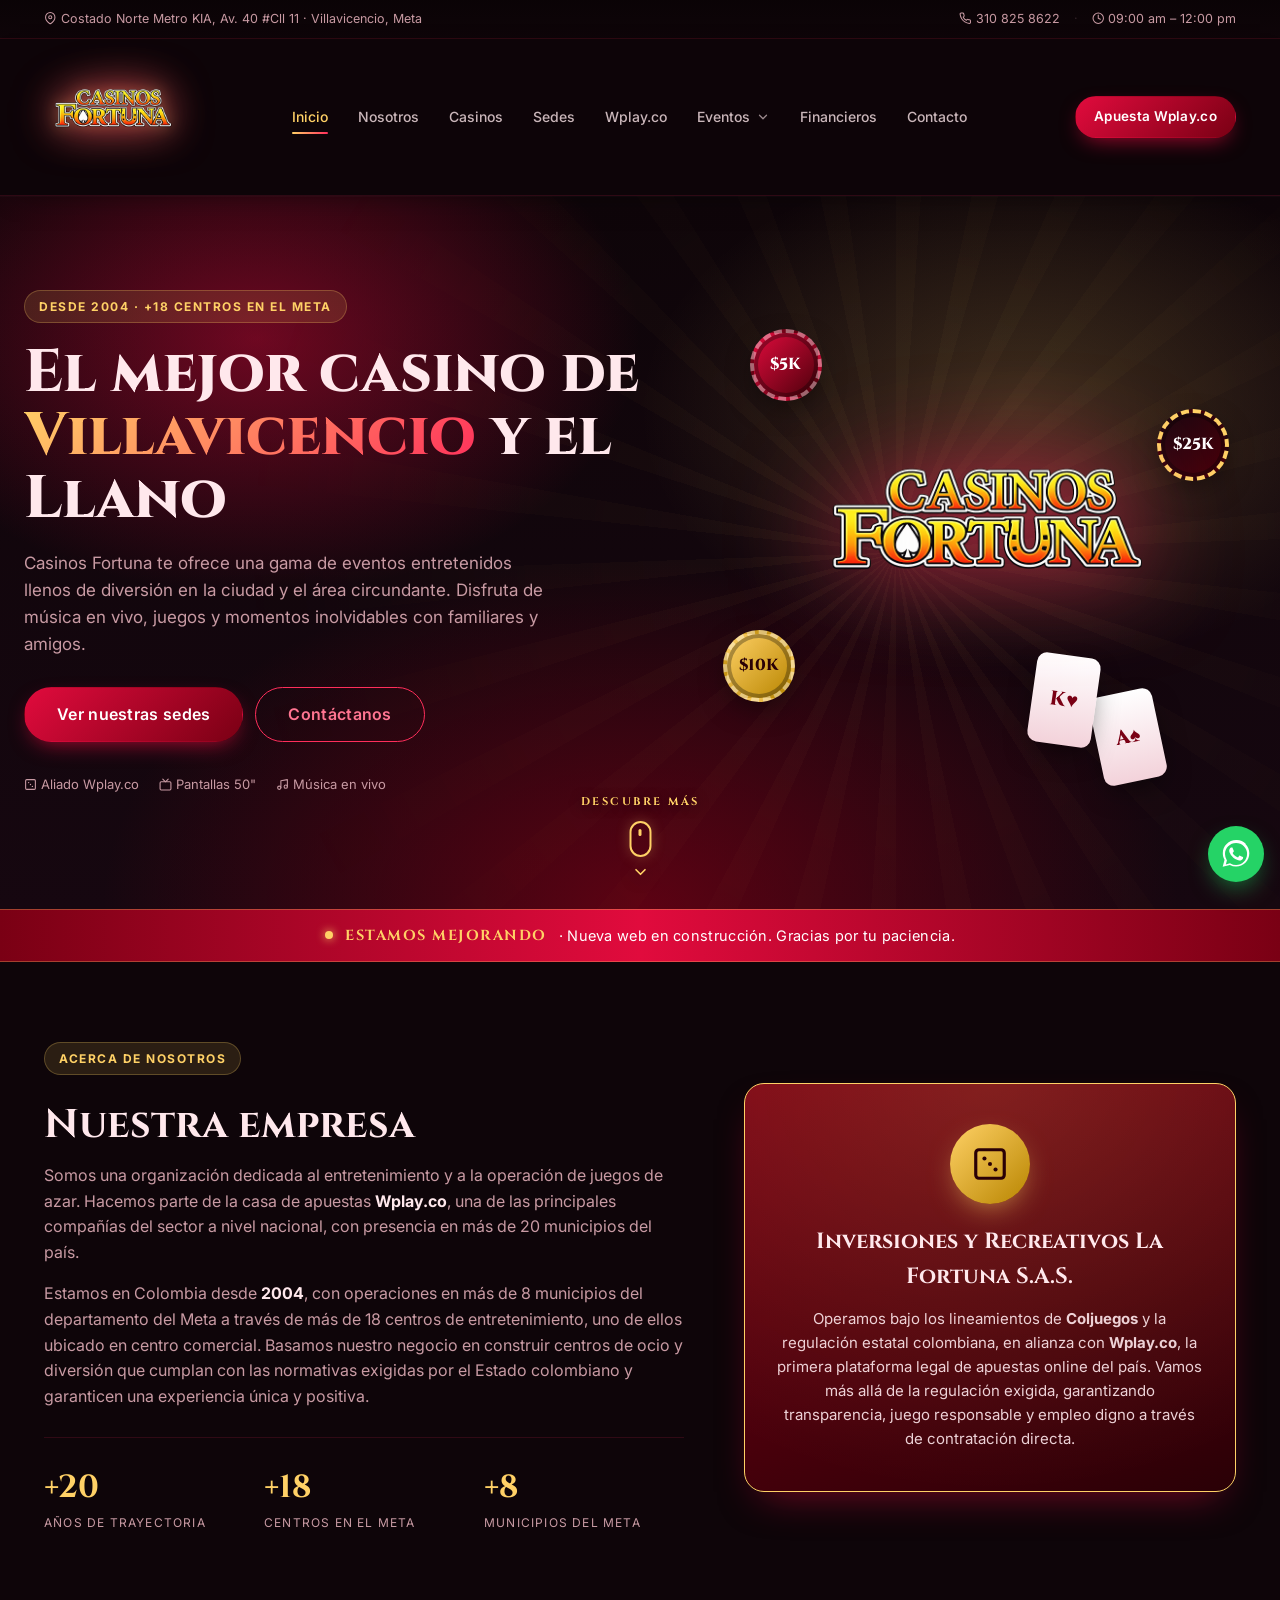
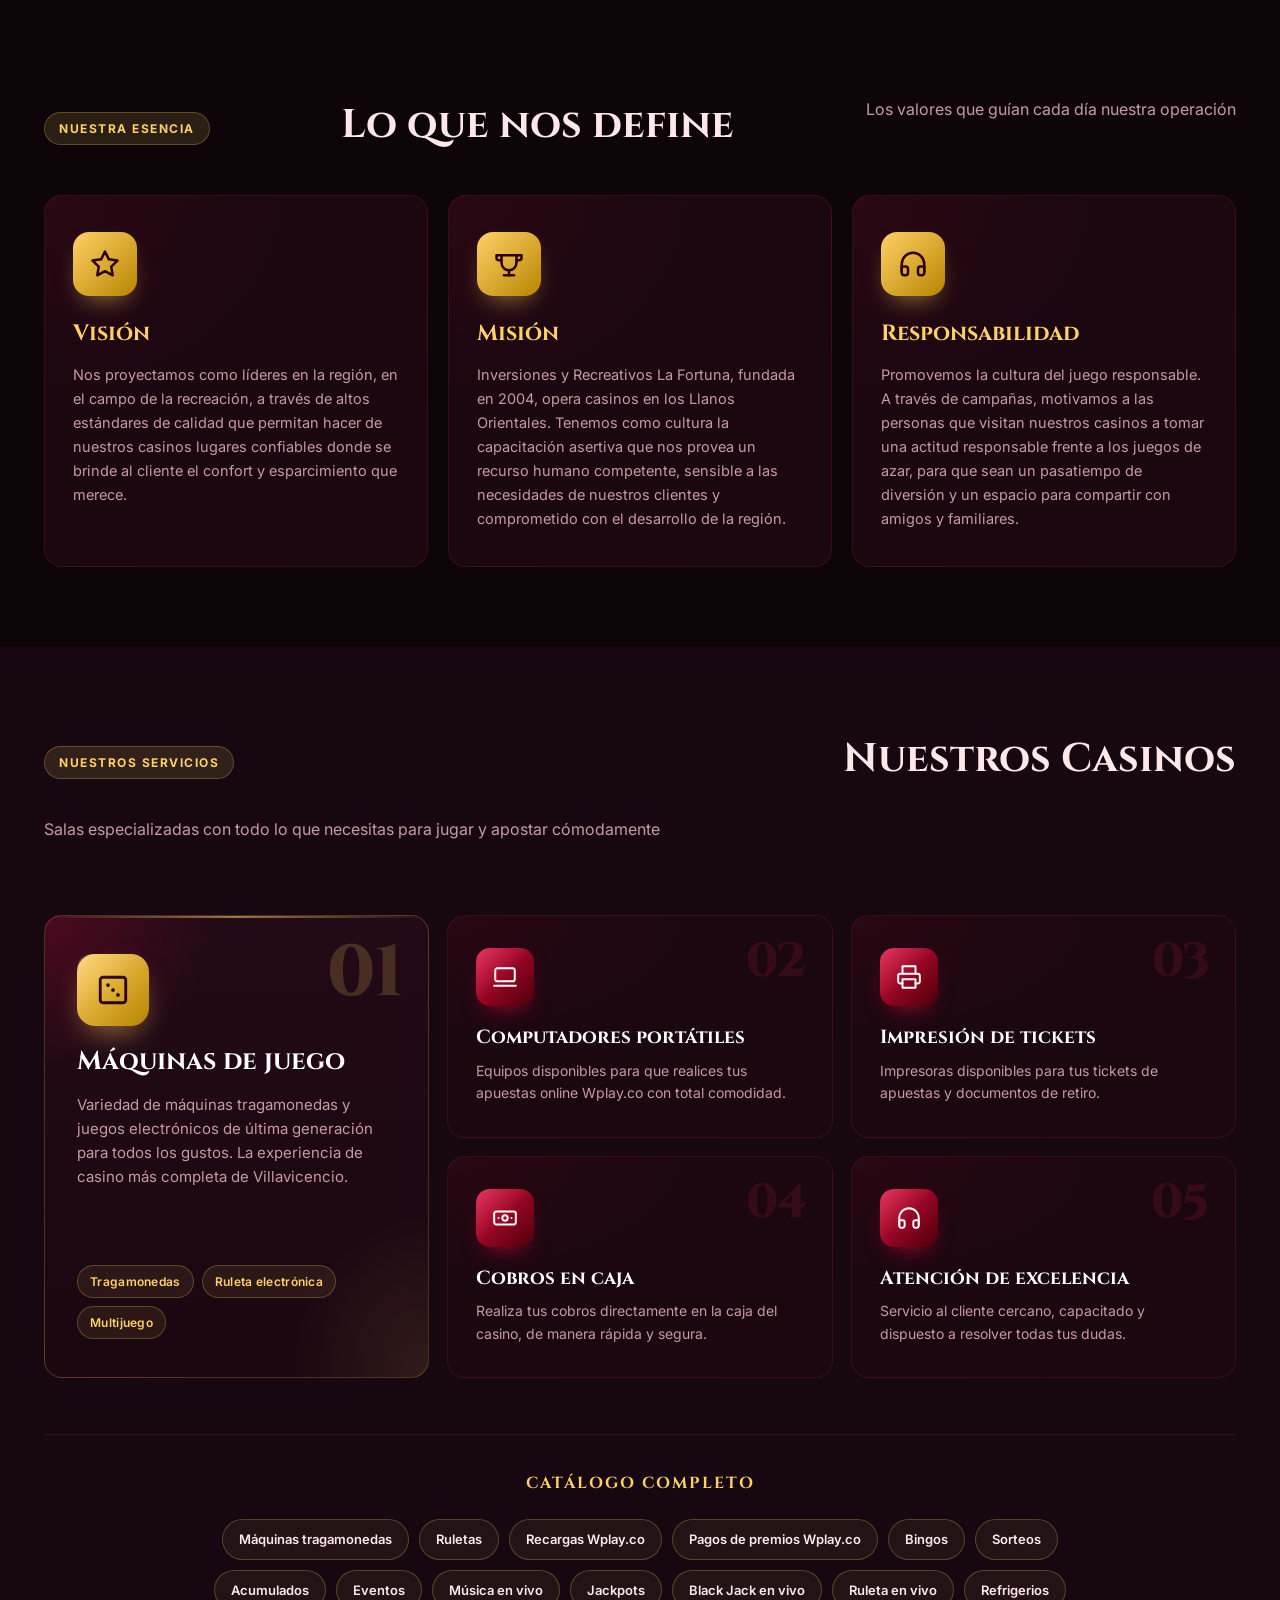
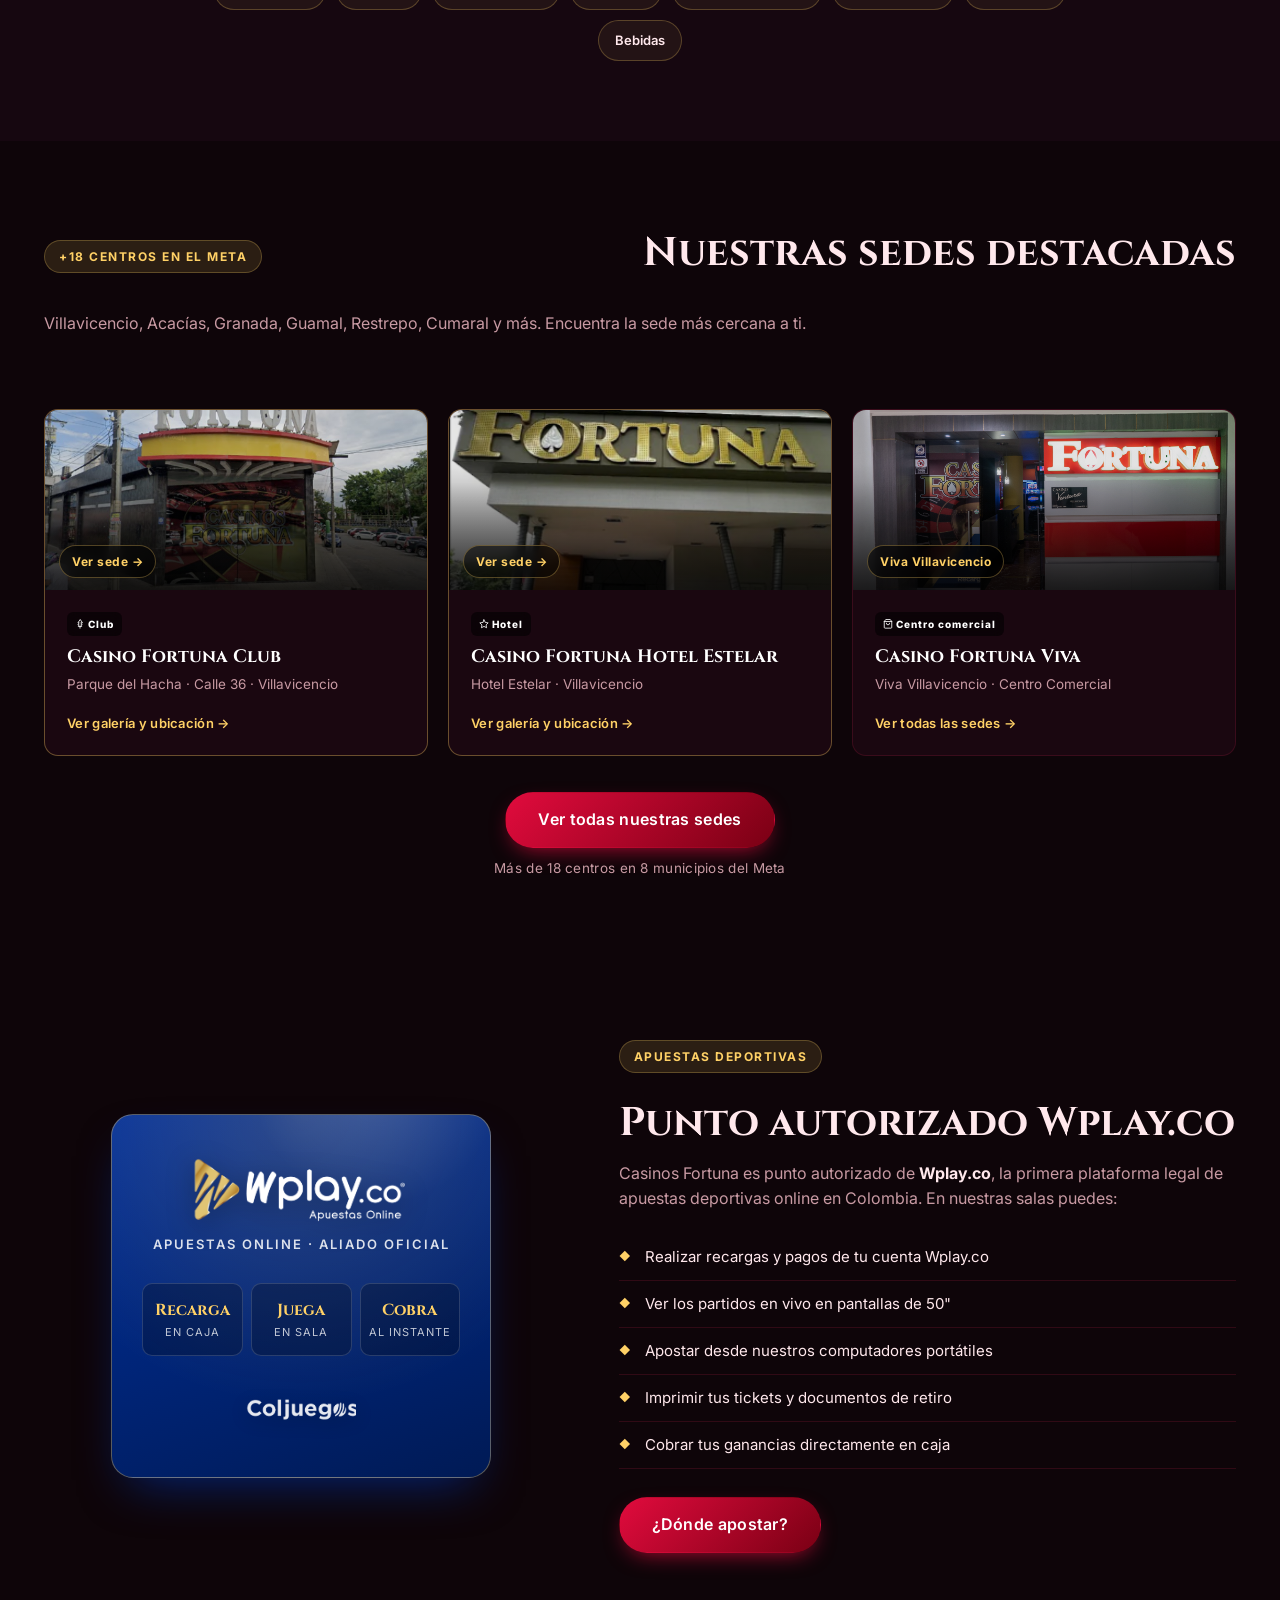
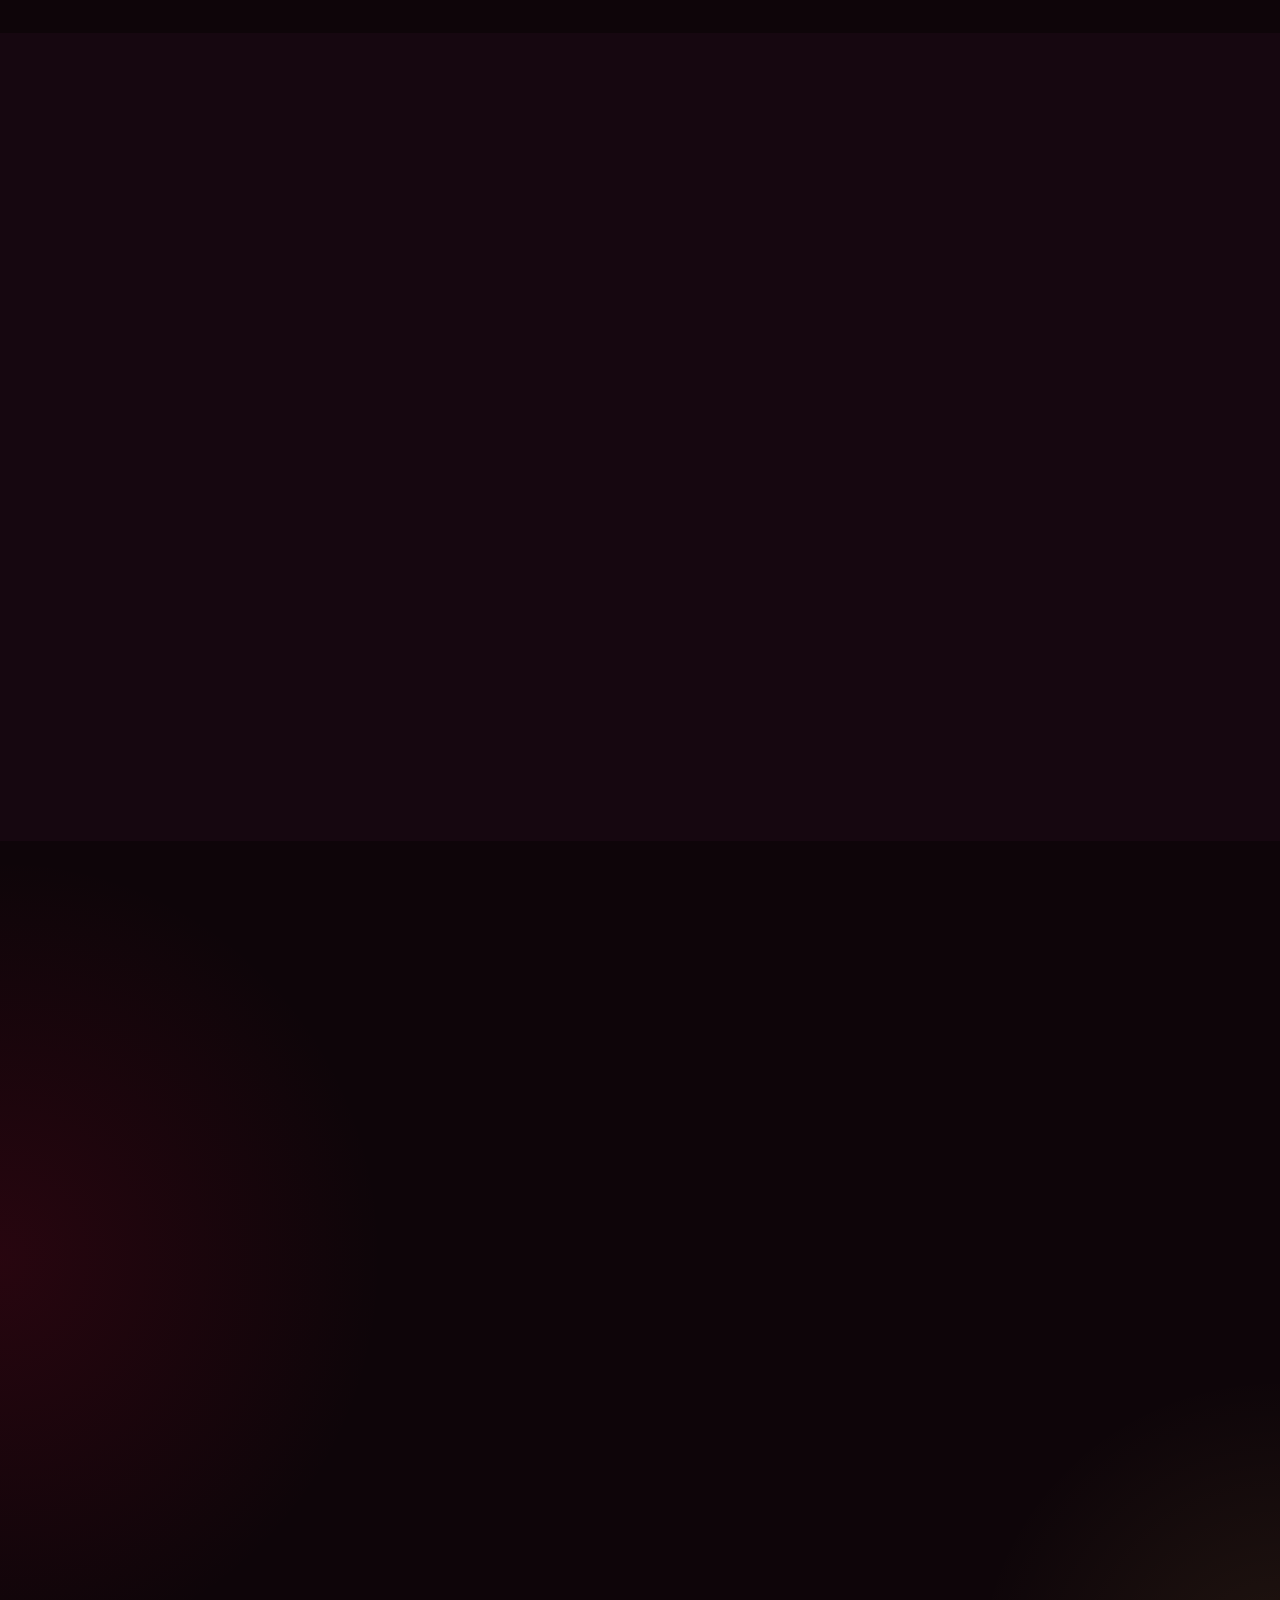
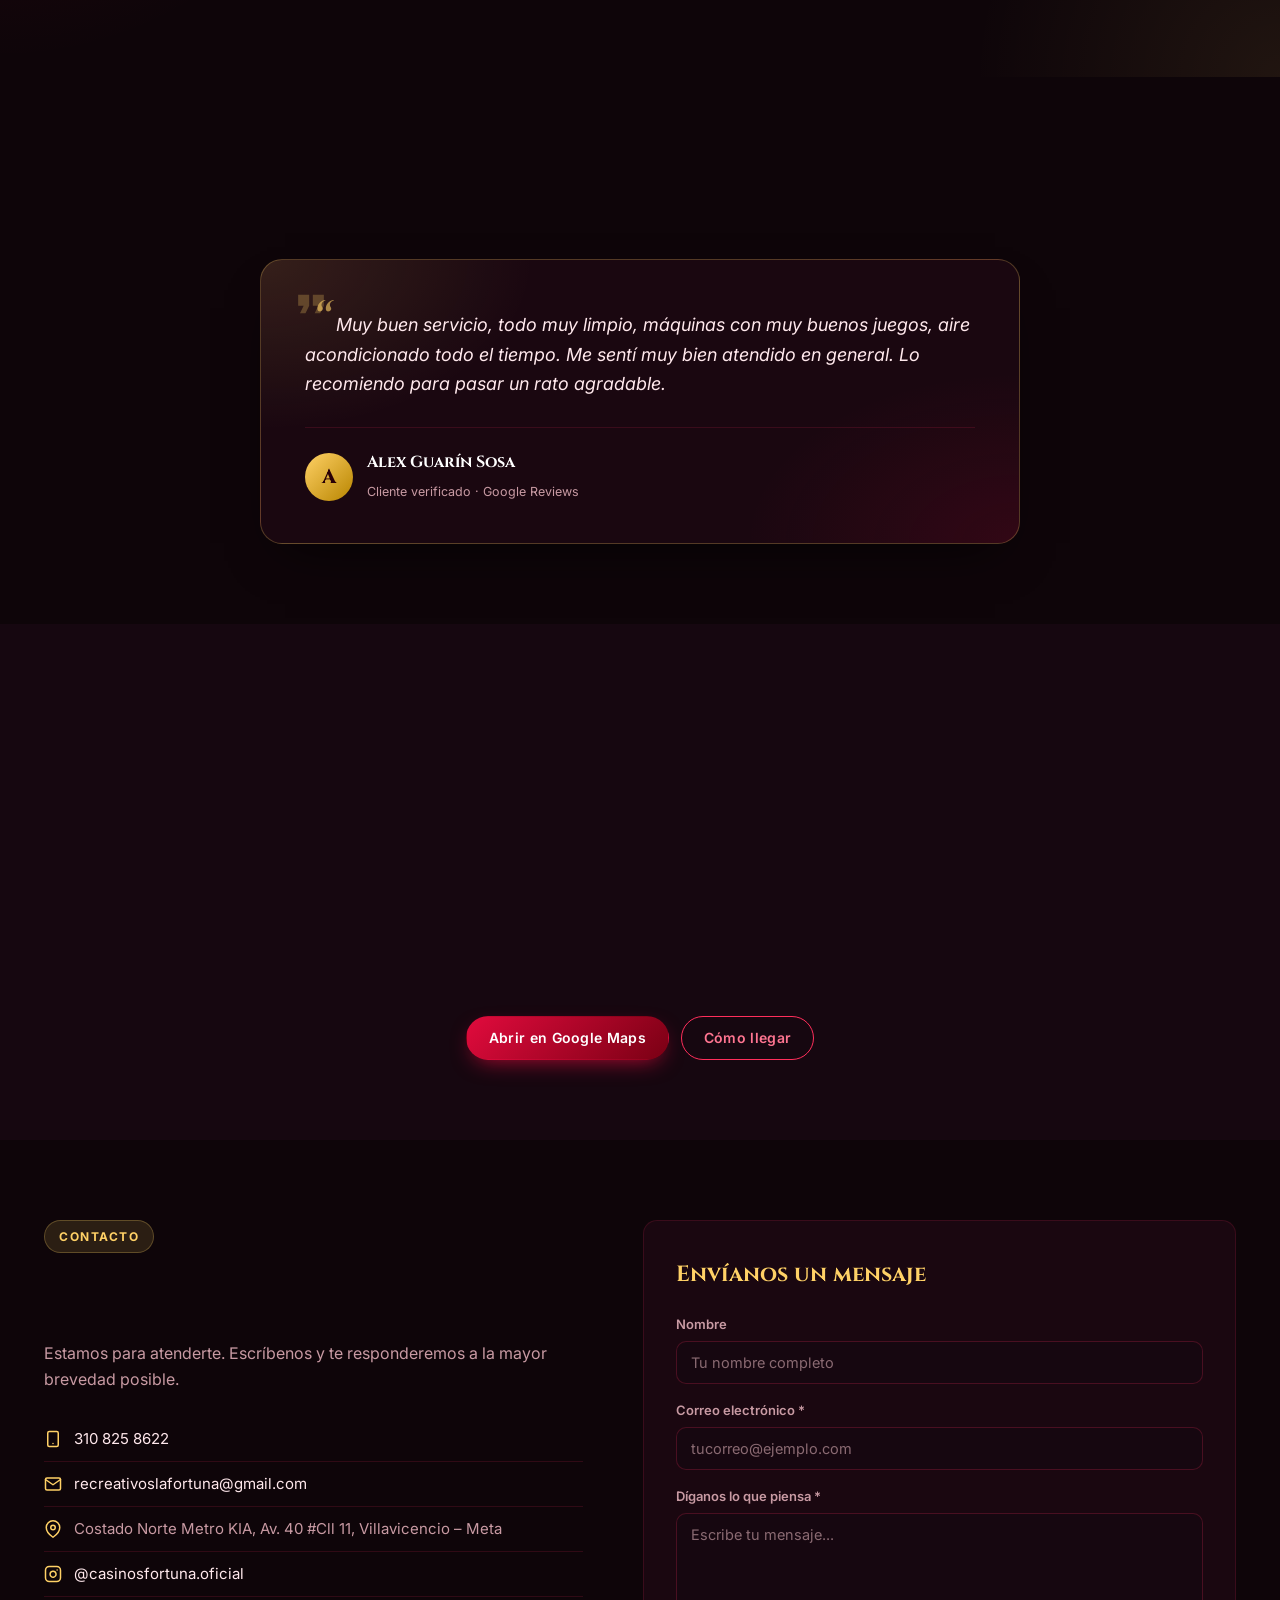
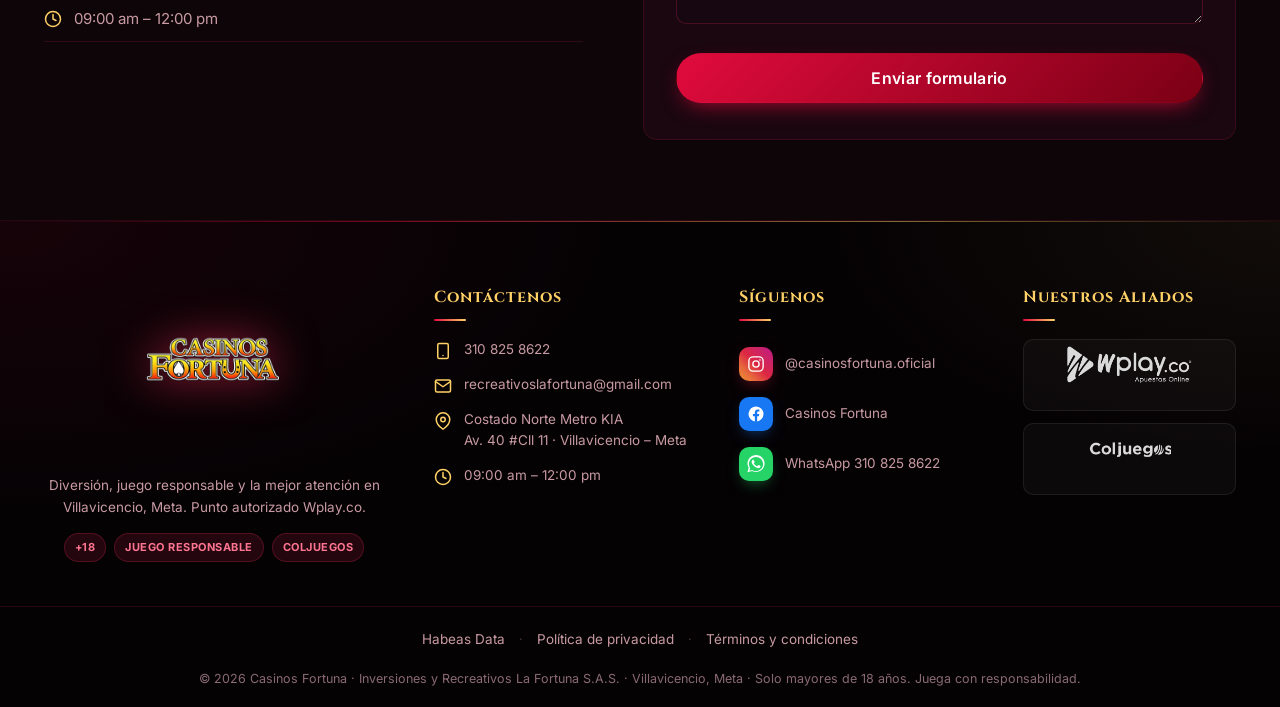
<file: index.html>
<!DOCTYPE html>
<html lang="es">
<head>
<meta charset="UTF-8" />
<meta name="viewport" content="width=device-width, initial-scale=1.0" />
<title>Casinos Fortuna — Villavicencio, Meta · Apuestas Wplay.co, eventos y diversión</title>
<meta name="description" content="Casinos Fortuna en Villavicencio (Meta). Salas especializadas para apuestas Wplay.co, música en vivo, eventos y la mejor atención. Costado Norte Metro KIA, Av. 40 #Cll 11." />
<link rel="icon" type="image/png" href="statics/logocasino.png" />
<link rel="preconnect" href="https://fonts.googleapis.com">
<link rel="preconnect" href="https://fonts.gstatic.com" crossorigin>
<link href="https://fonts.googleapis.com/css2?family=Cinzel:wght@600;800&family=Inter:wght@400;500;600;700;800&display=swap" rel="stylesheet">
<link rel="stylesheet" href="styles.css" />
</head>
<body>

<!-- SVG icon sprite -->
<svg width="0" height="0" style="position:absolute" aria-hidden="true">
  <defs>
    <symbol id="i-map-pin" viewBox="0 0 24 24"><path d="M21 10c0 7-9 13-9 13s-9-6-9-13a9 9 0 0 1 18 0z"/><circle cx="12" cy="10" r="3"/></symbol>
    <symbol id="i-phone" viewBox="0 0 24 24"><path d="M22 16.92v3a2 2 0 0 1-2.18 2 19.79 19.79 0 0 1-8.63-3.07 19.5 19.5 0 0 1-6-6 19.79 19.79 0 0 1-3.07-8.67A2 2 0 0 1 4.11 2h3a2 2 0 0 1 2 1.72c.13.96.37 1.9.7 2.81a2 2 0 0 1-.45 2.11L8.09 9.91a16 16 0 0 0 6 6l1.27-1.27a2 2 0 0 1 2.11-.45c.91.33 1.85.57 2.81.7A2 2 0 0 1 22 16.92z"/></symbol>
    <symbol id="i-smartphone" viewBox="0 0 24 24"><rect x="5" y="2" width="14" height="20" rx="2"/><line x1="12" y1="18" x2="12.01" y2="18"/></symbol>
    <symbol id="i-clock" viewBox="0 0 24 24"><circle cx="12" cy="12" r="10"/><polyline points="12 6 12 12 16 14"/></symbol>
    <symbol id="i-mail" viewBox="0 0 24 24"><rect x="2" y="4" width="20" height="16" rx="2"/><polyline points="22 6 12 13 2 6"/></symbol>
    <symbol id="i-instagram" viewBox="0 0 24 24"><rect x="2" y="2" width="20" height="20" rx="5"/><path d="M16 11.4a4 4 0 1 1-7.9 1.1A4 4 0 0 1 16 11.4z"/><line x1="17.5" y1="6.5" x2="17.51" y2="6.5"/></symbol>
    <symbol id="i-tv" viewBox="0 0 24 24"><rect x="2" y="7" width="20" height="15" rx="2"/><polyline points="17 2 12 7 7 2"/></symbol>
    <symbol id="i-music" viewBox="0 0 24 24"><path d="M9 18V5l12-2v13"/><circle cx="6" cy="18" r="3"/><circle cx="18" cy="16" r="3"/></symbol>
    <symbol id="i-mic" viewBox="0 0 24 24"><rect x="9" y="2" width="6" height="11" rx="3"/><path d="M19 10v2a7 7 0 0 1-14 0v-2"/><line x1="12" y1="19" x2="12" y2="23"/><line x1="8" y1="23" x2="16" y2="23"/></symbol>
    <symbol id="i-laptop" viewBox="0 0 24 24"><rect x="3" y="4" width="18" height="12" rx="2"/><path d="M2 20h20"/></symbol>
    <symbol id="i-printer" viewBox="0 0 24 24"><polyline points="6 9 6 2 18 2 18 9"/><path d="M6 18H4a2 2 0 0 1-2-2v-5a2 2 0 0 1 2-2h16a2 2 0 0 1 2 2v5a2 2 0 0 1-2 2h-2"/><rect x="6" y="14" width="12" height="8"/></symbol>
    <symbol id="i-cash" viewBox="0 0 24 24"><rect x="2" y="6" width="20" height="12" rx="2"/><circle cx="12" cy="12" r="2.5"/><line x1="6" y1="12" x2="6.01" y2="12"/><line x1="18" y1="12" x2="18.01" y2="12"/></symbol>
    <symbol id="i-headphones" viewBox="0 0 24 24"><path d="M3 18v-6a9 9 0 0 1 18 0v6"/><path d="M21 19a2 2 0 0 1-2 2h-1a2 2 0 0 1-2-2v-3a2 2 0 0 1 2-2h3zM3 19a2 2 0 0 0 2 2h1a2 2 0 0 0 2-2v-3a2 2 0 0 0-2-2H3z"/></symbol>
    <symbol id="i-dice" viewBox="0 0 24 24"><rect x="3" y="3" width="18" height="18" rx="2"/><circle cx="8.5" cy="8.5" r="1.3" fill="currentColor" stroke="none"/><circle cx="15.5" cy="15.5" r="1.3" fill="currentColor" stroke="none"/><circle cx="12" cy="12" r="1.3" fill="currentColor" stroke="none"/></symbol>
    <symbol id="i-trophy" viewBox="0 0 24 24"><path d="M6 9H4a2 2 0 0 1-2-2V5h4"/><path d="M18 9h2a2 2 0 0 0 2-2V5h-4"/><path d="M6 5h12v6a6 6 0 0 1-12 0V5z"/><line x1="12" y1="17" x2="12" y2="21"/><line x1="8" y1="21" x2="16" y2="21"/></symbol>
    <symbol id="i-gift" viewBox="0 0 24 24"><polyline points="20 12 20 22 4 22 4 12"/><rect x="2" y="7" width="20" height="5"/><line x1="12" y1="22" x2="12" y2="7"/><path d="M12 7H7.5a2.5 2.5 0 0 1 0-5C11 2 12 7 12 7z"/><path d="M12 7h4.5a2.5 2.5 0 0 0 0-5C13 2 12 7 12 7z"/></symbol>
    <symbol id="i-building" viewBox="0 0 24 24"><rect x="4" y="2" width="16" height="20" rx="1"/><path d="M10 18h4v4h-4z"/><line x1="8" y1="6" x2="8.01" y2="6"/><line x1="16" y1="6" x2="16.01" y2="6"/><line x1="12" y1="6" x2="12.01" y2="6"/><line x1="8" y1="10" x2="8.01" y2="10"/><line x1="16" y1="10" x2="16.01" y2="10"/><line x1="12" y1="10" x2="12.01" y2="10"/><line x1="8" y1="14" x2="8.01" y2="14"/><line x1="16" y1="14" x2="16.01" y2="14"/><line x1="12" y1="14" x2="12.01" y2="14"/></symbol>
    <symbol id="i-tree" viewBox="0 0 24 24"><path d="M12 2L7 9h3l-3 5h3l-2 4h8l-2-4h3l-3-5h3z"/><line x1="12" y1="18" x2="12" y2="22"/></symbol>
    <symbol id="i-bag" viewBox="0 0 24 24"><path d="M6 2L3 6v14a2 2 0 0 0 2 2h14a2 2 0 0 0 2-2V6l-3-4z"/><line x1="3" y1="6" x2="21" y2="6"/><path d="M16 10a4 4 0 0 1-8 0"/></symbol>
    <symbol id="i-sun" viewBox="0 0 24 24"><circle cx="12" cy="12" r="4"/><line x1="12" y1="2" x2="12" y2="4"/><line x1="12" y1="20" x2="12" y2="22"/><line x1="4.93" y1="4.93" x2="6.34" y2="6.34"/><line x1="17.66" y1="17.66" x2="19.07" y2="19.07"/><line x1="2" y1="12" x2="4" y2="12"/><line x1="20" y1="12" x2="22" y2="12"/><line x1="4.93" y1="19.07" x2="6.34" y2="17.66"/><line x1="17.66" y1="6.34" x2="19.07" y2="4.93"/></symbol>
    <symbol id="i-star" viewBox="0 0 24 24"><polygon points="12 2 15.09 8.26 22 9.27 17 14.14 18.18 21.02 12 17.77 5.82 21.02 7 14.14 2 9.27 8.91 8.26"/></symbol>
    <symbol id="i-search" viewBox="0 0 24 24"><circle cx="11" cy="11" r="8"/><line x1="21" y1="21" x2="16.65" y2="16.65"/></symbol>
    <symbol id="i-file-text" viewBox="0 0 24 24"><path d="M14 2H6a2 2 0 0 0-2 2v16a2 2 0 0 0 2 2h12a2 2 0 0 0 2-2V8z"/><polyline points="14 2 14 8 20 8"/><line x1="16" y1="13" x2="8" y2="13"/><line x1="16" y1="17" x2="8" y2="17"/></symbol>
  </defs>
</svg>

<!-- Top utility bar -->
<div class="topbar">
  <div class="topbar-inner">
    <div class="topbar-left">
      <span><svg class="ico"><use href="#i-map-pin"/></svg> Costado Norte Metro KIA, Av. 40 #Cll 11 · Villavicencio, Meta</span>
    </div>
    <div class="topbar-right">
      <a href="tel:3108258622"><svg class="ico"><use href="#i-phone"/></svg> 310 825 8622</a>
      <span class="divider">·</span>
      <span><svg class="ico"><use href="#i-clock"/></svg> 09:00 am – 12:00 pm</span>
    </div>
  </div>
</div>

<!-- Navbar -->
<header class="navbar">
  <div class="nav-inner">
    <a href="#" class="brand">
      <img src="statics/logocasino.png" alt="Casinos Fortuna" />
    </a>
    <nav class="nav-links">
      <a href="#inicio" class="active">Inicio</a>
      <a href="#nosotros">Nosotros</a>
      <a href="#casinos">Casinos</a>
      <a href="sedes.html">Sedes</a>
      <a href="#wplay">Wplay.co</a>
      <div class="nav-dropdown">
        <a href="#eventos" class="nav-dropdown-toggle">Eventos
          <svg class="nav-caret" viewBox="0 0 24 24" fill="none" stroke="currentColor" stroke-width="2" stroke-linecap="round" stroke-linejoin="round" aria-hidden="true"><polyline points="6 9 12 15 18 9"/></svg>
        </a>
        <div class="nav-dropdown-menu" role="menu">
          <a href="#eventos" role="menuitem">Bingos</a>
          <a href="#eventos" role="menuitem">Acumulados</a>
          <a href="#eventos" role="menuitem">Premios</a>
          <a href="#eventos" role="menuitem">Música en vivo</a>
        </div>
      </div>
      <a href="financieros.html">Financieros</a>
      <a href="#contacto">Contacto</a>
    </nav>
    <div class="nav-actions">
      <a href="#wplay" class="btn btn-primary">Apuesta Wplay.co</a>
    </div>
    <button class="hamburger" aria-label="Menú"><span></span><span></span><span></span></button>
  </div>
</header>

<!-- Hero -->
<section id="inicio" class="hero">
  <div class="hero-bg"></div>
  <div class="hero-rays"></div>
  <div class="hero-content">
    <div class="hero-text">
      <span class="hero-eyebrow">Desde 2004 · +18 centros en el Meta</span>
      <h1>El mejor casino de <span class="accent">Villavicencio</span> y el Llano</h1>
      <p>Casinos Fortuna te ofrece una gama de eventos entretenidos llenos de diversión en la ciudad y el área circundante. Disfruta de música en vivo, juegos y momentos inolvidables con familiares y amigos.</p>
      <div class="hero-cta">
        <a href="sedes.html" class="btn btn-primary btn-lg">Ver nuestras sedes</a>
        <a href="#contacto" class="btn btn-outline btn-lg">Contáctanos</a>
      </div>
      <div class="hero-trust">
        <span><svg class="ico"><use href="#i-dice"/></svg> Aliado Wplay.co</span>
        <span><svg class="ico"><use href="#i-tv"/></svg> Pantallas 50"</span>
        <span><svg class="ico"><use href="#i-music"/></svg> Música en vivo</span>
      </div>
    </div>
    <div class="hero-visual">
      <img src="statics/logocasino.png" alt="Logo Casinos Fortuna" class="hero-logo" />
      <div class="chip chip-a">$5K</div>
      <div class="chip chip-b">$10K</div>
      <div class="chip chip-c">$25K</div>
      <div class="card-deco card-a">A♠</div>
      <div class="card-deco card-b">K♥</div>
    </div>
  </div>
  <a href="#nosotros" class="scroll-hint" aria-label="Desplazarse hacia abajo">
    <span class="scroll-hint-text">Descubre más</span>
    <span class="scroll-hint-mouse">
      <span class="scroll-hint-dot"></span>
    </span>
    <svg class="scroll-hint-arrow" viewBox="0 0 24 24" fill="none" stroke="currentColor" stroke-width="2.2" stroke-linecap="round" stroke-linejoin="round" aria-hidden="true">
      <polyline points="6 9 12 15 18 9"/>
    </svg>
  </a>
</section>

<!-- Banner notice -->
<section class="notice">
  <div class="container notice-inner">
    <span class="dot pulse"></span>
    <strong>Estamos mejorando</strong>
    <span>· Nueva web en construcción. Gracias por tu paciencia.</span>
  </div>
</section>

<!-- About -->
<section id="nosotros" class="section">
  <div class="container about-grid">
    <div>
      <span class="hero-eyebrow">Acerca de nosotros</span>
      <h2 class="section-title left">Nuestra empresa</h2>
      <p class="lead">Somos una organización dedicada al entretenimiento y a la operación de juegos de azar. Hacemos parte de la casa de apuestas <strong>Wplay.co</strong>, una de las principales compañías del sector a nivel nacional, con presencia en más de 20 municipios del país.</p>
      <p class="lead">Estamos en Colombia desde <strong>2004</strong>, con operaciones en más de 8 municipios del departamento del Meta a través de más de 18 centros de entretenimiento, uno de ellos ubicado en centro comercial. Basamos nuestro negocio en construir centros de ocio y diversión que cumplan con las normativas exigidas por el Estado colombiano y garanticen una experiencia única y positiva.</p>
      <div class="about-stats">
        <div><strong data-count="20" data-prefix="+">+20</strong><span>Años de trayectoria</span></div>
        <div><strong data-count="18" data-prefix="+">+18</strong><span>Centros en el Meta</span></div>
        <div><strong data-count="8" data-prefix="+">+8</strong><span>Municipios del Meta</span></div>
      </div>
    </div>
    <div class="about-card">
      <div class="about-coin"><svg class="ico"><use href="#i-dice"/></svg></div>
      <h3>Inversiones y Recreativos La Fortuna S.A.S.</h3>
      <p>Operamos bajo los lineamientos de <strong>Coljuegos</strong> y la regulación estatal colombiana, en alianza con <strong>Wplay.co</strong>, la primera plataforma legal de apuestas online del país. Vamos más allá de la regulación exigida, garantizando transparencia, juego responsable y empleo digno a través de contratación directa.</p>
    </div>
  </div>
</section>

<!-- Nuestra esencia: Vision, Mision, Responsabilidad -->
<section class="section">
  <div class="container">
    <div class="section-head center-head">
      <span class="hero-eyebrow">Nuestra esencia</span>
      <h2 class="section-title">Lo que nos define</h2>
      <p class="section-sub">Los valores que guían cada día nuestra operación</p>
    </div>

    <div class="essence-grid">
      <article class="essence-card">
        <div class="essence-icon"><svg class="ico"><use href="#i-star"/></svg></div>
        <h3>Visión</h3>
        <p>Nos proyectamos como líderes en la región, en el campo de la recreación, a través de altos estándares de calidad que permitan hacer de nuestros casinos lugares confiables donde se brinde al cliente el confort y esparcimiento que merece.</p>
      </article>
      <article class="essence-card">
        <div class="essence-icon"><svg class="ico"><use href="#i-trophy"/></svg></div>
        <h3>Misión</h3>
        <p>Inversiones y Recreativos La Fortuna, fundada en 2004, opera casinos en los Llanos Orientales. Tenemos como cultura la capacitación asertiva que nos provea un recurso humano competente, sensible a las necesidades de nuestros clientes y comprometido con el desarrollo de la región.</p>
      </article>
      <article class="essence-card">
        <div class="essence-icon"><svg class="ico"><use href="#i-headphones"/></svg></div>
        <h3>Responsabilidad</h3>
        <p>Promovemos la cultura del juego responsable. A través de campañas, motivamos a las personas que visitan nuestros casinos a tomar una actitud responsable frente a los juegos de azar, para que sean un pasatiempo de diversión y un espacio para compartir con amigos y familiares.</p>
      </article>
    </div>
  </div>
</section>

<!-- Nuestros Casinos -->
<section id="casinos" class="section section-dark">
  <div class="container">
    <div class="section-head center-head">
      <span class="hero-eyebrow">Nuestros servicios</span>
      <h2 class="section-title">Nuestros Casinos</h2>
      <p class="section-sub">Salas especializadas con todo lo que necesitas para jugar y apostar cómodamente</p>
    </div>

    <div class="feature-bento">
      <article class="feature-card feature-featured">
        <span class="feature-num">01</span>
        <div class="feature-icon feature-icon-lg"><svg class="ico"><use href="#i-dice"/></svg></div>
        <h3>Máquinas de juego</h3>
        <p>Variedad de máquinas tragamonedas y juegos electrónicos de última generación para todos los gustos. La experiencia de casino más completa de Villavicencio.</p>
        <div class="feature-tags">
          <span>Tragamonedas</span>
          <span>Ruleta electrónica</span>
          <span>Multijuego</span>
        </div>
      </article>

      <article class="feature-card">
        <span class="feature-num">02</span>
        <div class="feature-icon"><svg class="ico"><use href="#i-laptop"/></svg></div>
        <h3>Computadores portátiles</h3>
        <p>Equipos disponibles para que realices tus apuestas online Wplay.co con total comodidad.</p>
      </article>

      <article class="feature-card">
        <span class="feature-num">03</span>
        <div class="feature-icon"><svg class="ico"><use href="#i-printer"/></svg></div>
        <h3>Impresión de tickets</h3>
        <p>Impresoras disponibles para tus tickets de apuestas y documentos de retiro.</p>
      </article>

      <article class="feature-card">
        <span class="feature-num">04</span>
        <div class="feature-icon"><svg class="ico"><use href="#i-cash"/></svg></div>
        <h3>Cobros en caja</h3>
        <p>Realiza tus cobros directamente en la caja del casino, de manera rápida y segura.</p>
      </article>

      <article class="feature-card">
        <span class="feature-num">05</span>
        <div class="feature-icon"><svg class="ico"><use href="#i-headphones"/></svg></div>
        <h3>Atención de excelencia</h3>
        <p>Servicio al cliente cercano, capacitado y dispuesto a resolver todas tus dudas.</p>
      </article>
    </div>

    <div class="catalog">
      <h4 class="catalog-title">Catálogo completo</h4>
      <div class="catalog-tags">
        <span>Máquinas tragamonedas</span>
        <span>Ruletas</span>
        <span>Recargas Wplay.co</span>
        <span>Pagos de premios Wplay.co</span>
        <span>Bingos</span>
        <span>Sorteos</span>
        <span>Acumulados</span>
        <span>Eventos</span>
        <span>Música en vivo</span>
        <span>Jackpots</span>
        <span>Black Jack en vivo</span>
        <span>Ruleta en vivo</span>
        <span>Refrigerios</span>
        <span>Bebidas</span>
      </div>
    </div>
  </div>
</section>

<!-- Nuestras Sedes (destacadas) -->
<section id="sedes" class="section">
  <div class="container">
    <div class="section-head center-head">
      <span class="hero-eyebrow">+18 centros en el Meta</span>
      <h2 class="section-title">Nuestras sedes destacadas</h2>
      <p class="section-sub">Villavicencio, Acacías, Granada, Guamal, Restrepo, Cumaral y más. Encuentra la sede más cercana a ti.</p>
    </div>

    <div class="sede-grid">
      <article class="sede-card sede-featured">
        <a href="parque-acha.html" class="sede-art sede-art-img" style="background-image:url('statics/parque-acha/uno.png');">
          <span class="sede-overlay-tag">Ver sede →</span>
        </a>
        <div class="sede-body">
          <span class="tile-tag"><svg class="ico"><use href="#i-tree"/></svg> Club</span>
          <h3>Casino Fortuna Club</h3>
          <p>Parque del Hacha · Calle 36 · Villavicencio</p>
          <a href="parque-acha.html" class="sede-link">Ver galería y ubicación →</a>
        </div>
      </article>
      <article class="sede-card sede-featured">
        <a href="hotel-estelar.html" class="sede-art sede-art-img" style="background-image:url('statics/hotel-estelar/uno.png');">
          <span class="sede-overlay-tag">Ver sede →</span>
        </a>
        <div class="sede-body">
          <span class="tile-tag"><svg class="ico"><use href="#i-star"/></svg> Hotel</span>
          <h3>Casino Fortuna Hotel Estelar</h3>
          <p>Hotel Estelar · Villavicencio</p>
          <a href="hotel-estelar.html" class="sede-link">Ver galería y ubicación →</a>
        </div>
      </article>
      <article class="sede-card">
        <div class="sede-art sede-art-img" style="background-image:url('statics/viva/uno.jpg');">
          <span class="sede-overlay-tag">Viva Villavicencio</span>
        </div>
        <div class="sede-body">
          <span class="tile-tag"><svg class="ico"><use href="#i-bag"/></svg> Centro comercial</span>
          <h3>Casino Fortuna Viva</h3>
          <p>Viva Villavicencio · Centro Comercial</p>
          <a href="sedes.html" class="sede-link">Ver todas las sedes →</a>
        </div>
      </article>
    </div>

    <div class="sedes-cta">
      <a href="sedes.html" class="btn btn-primary btn-lg">Ver todas nuestras sedes</a>
      <span class="sedes-cta-note">Más de 18 centros en 8 municipios del Meta</span>
    </div>
  </div>
</section>

<!-- Wplay.co -->
<section id="wplay" class="section">
  <div class="container wplay-grid">
    <div class="wplay-visual">
      <div class="wplay-card">
        <img src="statics/Wplay-Logo-blanco.png" alt="Wplay.co" class="wplay-logo-img" />
        <p class="wplay-tag">Apuestas online · Aliado oficial</p>
        <div class="wplay-points">
          <div><strong>Recarga</strong><span>en caja</span></div>
          <div><strong>Juega</strong><span>en sala</span></div>
          <div><strong>Cobra</strong><span>al instante</span></div>
        </div>
        <img src="statics/coljuegos-logo_0.png" alt="Autorizado por Coljuegos" class="wplay-coljuegos" />
      </div>
    </div>
    <div>
      <span class="hero-eyebrow">Apuestas deportivas</span>
      <h2 class="section-title left">Punto autorizado Wplay.co</h2>
      <p class="lead">Casinos Fortuna es punto autorizado de <strong>Wplay.co</strong>, la primera plataforma legal de apuestas deportivas online en Colombia. En nuestras salas puedes:</p>
      <ul class="vip-list">
        <li>Realizar recargas y pagos de tu cuenta Wplay.co</li>
        <li>Ver los partidos en vivo en pantallas de 50"</li>
        <li>Apostar desde nuestros computadores portátiles</li>
        <li>Imprimir tus tickets y documentos de retiro</li>
        <li>Cobrar tus ganancias directamente en caja</li>
      </ul>
      <a href="#contacto" class="btn btn-primary btn-lg">¿Dónde apostar?</a>
    </div>
  </div>
</section>

<!-- Lo último -->
<section id="eventos" class="section section-dark">
  <div class="container">
    <div class="news-head">
      <div>
        <span class="hero-eyebrow">Lo último</span>
        <h2 class="section-title left">Noticias y novedades</h2>
        <p class="section-sub left">Mantente al día con lo último de Casinos Fortuna</p>
      </div>
      <a href="https://www.instagram.com/casinosfortuna.oficial" target="_blank" rel="noopener" class="btn btn-outline">
        <svg class="ico"><use href="#i-instagram"/></svg> Ver más en Instagram
      </a>
    </div>

    <div class="news-grid">
      <article class="news-card">
        <a href="statics/lo-ultimo/uno.jpeg" target="_blank" class="news-art">
          <img src="statics/lo-ultimo/uno.jpeg" alt="Casinos Fortuna — Noticia 1" loading="lazy" />
          <span class="news-badge">Nuevo</span>
        </a>
        <div class="news-body">
          <span class="news-meta"><svg class="ico"><use href="#i-clock"/></svg> Reciente</span>
          <h3>Novedades en Casinos Fortuna</h3>
          <p>Sigue de cerca todo lo que está pasando en nuestras sedes de Villavicencio.</p>
        </div>
      </article>
      <article class="news-card">
        <a href="statics/lo-ultimo/dos.jpeg" target="_blank" class="news-art">
          <img src="statics/lo-ultimo/dos.jpeg" alt="Casinos Fortuna — Noticia 2" loading="lazy" />
          <span class="news-badge">Destacado</span>
        </a>
        <div class="news-body">
          <span class="news-meta"><svg class="ico"><use href="#i-clock"/></svg> Reciente</span>
          <h3>Eventos y promociones</h3>
          <p>Nuevas actividades especiales para nuestros clientes en el Hotel Estelar y el Parque del Hacha.</p>
        </div>
      </article>
      <article class="news-card">
        <a href="statics/lo-ultimo/tres.jpeg" target="_blank" class="news-art">
          <img src="statics/lo-ultimo/tres.jpeg" alt="Casinos Fortuna — Noticia 3" loading="lazy" />
          <span class="news-badge">Wplay.co</span>
        </a>
        <div class="news-body">
          <span class="news-meta"><svg class="ico"><use href="#i-clock"/></svg> Reciente</span>
          <h3>Apuestas y entretenimiento</h3>
          <p>Lo mejor de Wplay.co directamente en nuestras salas autorizadas.</p>
        </div>
      </article>
    </div>
  </div>
</section>

<!-- Vive la experiencia (video) -->
<section class="section video-section">
  <div class="container video-grid">
    <div class="video-wrap">
      <video
        src="statics/bienvenida-hotel-estelar.mp4"
        autoplay muted loop playsinline
        poster="statics/logocasino.png"
        preload="metadata">
        Tu navegador no soporta video HTML5.
      </video>
      <button class="video-sound" id="videoSound" aria-label="Activar sonido">
        <svg viewBox="0 0 24 24" fill="currentColor" xmlns="http://www.w3.org/2000/svg">
          <path d="M3 9v6h4l5 5V4L7 9H3zm13.5 3a4.5 4.5 0 0 0-2.5-4.03v8.06A4.5 4.5 0 0 0 16.5 12z"/>
          <line class="muted-slash" x1="3" y1="3" x2="21" y2="21" stroke="currentColor" stroke-width="2" stroke-linecap="round"/>
        </svg>
      </button>
    </div>
    <div>
      <span class="hero-eyebrow">Vive la experiencia</span>
      <h2 class="section-title left">¡Bienvenidos al mejor casino de Villavicencio!</h2>
      <p class="lead">En <strong>Casino Fortuna Hotel Estelar</strong> vivirás una experiencia única: máquinas de juego de última generación, ambiente elegante, atención personalizada y la mejor compañía. Todo en el corazón del Llano.</p>
      <ul class="vip-list">
        <li>Salas amplias, climatizadas y seguras</li>
        <li>Eventos y música en vivo todos los fines de semana</li>
        <li>Punto autorizado Wplay.co</li>
        <li>Atención al cliente de excelencia</li>
      </ul>
      <div class="hero-cta">
        <a href="#sedes" class="btn btn-primary btn-lg">Visítanos</a>
        <a href="https://www.instagram.com/casinosfortuna.oficial" target="_blank" rel="noopener" class="btn btn-outline btn-lg">Síguenos en Instagram</a>
      </div>
    </div>
  </div>
</section>

<!-- Testimonios -->
<section class="section">
  <div class="container">
    <div class="section-head center-head">
      <span class="hero-eyebrow">Testimonios</span>
      <h2 class="section-title">Lo que dicen nuestros clientes</h2>
    </div>

    <div class="testimonial-card">
      <svg class="quote-mark" viewBox="0 0 24 24" fill="currentColor" aria-hidden="true">
        <path d="M6 17h3l2-4V7H5v6h3l-2 4zm8 0h3l2-4V7h-6v6h3l-2 4z"/>
      </svg>
      <blockquote>
        Muy buen servicio, todo muy limpio, máquinas con muy buenos juegos, aire acondicionado todo el tiempo. Me sentí muy bien atendido en general. Lo recomiendo para pasar un rato agradable.
      </blockquote>
      <div class="testimonial-author">
        <div class="testimonial-avatar">A</div>
        <div>
          <strong>Alex Guarín Sosa</strong>
          <span>Cliente verificado · Google Reviews</span>
        </div>
      </div>
    </div>
  </div>
</section>

<!-- Ubicación -->
<section class="section section-dark">
  <div class="container">
    <h2 class="section-title">♦ Ubicación ♦</h2>
    <p class="section-sub">Visítanos en Casino Fortuna Hotel Estelar, Villavicencio</p>

    <div class="map-wrap map-clean">
      <iframe
        src="https://www.google.com/maps/embed?pb=!1m18!1m12!1m3!1d15917.799133622466!2d-73.65749591284182!3d4.131558500000002!2m3!1f0!2f0!3f0!3m2!1i1024!2i768!4f13.1!3m3!1m2!1s0x8e3e2fcc4a41e0f7%3A0xa4dc76ae0901f702!2sCasino%20Fortuna%20HOTEL%20ESTELAR!5e0!3m2!1ses-419!2sco!4v1779247205208!5m2!1ses-419!2sco"
        width="100%" height="420" style="border:0;"
        allowfullscreen="" loading="lazy" referrerpolicy="no-referrer-when-downgrade"
        title="Ubicación Casino Fortuna Hotel Estelar">
      </iframe>
    </div>

    <div class="map-actions">
      <a href="https://www.google.com/maps/place/Casino+Fortuna+HOTEL+ESTELAR" target="_blank" rel="noopener" class="btn btn-primary">Abrir en Google Maps</a>
      <a href="https://www.google.com/maps/dir/?api=1&destination=Casino+Fortuna+HOTEL+ESTELAR+Villavicencio" target="_blank" rel="noopener" class="btn btn-outline">Cómo llegar</a>
    </div>
  </div>
</section>

<!-- Contacto -->
<section id="contacto" class="section">
  <div class="container contact-grid">
    <div>
      <span class="hero-eyebrow">Contacto</span>
      <h2 class="section-title left">Contáctenos</h2>
      <p class="lead">Estamos para atenderte. Escríbenos y te responderemos a la mayor brevedad posible.</p>
      <ul class="contact-list">
        <li><svg class="ico"><use href="#i-smartphone"/></svg><span><a href="tel:3108258622">310 825 8622</a></span></li>
        <li><svg class="ico"><use href="#i-mail"/></svg><span><a href="mailto:recreativoslafortuna@gmail.com">recreativoslafortuna@gmail.com</a></span></li>
        <li><svg class="ico"><use href="#i-map-pin"/></svg><span>Costado Norte Metro KIA, Av. 40 #Cll 11, Villavicencio – Meta</span></li>
        <li><svg class="ico"><use href="#i-instagram"/></svg><span><a href="https://www.instagram.com/casinosfortuna.oficial" target="_blank" rel="noopener">@casinosfortuna.oficial</a></span></li>
        <li><svg class="ico"><use href="#i-clock"/></svg><span>09:00 am – 12:00 pm</span></li>
      </ul>
    </div>
    <form class="contact-form" onsubmit="event.preventDefault(); alert('Gracias por escribirnos. Te contactaremos pronto.'); this.reset();">
      <h3>Envíanos un mensaje</h3>
      <label>
        <span>Nombre</span>
        <input type="text" name="nombre" required placeholder="Tu nombre completo" />
      </label>
      <label>
        <span>Correo electrónico *</span>
        <input type="email" name="email" required placeholder="tucorreo@ejemplo.com" />
      </label>
      <label>
        <span>Díganos lo que piensa *</span>
        <textarea name="mensaje" rows="5" required placeholder="Escribe tu mensaje..."></textarea>
      </label>
      <button type="submit" class="btn btn-primary btn-lg">Enviar formulario</button>
    </form>
  </div>
</section>

<!-- Footer -->
<footer class="footer">
  <div class="container footer-grid">
    <div class="footer-brand">
      <a href="#" class="brand brand-footer">
        <img src="statics/logocasino.png" alt="Casinos Fortuna" />
      </a>
      <p class="muted">Diversión, juego responsable y la mejor atención en Villavicencio, Meta. Punto autorizado Wplay.co.</p>
      <div class="badges">
        <span class="badge">+18</span>
        <span class="badge">Juego responsable</span>
        <span class="badge">Coljuegos</span>
      </div>
    </div>
    <div>
      <h4>Contáctenos</h4>
      <ul class="footer-contact">
        <li>
          <svg class="ico"><use href="#i-smartphone"/></svg>
          <a href="tel:3108258622">310 825 8622</a>
        </li>
        <li>
          <svg class="ico"><use href="#i-mail"/></svg>
          <a href="mailto:recreativoslafortuna@gmail.com">recreativoslafortuna@gmail.com</a>
        </li>
        <li>
          <svg class="ico"><use href="#i-map-pin"/></svg>
          <span>Costado Norte Metro KIA<br>Av. 40 #Cll 11 · Villavicencio – Meta</span>
        </li>
        <li>
          <svg class="ico"><use href="#i-clock"/></svg>
          <span>09:00 am – 12:00 pm</span>
        </li>
      </ul>
    </div>
    <div>
      <h4>Síguenos</h4>
      <a href="https://www.instagram.com/casinosfortuna.oficial" target="_blank" rel="noopener" class="social-link social-ig">
        <span class="social-icon" aria-hidden="true">
          <svg viewBox="0 0 24 24" fill="none" xmlns="http://www.w3.org/2000/svg">
            <rect x="2.5" y="2.5" width="19" height="19" rx="5.5" stroke="currentColor" stroke-width="1.8"/>
            <circle cx="12" cy="12" r="4.2" stroke="currentColor" stroke-width="1.8"/>
            <circle cx="17.3" cy="6.7" r="1.1" fill="currentColor"/>
          </svg>
        </span>
        @casinosfortuna.oficial
      </a>
      <a href="https://www.facebook.com/casinosfortuna" target="_blank" rel="noopener" class="social-link social-fb">
        <span class="social-icon" aria-hidden="true">
          <svg viewBox="0 0 24 24" fill="currentColor" xmlns="http://www.w3.org/2000/svg">
            <path d="M22 12a10 10 0 1 0-11.56 9.88v-6.99H7.9V12h2.54V9.8c0-2.5 1.5-3.89 3.78-3.89 1.1 0 2.24.2 2.24.2v2.46h-1.26c-1.24 0-1.63.77-1.63 1.56V12h2.78l-.44 2.89h-2.34v6.99A10 10 0 0 0 22 12z"/>
          </svg>
        </span>
        Casinos Fortuna
      </a>
      <a href="https://wa.me/573108258622" target="_blank" rel="noopener" class="social-link social-wa">
        <span class="social-icon" aria-hidden="true">
          <svg viewBox="0 0 24 24" fill="currentColor" xmlns="http://www.w3.org/2000/svg">
            <path d="M17.5 14.4c-.3-.15-1.74-.86-2-.96-.27-.1-.47-.15-.66.15-.2.3-.76.96-.93 1.16-.17.2-.34.22-.64.07-.3-.15-1.25-.46-2.38-1.46-.88-.78-1.47-1.75-1.64-2.05-.17-.3-.02-.46.13-.6.13-.13.3-.34.45-.51.15-.17.2-.3.3-.5.1-.2.05-.37-.02-.52-.07-.15-.66-1.6-.91-2.18-.24-.57-.48-.5-.66-.5-.17-.01-.36-.01-.56-.01s-.51.07-.78.37c-.27.3-1.02 1-1.02 2.44 0 1.44 1.05 2.83 1.2 3.03.15.2 2.06 3.14 5 4.4.7.3 1.24.48 1.67.62.7.22 1.34.19 1.84.12.56-.08 1.74-.71 1.98-1.4.24-.69.24-1.27.17-1.4-.07-.13-.27-.2-.57-.35zM12.05 21.5h-.04a9.4 9.4 0 0 1-4.8-1.32l-.34-.2-3.57.94.95-3.48-.22-.36a9.45 9.45 0 0 1-1.45-5.04c0-5.2 4.24-9.43 9.47-9.43 2.53 0 4.9.99 6.68 2.78a9.36 9.36 0 0 1 2.76 6.66c0 5.2-4.24 9.44-9.44 9.44zM20.5 3.45A11.36 11.36 0 0 0 12.05 0C5.78 0 .68 5.1.68 11.36c0 2 .52 3.95 1.5 5.67L.58 23l6.13-1.61a11.4 11.4 0 0 0 5.34 1.36h.01c6.27 0 11.37-5.1 11.37-11.37 0-3.04-1.18-5.9-3.33-8.05z"/>
          </svg>
        </span>
        WhatsApp 310 825 8622
      </a>
    </div>
    <div>
      <h4>Nuestros Aliados</h4>
      <div class="ally-logos">
        <a href="https://www.wplay.co" target="_blank" rel="noopener" class="ally" title="Wplay.co">
          <img src="statics/Wplay-Logo-blanco.png" alt="Wplay.co" />
        </a>
        <a href="https://www.coljuegos.gov.co" target="_blank" rel="noopener" class="ally" title="Coljuegos">
          <img src="statics/coljuegos-logo_0.png" alt="Coljuegos" />
        </a>
      </div>
    </div>
  </div>
  <div class="legal-links">
    <a href="politicas.html">Habeas Data</a>
    <span class="divider">·</span>
    <a href="politicas.html">Política de privacidad</a>
    <span class="divider">·</span>
    <a href="politicas.html">Términos y condiciones</a>
  </div>
  <div class="footer-bottom">
    © 2026 Casinos Fortuna · Inversiones y Recreativos La Fortuna S.A.S. · Villavicencio, Meta · Solo mayores de 18 años. Juega con responsabilidad.
  </div>
</footer>

<!-- Floating WhatsApp (mobile-first quick contact) -->
<a href="https://wa.me/573108258622?text=Hola%2C%20quiero%20m%C3%A1s%20informaci%C3%B3n%20sobre%20Casinos%20Fortuna"
   target="_blank" rel="noopener"
   class="fab-whatsapp" aria-label="Contactar por WhatsApp">
  <svg viewBox="0 0 24 24" fill="currentColor" aria-hidden="true">
    <path d="M17.5 14.4c-.3-.15-1.74-.86-2-.96-.27-.1-.47-.15-.66.15-.2.3-.76.96-.93 1.16-.17.2-.34.22-.64.07-.3-.15-1.25-.46-2.38-1.46-.88-.78-1.47-1.75-1.64-2.05-.17-.3-.02-.46.13-.6.13-.13.3-.34.45-.51.15-.17.2-.3.3-.5.1-.2.05-.37-.02-.52-.07-.15-.66-1.6-.91-2.18-.24-.57-.48-.5-.66-.5-.17-.01-.36-.01-.56-.01s-.51.07-.78.37c-.27.3-1.02 1-1.02 2.44 0 1.44 1.05 2.83 1.2 3.03.15.2 2.06 3.14 5 4.4.7.3 1.24.48 1.67.62.7.22 1.34.19 1.84.12.56-.08 1.74-.71 1.98-1.4.24-.69.24-1.27.17-1.4-.07-.13-.27-.2-.57-.35zM12.05 21.5h-.04a9.4 9.4 0 0 1-4.8-1.32l-.34-.2-3.57.94.95-3.48-.22-.36a9.45 9.45 0 0 1-1.45-5.04c0-5.2 4.24-9.43 9.47-9.43 2.53 0 4.9.99 6.68 2.78a9.36 9.36 0 0 1 2.76 6.66c0 5.2-4.24 9.44-9.44 9.44zM20.5 3.45A11.36 11.36 0 0 0 12.05 0C5.78 0 .68 5.1.68 11.36c0 2 .52 3.95 1.5 5.67L.58 23l6.13-1.61a11.4 11.4 0 0 0 5.34 1.36h.01c6.27 0 11.37-5.1 11.37-11.37 0-3.04-1.18-5.9-3.33-8.05z"/>
  </svg>
</a>

<script src="script.js" defer></script>
</body>
</html>
</file>
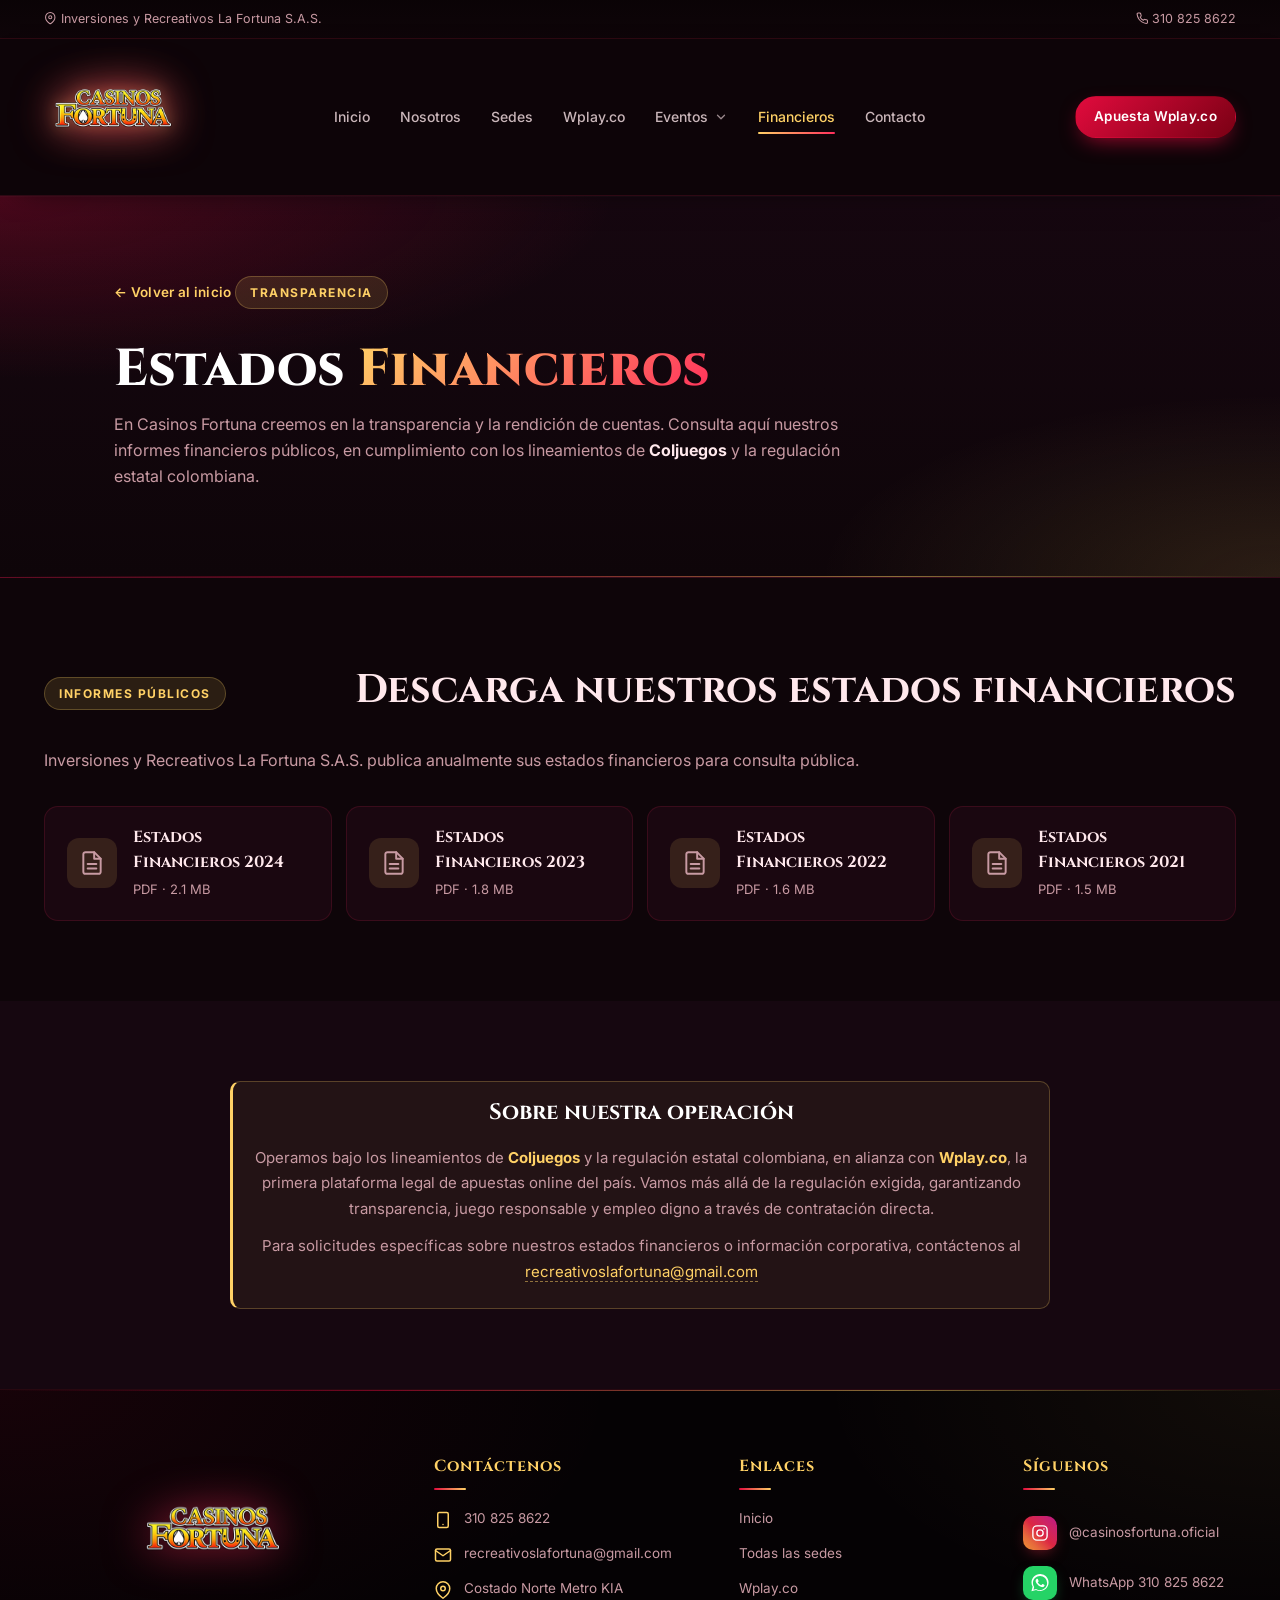
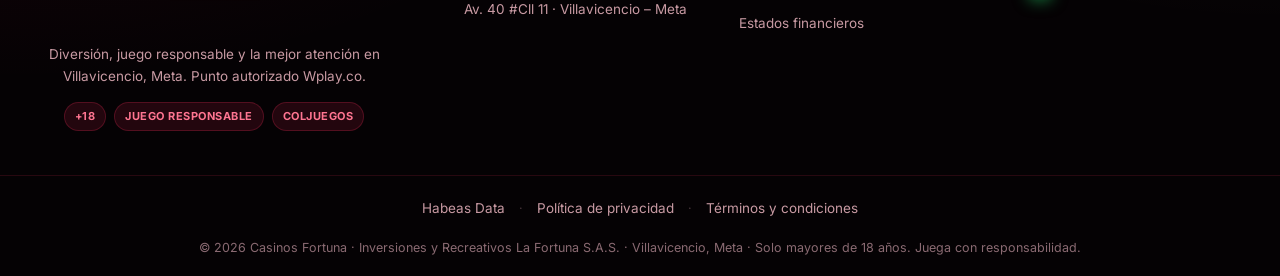
<file: financieros.html>
<!DOCTYPE html>
<html lang="es">
<head>
<meta charset="UTF-8" />
<meta name="viewport" content="width=device-width, initial-scale=1.0" />
<title>Estados Financieros — Casinos Fortuna · Inversiones y Recreativos La Fortuna S.A.S.</title>
<meta name="description" content="Consulta los estados financieros públicos de Inversiones y Recreativos La Fortuna S.A.S. (Casinos Fortuna). Transparencia y rendición de cuentas." />
<link rel="icon" type="image/png" href="statics/logocasino.png" />
<link rel="preconnect" href="https://fonts.googleapis.com">
<link rel="preconnect" href="https://fonts.gstatic.com" crossorigin>
<link href="https://fonts.googleapis.com/css2?family=Cinzel:wght@600;800&family=Inter:wght@400;500;600;700;800&display=swap" rel="stylesheet">
<link rel="stylesheet" href="styles.css" />
</head>
<body>

<!-- SVG icon sprite -->
<svg width="0" height="0" style="position:absolute" aria-hidden="true">
  <defs>
    <symbol id="i-map-pin" viewBox="0 0 24 24"><path d="M21 10c0 7-9 13-9 13s-9-6-9-13a9 9 0 0 1 18 0z"/><circle cx="12" cy="10" r="3"/></symbol>
    <symbol id="i-phone" viewBox="0 0 24 24"><path d="M22 16.92v3a2 2 0 0 1-2.18 2 19.79 19.79 0 0 1-8.63-3.07 19.5 19.5 0 0 1-6-6 19.79 19.79 0 0 1-3.07-8.67A2 2 0 0 1 4.11 2h3a2 2 0 0 1 2 1.72c.13.96.37 1.9.7 2.81a2 2 0 0 1-.45 2.11L8.09 9.91a16 16 0 0 0 6 6l1.27-1.27a2 2 0 0 1 2.11-.45c.91.33 1.85.57 2.81.7A2 2 0 0 1 22 16.92z"/></symbol>
    <symbol id="i-smartphone" viewBox="0 0 24 24"><rect x="5" y="2" width="14" height="20" rx="2"/><line x1="12" y1="18" x2="12.01" y2="18"/></symbol>
    <symbol id="i-mail" viewBox="0 0 24 24"><rect x="2" y="4" width="20" height="16" rx="2"/><polyline points="22 6 12 13 2 6"/></symbol>
    <symbol id="i-instagram" viewBox="0 0 24 24"><rect x="2" y="2" width="20" height="20" rx="5"/><path d="M16 11.4a4 4 0 1 1-7.9 1.1A4 4 0 0 1 16 11.4z"/><line x1="17.5" y1="6.5" x2="17.51" y2="6.5"/></symbol>
    <symbol id="i-file-text" viewBox="0 0 24 24"><path d="M14 2H6a2 2 0 0 0-2 2v16a2 2 0 0 0 2 2h12a2 2 0 0 0 2-2V8z"/><polyline points="14 2 14 8 20 8"/><line x1="16" y1="13" x2="8" y2="13"/><line x1="16" y1="17" x2="8" y2="17"/></symbol>
  </defs>
</svg>

<!-- Topbar -->
<div class="topbar">
  <div class="topbar-inner">
    <div class="topbar-left">
      <span><svg class="ico"><use href="#i-map-pin"/></svg> Inversiones y Recreativos La Fortuna S.A.S.</span>
    </div>
    <div class="topbar-right">
      <a href="tel:3108258622"><svg class="ico"><use href="#i-phone"/></svg> 310 825 8622</a>
    </div>
  </div>
</div>

<!-- Navbar -->
<header class="navbar">
  <div class="nav-inner">
    <a href="index.html" class="brand">
      <img src="statics/logocasino.png" alt="Casinos Fortuna" />
    </a>
    <nav class="nav-links">
      <a href="index.html#inicio">Inicio</a>
      <a href="index.html#nosotros">Nosotros</a>
      <a href="sedes.html">Sedes</a>
      <a href="index.html#wplay">Wplay.co</a>
      <div class="nav-dropdown">
        <a href="index.html#eventos" class="nav-dropdown-toggle">Eventos
          <svg class="nav-caret" viewBox="0 0 24 24" fill="none" stroke="currentColor" stroke-width="2" stroke-linecap="round" stroke-linejoin="round" aria-hidden="true"><polyline points="6 9 12 15 18 9"/></svg>
        </a>
        <div class="nav-dropdown-menu" role="menu">
          <a href="index.html#eventos" role="menuitem">Bingos</a>
          <a href="index.html#eventos" role="menuitem">Acumulados</a>
          <a href="index.html#eventos" role="menuitem">Premios</a>
          <a href="index.html#eventos" role="menuitem">Música en vivo</a>
        </div>
      </div>
      <a href="financieros.html" class="active">Financieros</a>
      <a href="index.html#contacto">Contacto</a>
    </nav>
    <div class="nav-actions">
      <a href="index.html#wplay" class="btn btn-primary">Apuesta Wplay.co</a>
    </div>
    <button class="hamburger" aria-label="Menú"><span></span><span></span><span></span></button>
  </div>
</header>

<!-- Hero -->
<section class="page-hero">
  <div class="container">
    <a href="index.html" class="back-link">← Volver al inicio</a>
    <span class="hero-eyebrow">Transparencia</span>
    <h1>Estados <span class="accent">Financieros</span></h1>
    <p class="lead">En Casinos Fortuna creemos en la transparencia y la rendición de cuentas. Consulta aquí nuestros informes financieros públicos, en cumplimiento con los lineamientos de <strong>Coljuegos</strong> y la regulación estatal colombiana.</p>
  </div>
</section>

<!-- Estados Financieros -->
<section class="section">
  <div class="container">
    <div class="section-head">
      <span class="hero-eyebrow">Informes públicos</span>
      <h2 class="section-title left">Descarga nuestros estados financieros</h2>
      <p class="section-sub left">Inversiones y Recreativos La Fortuna S.A.S. publica anualmente sus estados financieros para consulta pública.</p>
    </div>

    <div class="fin-files fin-files-wide">
      <a href="#" class="fin-file">
        <span class="fin-icon"><svg class="ico"><use href="#i-file-text"/></svg></span>
        <div><strong>Estados Financieros 2024</strong><span>PDF · 2.1 MB</span></div>
      </a>
      <a href="#" class="fin-file">
        <span class="fin-icon"><svg class="ico"><use href="#i-file-text"/></svg></span>
        <div><strong>Estados Financieros 2023</strong><span>PDF · 1.8 MB</span></div>
      </a>
      <a href="#" class="fin-file">
        <span class="fin-icon"><svg class="ico"><use href="#i-file-text"/></svg></span>
        <div><strong>Estados Financieros 2022</strong><span>PDF · 1.6 MB</span></div>
      </a>
      <a href="#" class="fin-file">
        <span class="fin-icon"><svg class="ico"><use href="#i-file-text"/></svg></span>
        <div><strong>Estados Financieros 2021</strong><span>PDF · 1.5 MB</span></div>
      </a>
    </div>
  </div>
</section>

<!-- Nota legal -->
<section class="section section-dark">
  <div class="container">
    <div class="legal-note">
      <h3>Sobre nuestra operación</h3>
      <p>Operamos bajo los lineamientos de <strong>Coljuegos</strong> y la regulación estatal colombiana, en alianza con <strong>Wplay.co</strong>, la primera plataforma legal de apuestas online del país. Vamos más allá de la regulación exigida, garantizando transparencia, juego responsable y empleo digno a través de contratación directa.</p>
      <p class="muted">Para solicitudes específicas sobre nuestros estados financieros o información corporativa, contáctenos al <a href="mailto:recreativoslafortuna@gmail.com">recreativoslafortuna@gmail.com</a></p>
    </div>
  </div>
</section>

<!-- Footer -->
<footer class="footer">
  <div class="container footer-grid">
    <div class="footer-brand">
      <a href="index.html" class="brand brand-footer">
        <img src="statics/logocasino.png" alt="Casinos Fortuna" />
      </a>
      <p class="muted">Diversión, juego responsable y la mejor atención en Villavicencio, Meta. Punto autorizado Wplay.co.</p>
      <div class="badges">
        <span class="badge">+18</span>
        <span class="badge">Juego responsable</span>
        <span class="badge">Coljuegos</span>
      </div>
    </div>
    <div>
      <h4>Contáctenos</h4>
      <ul class="footer-contact">
        <li>
          <svg class="ico"><use href="#i-smartphone"/></svg>
          <a href="tel:3108258622">310 825 8622</a>
        </li>
        <li>
          <svg class="ico"><use href="#i-mail"/></svg>
          <a href="mailto:recreativoslafortuna@gmail.com">recreativoslafortuna@gmail.com</a>
        </li>
        <li>
          <svg class="ico"><use href="#i-map-pin"/></svg>
          <span>Costado Norte Metro KIA<br>Av. 40 #Cll 11 · Villavicencio – Meta</span>
        </li>
      </ul>
    </div>
    <div>
      <h4>Enlaces</h4>
      <ul class="footer-contact">
        <li><a href="index.html">Inicio</a></li>
        <li><a href="sedes.html">Todas las sedes</a></li>
        <li><a href="index.html#wplay">Wplay.co</a></li>
        <li><a href="financieros.html">Estados financieros</a></li>
      </ul>
    </div>
    <div>
      <h4>Síguenos</h4>
      <a href="https://www.instagram.com/casinosfortuna.oficial" target="_blank" rel="noopener" class="social-link social-ig">
        <span class="social-icon" aria-hidden="true">
          <svg viewBox="0 0 24 24" fill="none" xmlns="http://www.w3.org/2000/svg">
            <rect x="2.5" y="2.5" width="19" height="19" rx="5.5" stroke="currentColor" stroke-width="1.8"/>
            <circle cx="12" cy="12" r="4.2" stroke="currentColor" stroke-width="1.8"/>
            <circle cx="17.3" cy="6.7" r="1.1" fill="currentColor"/>
          </svg>
        </span>
        @casinosfortuna.oficial
      </a>
      <a href="https://wa.me/573108258622" target="_blank" rel="noopener" class="social-link social-wa">
        <span class="social-icon" aria-hidden="true">
          <svg viewBox="0 0 24 24" fill="currentColor" xmlns="http://www.w3.org/2000/svg">
            <path d="M17.5 14.4c-.3-.15-1.74-.86-2-.96-.27-.1-.47-.15-.66.15-.2.3-.76.96-.93 1.16-.17.2-.34.22-.64.07-.3-.15-1.25-.46-2.38-1.46-.88-.78-1.47-1.75-1.64-2.05-.17-.3-.02-.46.13-.6.13-.13.3-.34.45-.51.15-.17.2-.3.3-.5.1-.2.05-.37-.02-.52-.07-.15-.66-1.6-.91-2.18-.24-.57-.48-.5-.66-.5-.17-.01-.36-.01-.56-.01s-.51.07-.78.37c-.27.3-1.02 1-1.02 2.44 0 1.44 1.05 2.83 1.2 3.03.15.2 2.06 3.14 5 4.4.7.3 1.24.48 1.67.62.7.22 1.34.19 1.84.12.56-.08 1.74-.71 1.98-1.4.24-.69.24-1.27.17-1.4-.07-.13-.27-.2-.57-.35zM12.05 21.5h-.04a9.4 9.4 0 0 1-4.8-1.32l-.34-.2-3.57.94.95-3.48-.22-.36a9.45 9.45 0 0 1-1.45-5.04c0-5.2 4.24-9.43 9.47-9.43 2.53 0 4.9.99 6.68 2.78a9.36 9.36 0 0 1 2.76 6.66c0 5.2-4.24 9.44-9.44 9.44zM20.5 3.45A11.36 11.36 0 0 0 12.05 0C5.78 0 .68 5.1.68 11.36c0 2 .52 3.95 1.5 5.67L.58 23l6.13-1.61a11.4 11.4 0 0 0 5.34 1.36h.01c6.27 0 11.37-5.1 11.37-11.37 0-3.04-1.18-5.9-3.33-8.05z"/>
          </svg>
        </span>
        WhatsApp 310 825 8622
      </a>
    </div>
  </div>
  <div class="legal-links">
    <a href="politicas.html">Habeas Data</a>
    <span class="divider">·</span>
    <a href="politicas.html">Política de privacidad</a>
    <span class="divider">·</span>
    <a href="politicas.html">Términos y condiciones</a>
  </div>
  <div class="footer-bottom">
    © 2026 Casinos Fortuna · Inversiones y Recreativos La Fortuna S.A.S. · Villavicencio, Meta · Solo mayores de 18 años. Juega con responsabilidad.
  </div>
</footer>

<script src="script.js" defer></script>
</body>
</html>
</file>
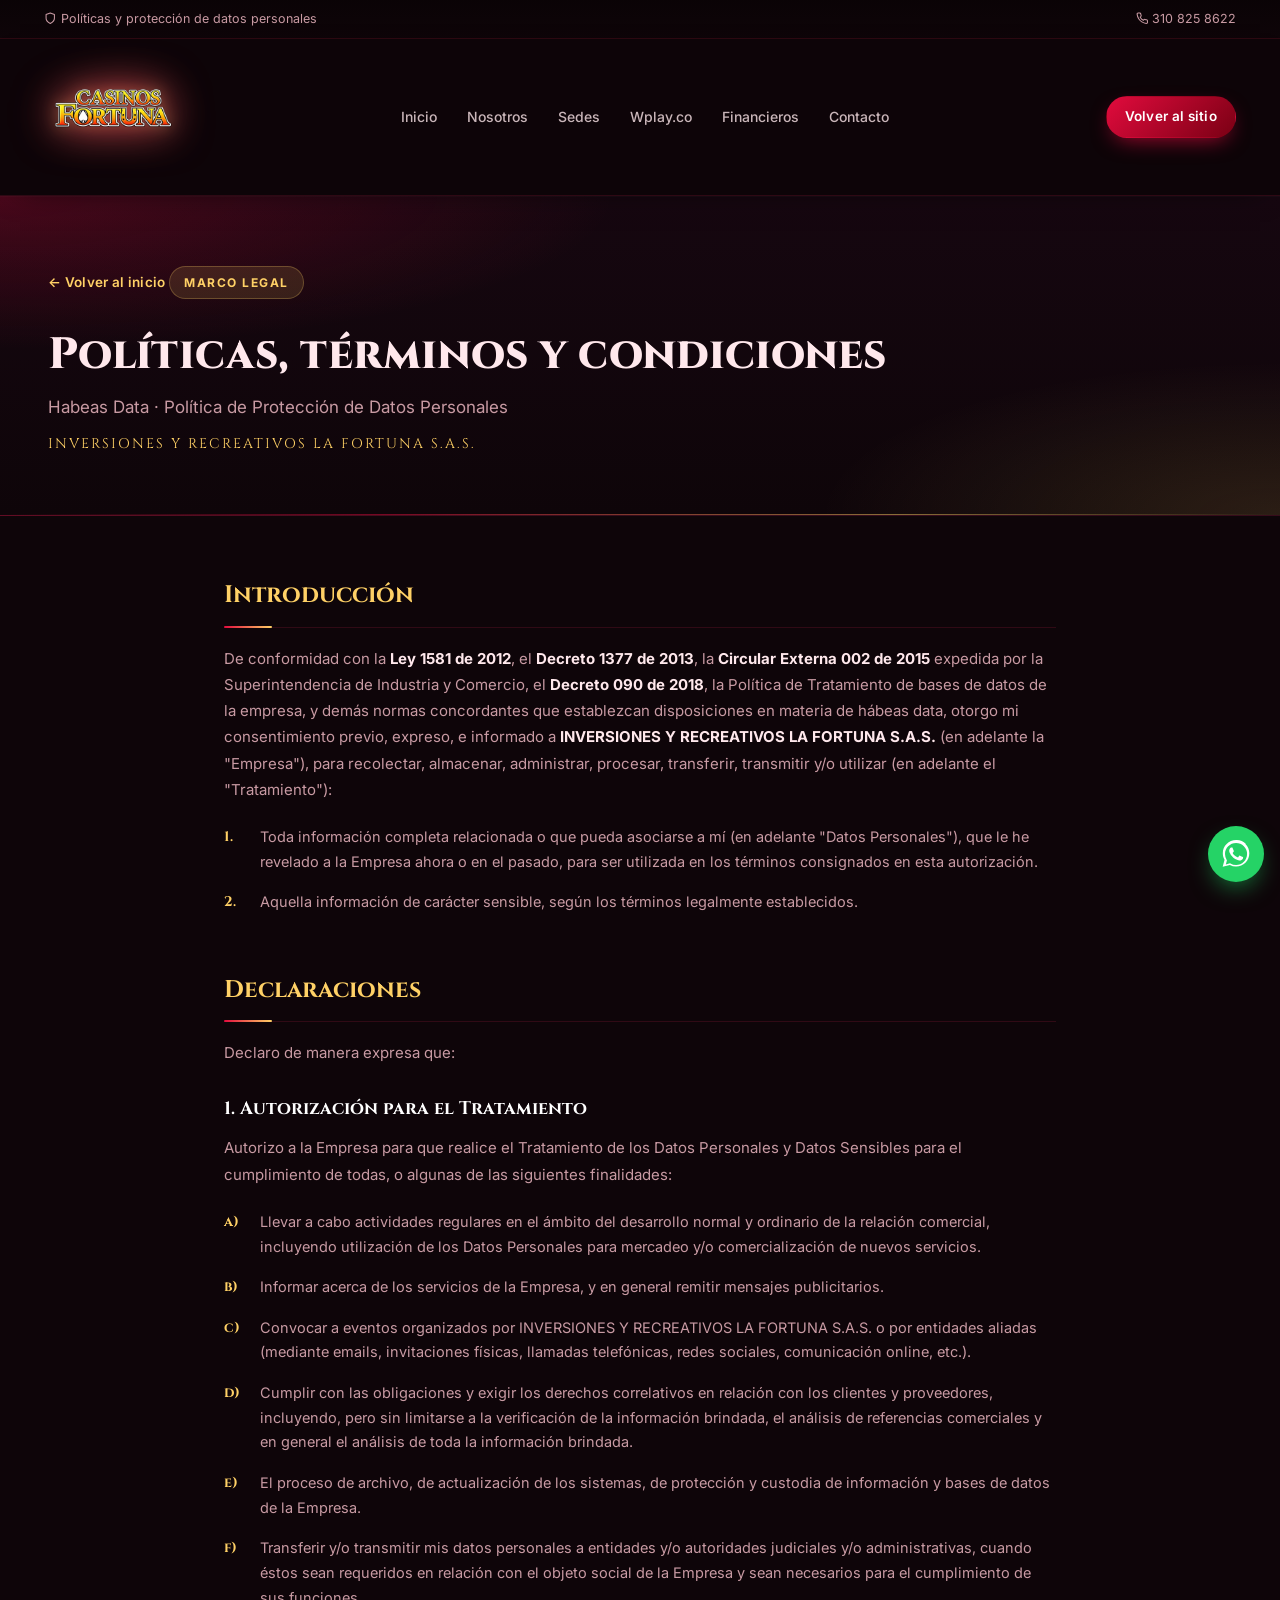
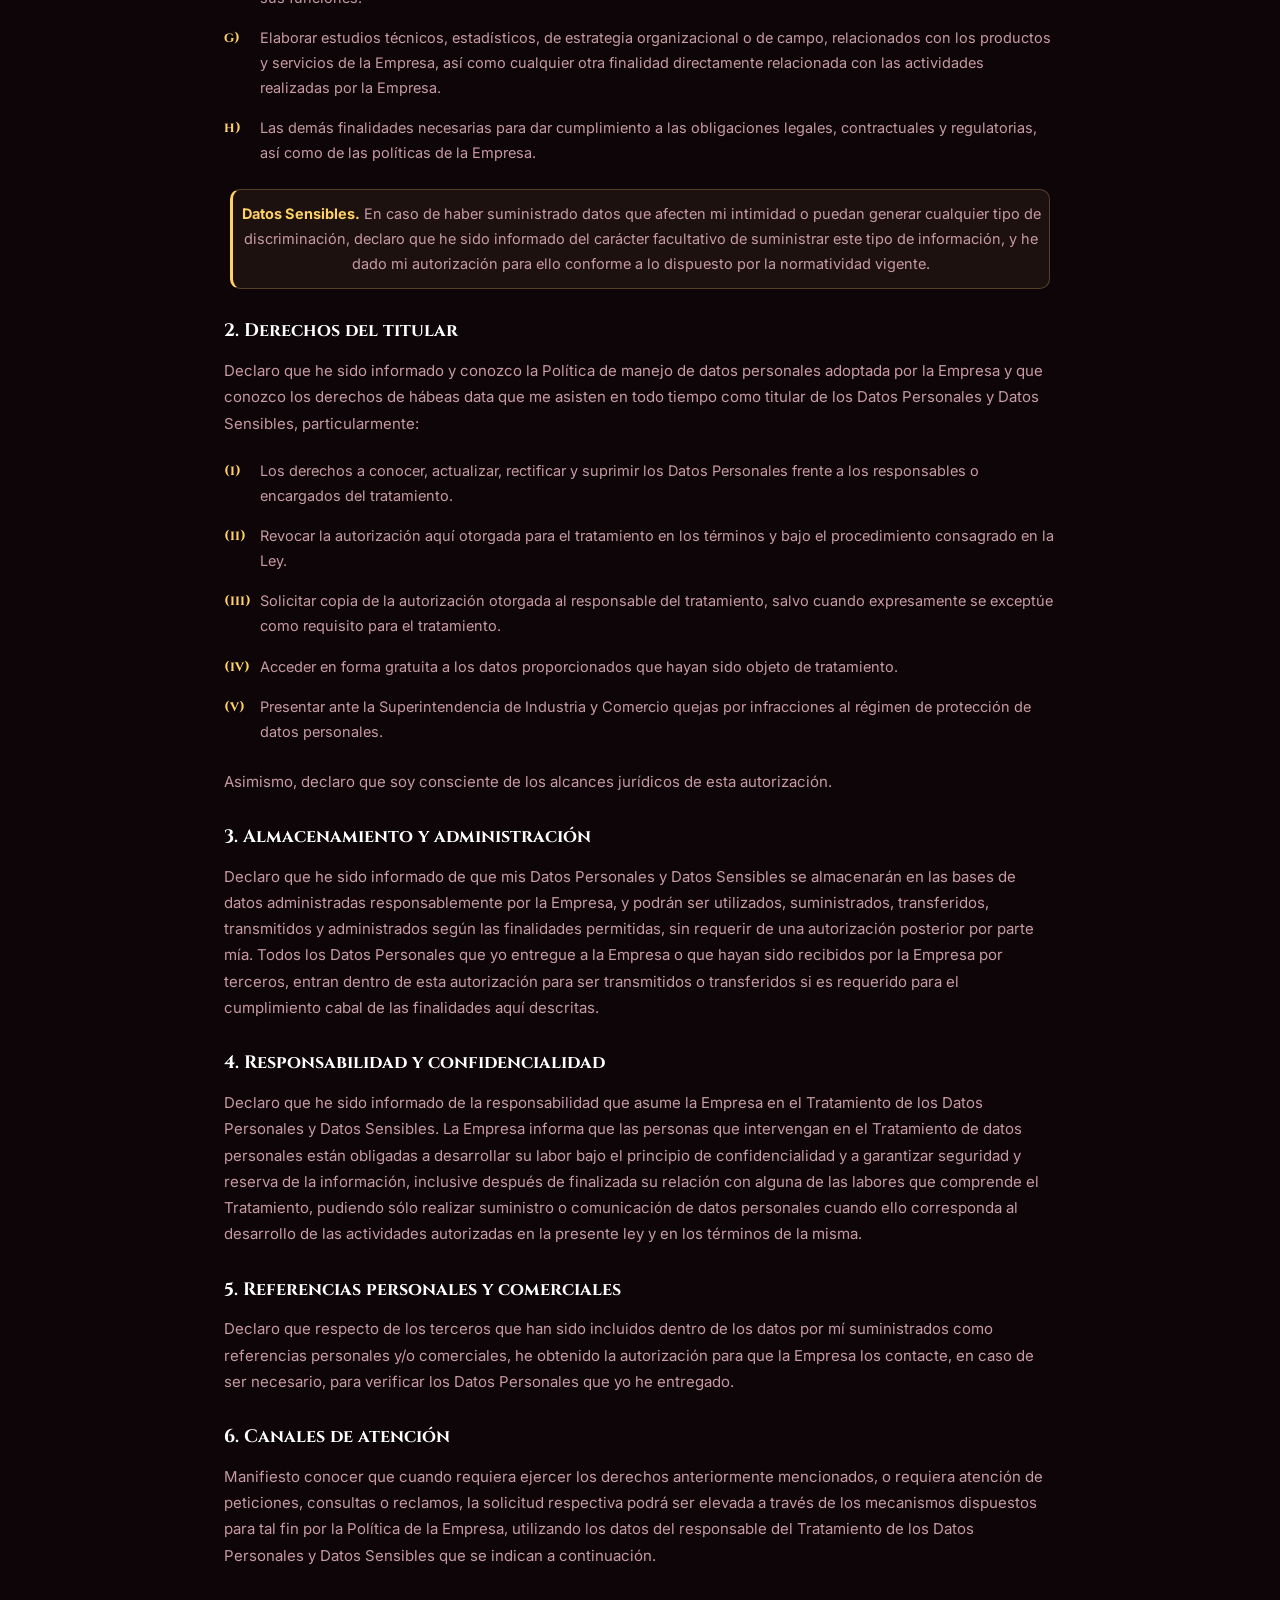
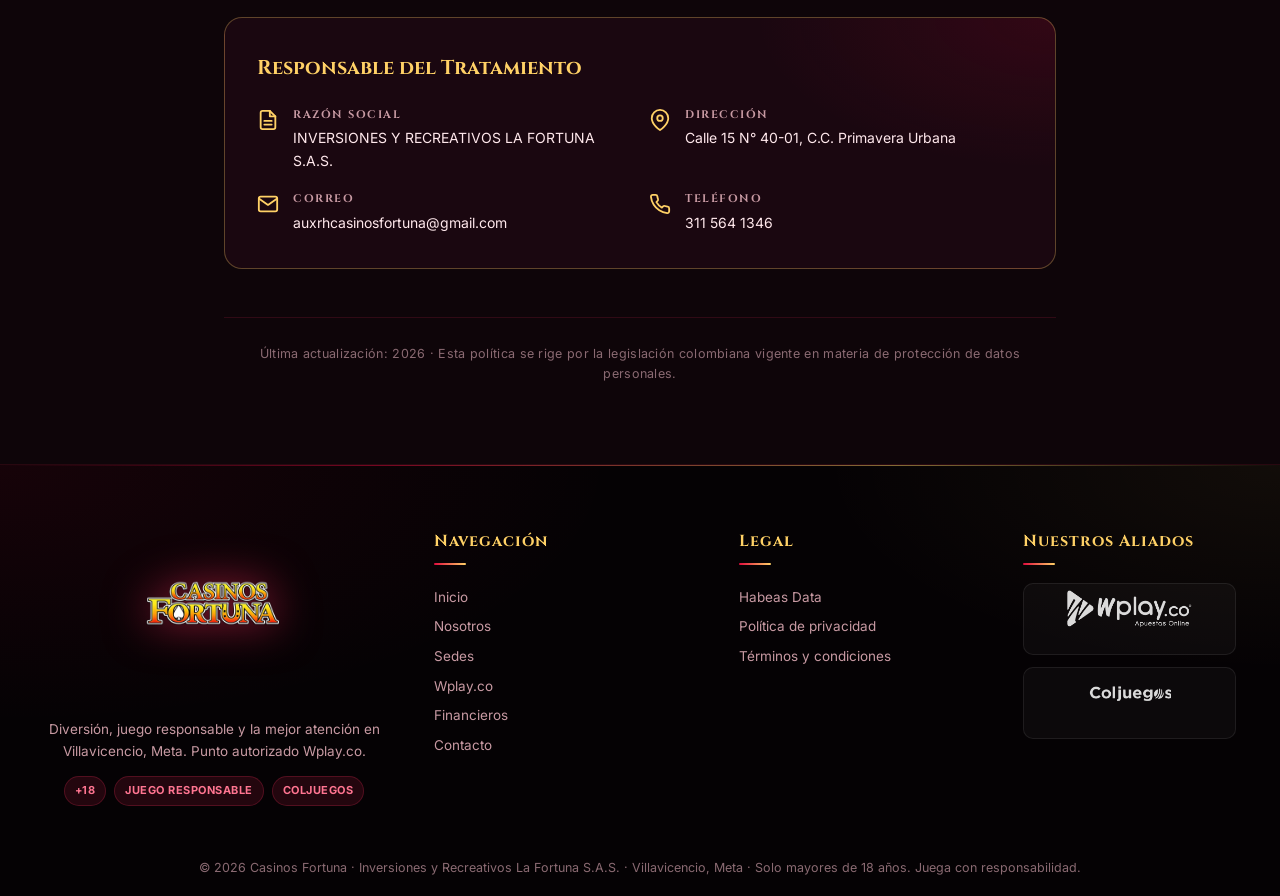
<file: politicas.html>
<!DOCTYPE html>
<html lang="es">
<head>
<meta charset="UTF-8" />
<meta name="viewport" content="width=device-width, initial-scale=1.0" />
<title>Políticas, Términos y Condiciones — Habeas Data | Casinos Fortuna</title>
<meta name="description" content="Política de Protección de Datos Personales — Inversiones y Recreativos La Fortuna S.A.S. Tratamiento de datos personales conforme a la Ley 1581 de 2012." />
<link rel="icon" type="image/png" href="statics/logocasino.png" />
<link rel="preconnect" href="https://fonts.googleapis.com">
<link rel="preconnect" href="https://fonts.gstatic.com" crossorigin>
<link href="https://fonts.googleapis.com/css2?family=Cinzel:wght@600;800&family=Inter:wght@400;500;600;700;800&display=swap" rel="stylesheet">
<link rel="stylesheet" href="styles.css" />
</head>
<body>

<!-- SVG icon sprite -->
<svg width="0" height="0" style="position:absolute" aria-hidden="true">
  <defs>
    <symbol id="i-map-pin" viewBox="0 0 24 24"><path d="M21 10c0 7-9 13-9 13s-9-6-9-13a9 9 0 0 1 18 0z"/><circle cx="12" cy="10" r="3"/></symbol>
    <symbol id="i-phone" viewBox="0 0 24 24"><path d="M22 16.92v3a2 2 0 0 1-2.18 2 19.79 19.79 0 0 1-8.63-3.07 19.5 19.5 0 0 1-6-6 19.79 19.79 0 0 1-3.07-8.67A2 2 0 0 1 4.11 2h3a2 2 0 0 1 2 1.72c.13.96.37 1.9.7 2.81a2 2 0 0 1-.45 2.11L8.09 9.91a16 16 0 0 0 6 6l1.27-1.27a2 2 0 0 1 2.11-.45c.91.33 1.85.57 2.81.7A2 2 0 0 1 22 16.92z"/></symbol>
    <symbol id="i-mail" viewBox="0 0 24 24"><rect x="2" y="4" width="20" height="16" rx="2"/><polyline points="22 6 12 13 2 6"/></symbol>
    <symbol id="i-shield" viewBox="0 0 24 24"><path d="M12 22s8-4 8-10V5l-8-3-8 3v7c0 6 8 10 8 10z"/></symbol>
    <symbol id="i-file-text" viewBox="0 0 24 24"><path d="M14 2H6a2 2 0 0 0-2 2v16a2 2 0 0 0 2 2h12a2 2 0 0 0 2-2V8z"/><polyline points="14 2 14 8 20 8"/><line x1="16" y1="13" x2="8" y2="13"/><line x1="16" y1="17" x2="8" y2="17"/></symbol>
  </defs>
</svg>

<!-- Topbar -->
<div class="topbar">
  <div class="topbar-inner">
    <div class="topbar-left">
      <span><svg class="ico"><use href="#i-shield"/></svg> Políticas y protección de datos personales</span>
    </div>
    <div class="topbar-right">
      <a href="tel:3108258622"><svg class="ico"><use href="#i-phone"/></svg> 310 825 8622</a>
    </div>
  </div>
</div>

<!-- Navbar -->
<header class="navbar">
  <div class="nav-inner">
    <a href="index.html" class="brand">
      <img src="statics/logocasino.png" alt="Casinos Fortuna" />
    </a>
    <nav class="nav-links">
      <a href="index.html#inicio">Inicio</a>
      <a href="index.html#nosotros">Nosotros</a>
      <a href="sedes.html">Sedes</a>
      <a href="index.html#wplay">Wplay.co</a>
      <a href="financieros.html">Financieros</a>
      <a href="index.html#contacto">Contacto</a>
    </nav>
    <div class="nav-actions">
      <a href="index.html" class="btn btn-primary">Volver al sitio</a>
    </div>
    <button class="hamburger" aria-label="Menú"><span></span><span></span><span></span></button>
  </div>
</header>

<!-- Hero compacto -->
<section class="legal-hero">
  <div class="container">
    <a href="index.html" class="back-link">← Volver al inicio</a>
    <span class="hero-eyebrow">Marco legal</span>
    <h1>Políticas, términos y condiciones</h1>
    <p class="legal-subtitle">Habeas Data · Política de Protección de Datos Personales</p>
    <p class="legal-company">Inversiones y Recreativos La Fortuna S.A.S.</p>
  </div>
</section>

<!-- Contenido legal -->
<article class="legal-body">
  <div class="container legal-container">

    <section class="legal-section">
      <h2>Introducción</h2>
      <p>
        De conformidad con la <strong>Ley 1581 de 2012</strong>, el <strong>Decreto 1377 de 2013</strong>,
        la <strong>Circular Externa 002 de 2015</strong> expedida por la Superintendencia de Industria y
        Comercio, el <strong>Decreto 090 de 2018</strong>, la Política de Tratamiento de bases de datos
        de la empresa, y demás normas concordantes que establezcan disposiciones en materia de
        hábeas data, otorgo mi consentimiento previo, expreso, e informado a
        <strong>INVERSIONES Y RECREATIVOS LA FORTUNA S.A.S.</strong> (en adelante la "Empresa"),
        para recolectar, almacenar, administrar, procesar, transferir, transmitir y/o utilizar
        (en adelante el "Tratamiento"):
      </p>
      <ol class="legal-list">
        <li>Toda información completa relacionada o que pueda asociarse a mí (en adelante "Datos Personales"), que le he revelado a la Empresa ahora o en el pasado, para ser utilizada en los términos consignados en esta autorización.</li>
        <li>Aquella información de carácter sensible, según los términos legalmente establecidos.</li>
      </ol>
    </section>

    <section class="legal-section">
      <h2>Declaraciones</h2>
      <p>Declaro de manera expresa que:</p>

      <h3>1. Autorización para el Tratamiento</h3>
      <p>Autorizo a la Empresa para que realice el Tratamiento de los Datos Personales y Datos Sensibles para el cumplimiento de todas, o algunas de las siguientes finalidades:</p>
      <ol class="legal-list legal-list-letters">
        <li>Llevar a cabo actividades regulares en el ámbito del desarrollo normal y ordinario de la relación comercial, incluyendo utilización de los Datos Personales para mercadeo y/o comercialización de nuevos servicios.</li>
        <li>Informar acerca de los servicios de la Empresa, y en general remitir mensajes publicitarios.</li>
        <li>Convocar a eventos organizados por INVERSIONES Y RECREATIVOS LA FORTUNA S.A.S. o por entidades aliadas (mediante emails, invitaciones físicas, llamadas telefónicas, redes sociales, comunicación online, etc.).</li>
        <li>Cumplir con las obligaciones y exigir los derechos correlativos en relación con los clientes y proveedores, incluyendo, pero sin limitarse a la verificación de la información brindada, el análisis de referencias comerciales y en general el análisis de toda la información brindada.</li>
        <li>El proceso de archivo, de actualización de los sistemas, de protección y custodia de información y bases de datos de la Empresa.</li>
        <li>Transferir y/o transmitir mis datos personales a entidades y/o autoridades judiciales y/o administrativas, cuando éstos sean requeridos en relación con el objeto social de la Empresa y sean necesarios para el cumplimiento de sus funciones.</li>
        <li>Elaborar estudios técnicos, estadísticos, de estrategia organizacional o de campo, relacionados con los productos y servicios de la Empresa, así como cualquier otra finalidad directamente relacionada con las actividades realizadas por la Empresa.</li>
        <li>Las demás finalidades necesarias para dar cumplimiento a las obligaciones legales, contractuales y regulatorias, así como de las políticas de la Empresa.</li>
      </ol>

      <div class="legal-note">
        <strong>Datos Sensibles.</strong> En caso de haber suministrado datos que afecten mi intimidad
        o puedan generar cualquier tipo de discriminación, declaro que he sido informado del
        carácter facultativo de suministrar este tipo de información, y he dado mi autorización
        para ello conforme a lo dispuesto por la normatividad vigente.
      </div>

      <h3>2. Derechos del titular</h3>
      <p>
        Declaro que he sido informado y conozco la Política de manejo de datos personales adoptada
        por la Empresa y que conozco los derechos de hábeas data que me asisten en todo tiempo
        como titular de los Datos Personales y Datos Sensibles, particularmente:
      </p>
      <ol class="legal-list legal-list-roman">
        <li>Los derechos a conocer, actualizar, rectificar y suprimir los Datos Personales frente a los responsables o encargados del tratamiento.</li>
        <li>Revocar la autorización aquí otorgada para el tratamiento en los términos y bajo el procedimiento consagrado en la Ley.</li>
        <li>Solicitar copia de la autorización otorgada al responsable del tratamiento, salvo cuando expresamente se exceptúe como requisito para el tratamiento.</li>
        <li>Acceder en forma gratuita a los datos proporcionados que hayan sido objeto de tratamiento.</li>
        <li>Presentar ante la Superintendencia de Industria y Comercio quejas por infracciones al régimen de protección de datos personales.</li>
      </ol>
      <p>Asimismo, declaro que soy consciente de los alcances jurídicos de esta autorización.</p>

      <h3>3. Almacenamiento y administración</h3>
      <p>
        Declaro que he sido informado de que mis Datos Personales y Datos Sensibles se almacenarán
        en las bases de datos administradas responsablemente por la Empresa, y podrán ser
        utilizados, suministrados, transferidos, transmitidos y administrados según las finalidades
        permitidas, sin requerir de una autorización posterior por parte mía. Todos los Datos
        Personales que yo entregue a la Empresa o que hayan sido recibidos por la Empresa por
        terceros, entran dentro de esta autorización para ser transmitidos o transferidos si es
        requerido para el cumplimiento cabal de las finalidades aquí descritas.
      </p>

      <h3>4. Responsabilidad y confidencialidad</h3>
      <p>
        Declaro que he sido informado de la responsabilidad que asume la Empresa en el Tratamiento
        de los Datos Personales y Datos Sensibles. La Empresa informa que las personas que
        intervengan en el Tratamiento de datos personales están obligadas a desarrollar su labor
        bajo el principio de confidencialidad y a garantizar seguridad y reserva de la información,
        inclusive después de finalizada su relación con alguna de las labores que comprende el
        Tratamiento, pudiendo sólo realizar suministro o comunicación de datos personales cuando
        ello corresponda al desarrollo de las actividades autorizadas en la presente ley y en los
        términos de la misma.
      </p>

      <h3>5. Referencias personales y comerciales</h3>
      <p>
        Declaro que respecto de los terceros que han sido incluidos dentro de los datos por mí
        suministrados como referencias personales y/o comerciales, he obtenido la autorización
        para que la Empresa los contacte, en caso de ser necesario, para verificar los Datos
        Personales que yo he entregado.
      </p>

      <h3>6. Canales de atención</h3>
      <p>
        Manifiesto conocer que cuando requiera ejercer los derechos anteriormente mencionados, o
        requiera atención de peticiones, consultas o reclamos, la solicitud respectiva podrá ser
        elevada a través de los mecanismos dispuestos para tal fin por la Política de la Empresa,
        utilizando los datos del responsable del Tratamiento de los Datos Personales y Datos
        Sensibles que se indican a continuación.
      </p>
    </section>

    <!-- Responsable card -->
    <section class="legal-section">
      <div class="legal-card">
        <h3>Responsable del Tratamiento</h3>
        <ul class="legal-contact">
          <li>
            <svg class="ico"><use href="#i-file-text"/></svg>
            <div><strong>Razón social</strong>INVERSIONES Y RECREATIVOS LA FORTUNA S.A.S.</div>
          </li>
          <li>
            <svg class="ico"><use href="#i-map-pin"/></svg>
            <div><strong>Dirección</strong>Calle 15 N° 40-01, C.C. Primavera Urbana</div>
          </li>
          <li>
            <svg class="ico"><use href="#i-mail"/></svg>
            <div><strong>Correo</strong><a href="mailto:auxrhcasinosfortuna@gmail.com">auxrhcasinosfortuna@gmail.com</a></div>
          </li>
          <li>
            <svg class="ico"><use href="#i-phone"/></svg>
            <div><strong>Teléfono</strong><a href="tel:3115641346">311 564 1346</a></div>
          </li>
        </ul>
      </div>
    </section>

    <p class="legal-footnote">
      Última actualización: 2026 · Esta política se rige por la legislación colombiana vigente en
      materia de protección de datos personales.
    </p>
  </div>
</article>

<!-- Footer -->
<footer class="footer">
  <div class="container footer-grid">
    <div class="footer-brand">
      <a href="index.html" class="brand brand-footer">
        <img src="statics/logocasino.png" alt="Casinos Fortuna" />
      </a>
      <p class="muted">Diversión, juego responsable y la mejor atención en Villavicencio, Meta. Punto autorizado Wplay.co.</p>
      <div class="badges">
        <span class="badge">+18</span>
        <span class="badge">Juego responsable</span>
        <span class="badge">Coljuegos</span>
      </div>
    </div>
    <div>
      <h4>Navegación</h4>
      <a href="index.html#inicio">Inicio</a>
      <a href="index.html#nosotros">Nosotros</a>
      <a href="sedes.html">Sedes</a>
      <a href="index.html#wplay">Wplay.co</a>
      <a href="financieros.html">Financieros</a>
      <a href="index.html#contacto">Contacto</a>
    </div>
    <div>
      <h4>Legal</h4>
      <a href="politicas.html">Habeas Data</a>
      <a href="politicas.html">Política de privacidad</a>
      <a href="politicas.html">Términos y condiciones</a>
    </div>
    <div>
      <h4>Nuestros Aliados</h4>
      <div class="ally-logos">
        <a href="https://www.wplay.co" target="_blank" rel="noopener" class="ally"><img src="statics/Wplay-Logo-blanco.png" alt="Wplay.co" /></a>
        <a href="https://www.coljuegos.gov.co" target="_blank" rel="noopener" class="ally"><img src="statics/coljuegos-logo_0.png" alt="Coljuegos" /></a>
      </div>
    </div>
  </div>
  <div class="footer-bottom">
    © 2026 Casinos Fortuna · Inversiones y Recreativos La Fortuna S.A.S. · Villavicencio, Meta · Solo mayores de 18 años. Juega con responsabilidad.
  </div>
</footer>

<a href="https://wa.me/573108258622?text=Hola%2C%20tengo%20una%20consulta%20sobre%20politicas%20de%20datos"
   target="_blank" rel="noopener"
   class="fab-whatsapp" aria-label="Contactar por WhatsApp">
  <svg viewBox="0 0 24 24" fill="currentColor" aria-hidden="true">
    <path d="M17.5 14.4c-.3-.15-1.74-.86-2-.96-.27-.1-.47-.15-.66.15-.2.3-.76.96-.93 1.16-.17.2-.34.22-.64.07-.3-.15-1.25-.46-2.38-1.46-.88-.78-1.47-1.75-1.64-2.05-.17-.3-.02-.46.13-.6.13-.13.3-.34.45-.51.15-.17.2-.3.3-.5.1-.2.05-.37-.02-.52-.07-.15-.66-1.6-.91-2.18-.24-.57-.48-.5-.66-.5-.17-.01-.36-.01-.56-.01s-.51.07-.78.37c-.27.3-1.02 1-1.02 2.44 0 1.44 1.05 2.83 1.2 3.03.15.2 2.06 3.14 5 4.4.7.3 1.24.48 1.67.62.7.22 1.34.19 1.84.12.56-.08 1.74-.71 1.98-1.4.24-.69.24-1.27.17-1.4-.07-.13-.27-.2-.57-.35zM12.05 21.5h-.04a9.4 9.4 0 0 1-4.8-1.32l-.34-.2-3.57.94.95-3.48-.22-.36a9.45 9.45 0 0 1-1.45-5.04c0-5.2 4.24-9.43 9.47-9.43 2.53 0 4.9.99 6.68 2.78a9.36 9.36 0 0 1 2.76 6.66c0 5.2-4.24 9.44-9.44 9.44zM20.5 3.45A11.36 11.36 0 0 0 12.05 0C5.78 0 .68 5.1.68 11.36c0 2 .52 3.95 1.5 5.67L.58 23l6.13-1.61a11.4 11.4 0 0 0 5.34 1.36h.01c6.27 0 11.37-5.1 11.37-11.37 0-3.04-1.18-5.9-3.33-8.05z"/>
  </svg>
</a>

<script src="script.js" defer></script>
</body>
</html>
</file>
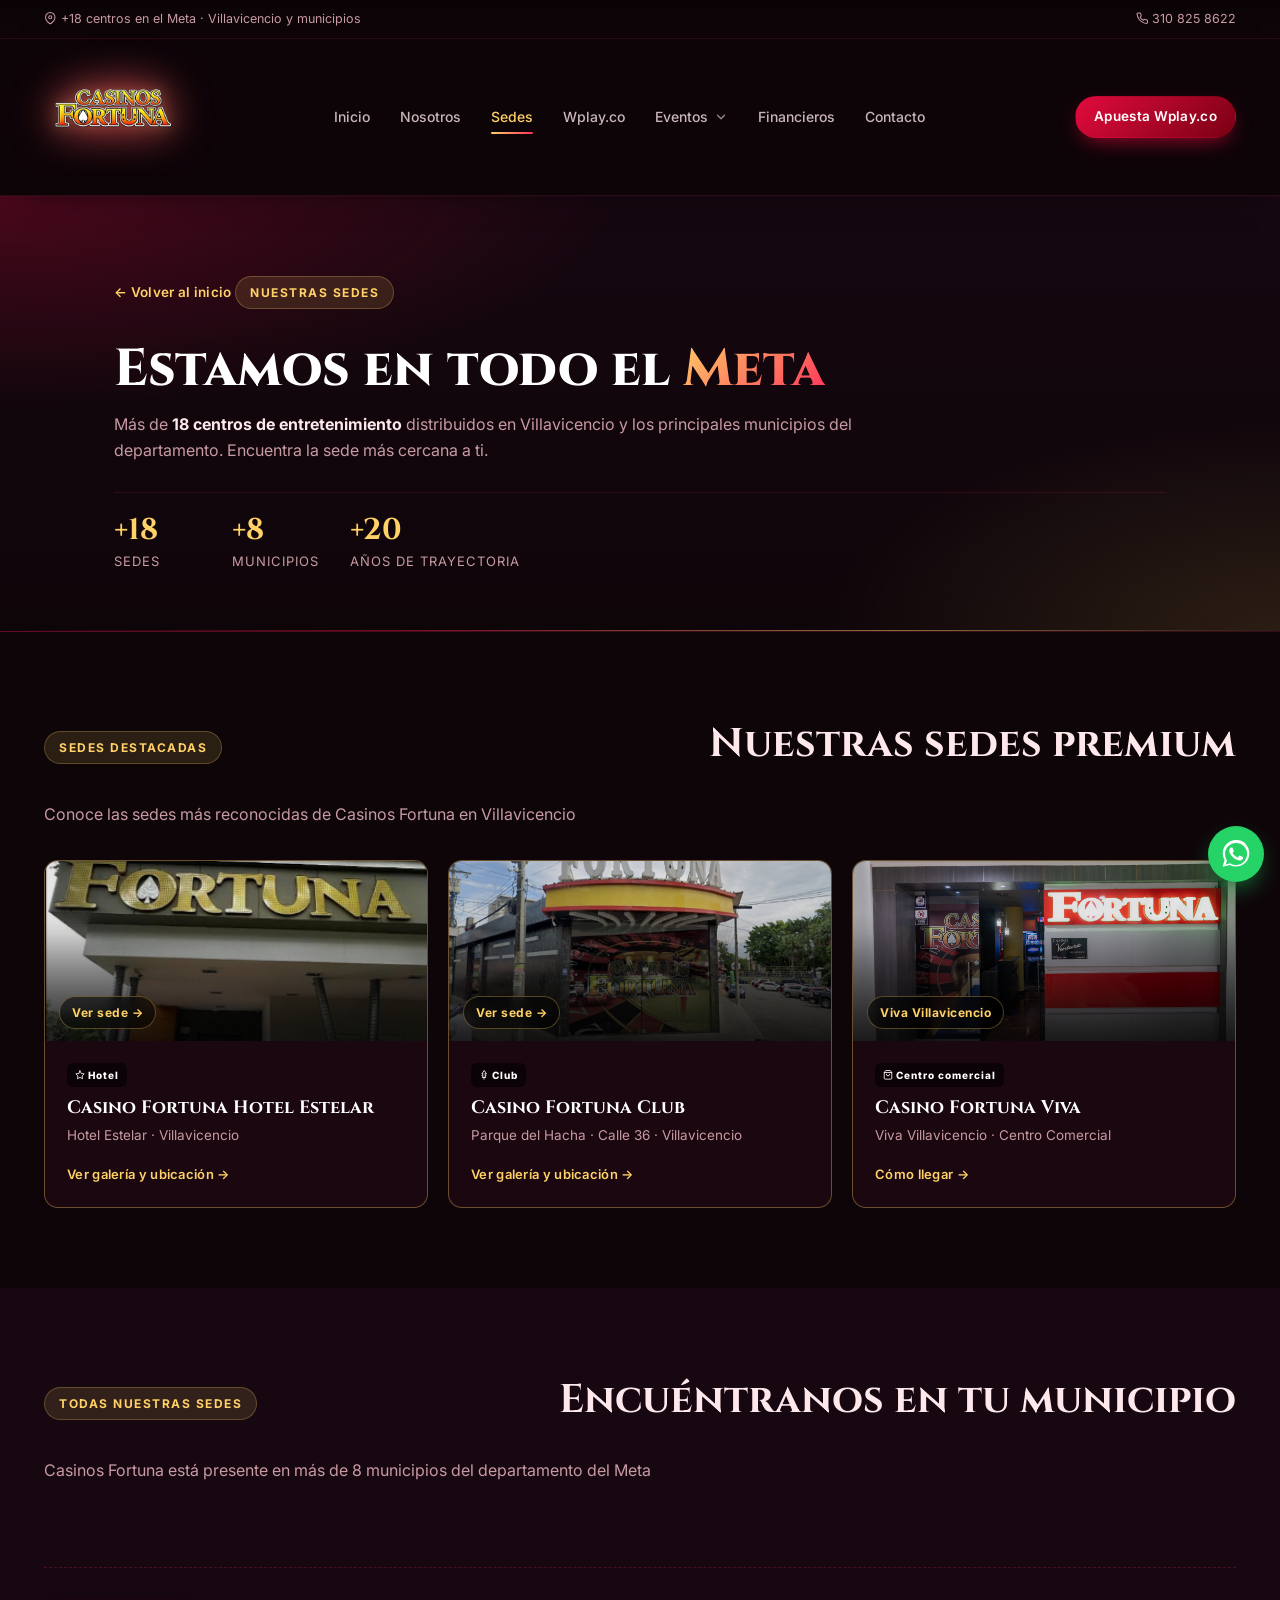
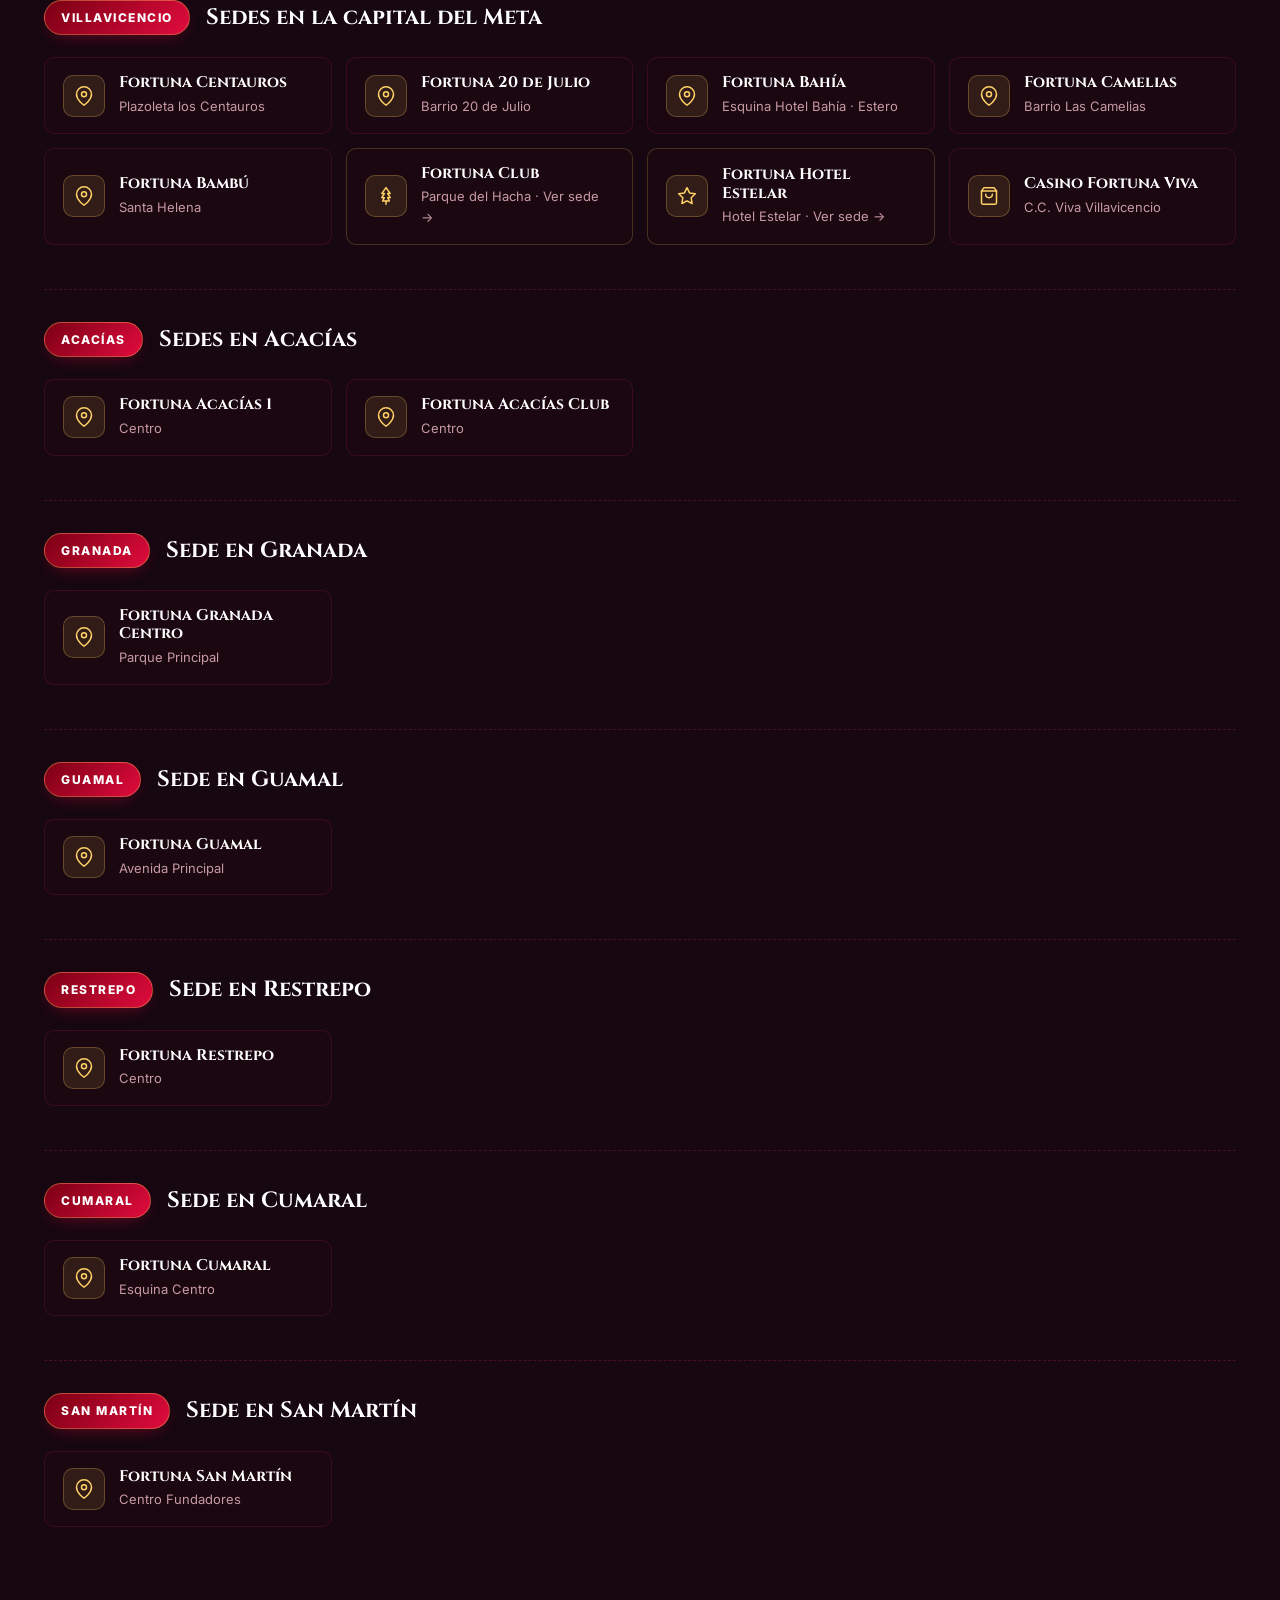
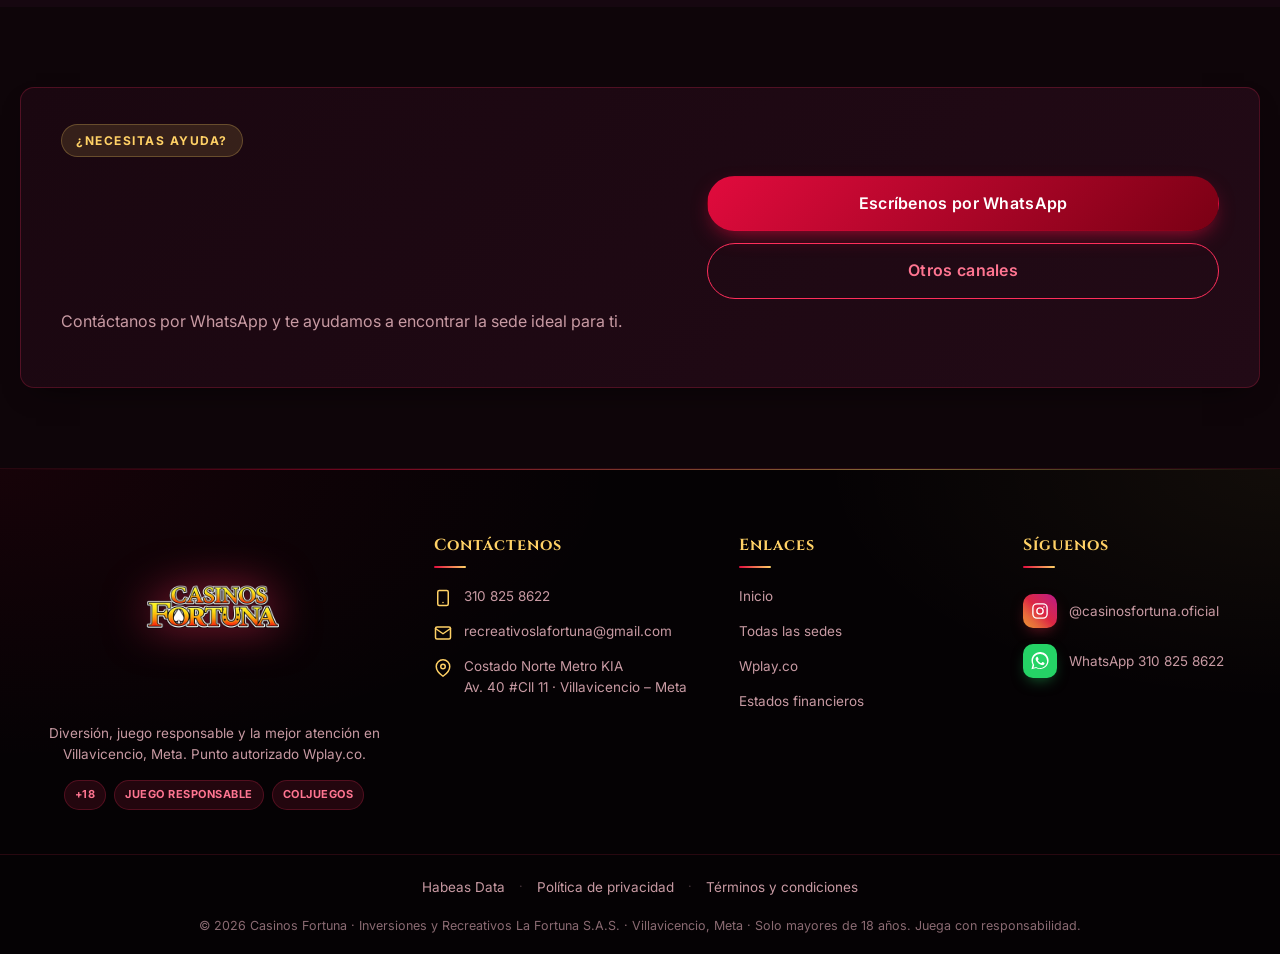
<file: sedes.html>
<!DOCTYPE html>
<html lang="es">
<head>
<meta charset="UTF-8" />
<meta name="viewport" content="width=device-width, initial-scale=1.0" />
<title>Nuestras Sedes — Casinos Fortuna en el Meta · Villavicencio, Acacías, Granada y más</title>
<meta name="description" content="Encuentra todas las sedes de Casinos Fortuna en el departamento del Meta: Villavicencio, Acacías, Granada, Guamal, Restrepo, Cumaral y San Martín. +18 centros de entretenimiento para ti." />
<link rel="icon" type="image/png" href="statics/logocasino.png" />
<link rel="preconnect" href="https://fonts.googleapis.com">
<link rel="preconnect" href="https://fonts.gstatic.com" crossorigin>
<link href="https://fonts.googleapis.com/css2?family=Cinzel:wght@600;800&family=Inter:wght@400;500;600;700;800&display=swap" rel="stylesheet">
<link rel="stylesheet" href="styles.css" />
</head>
<body>

<!-- SVG icon sprite -->
<svg width="0" height="0" style="position:absolute" aria-hidden="true">
  <defs>
    <symbol id="i-map-pin" viewBox="0 0 24 24"><path d="M21 10c0 7-9 13-9 13s-9-6-9-13a9 9 0 0 1 18 0z"/><circle cx="12" cy="10" r="3"/></symbol>
    <symbol id="i-phone" viewBox="0 0 24 24"><path d="M22 16.92v3a2 2 0 0 1-2.18 2 19.79 19.79 0 0 1-8.63-3.07 19.5 19.5 0 0 1-6-6 19.79 19.79 0 0 1-3.07-8.67A2 2 0 0 1 4.11 2h3a2 2 0 0 1 2 1.72c.13.96.37 1.9.7 2.81a2 2 0 0 1-.45 2.11L8.09 9.91a16 16 0 0 0 6 6l1.27-1.27a2 2 0 0 1 2.11-.45c.91.33 1.85.57 2.81.7A2 2 0 0 1 22 16.92z"/></symbol>
    <symbol id="i-smartphone" viewBox="0 0 24 24"><rect x="5" y="2" width="14" height="20" rx="2"/><line x1="12" y1="18" x2="12.01" y2="18"/></symbol>
    <symbol id="i-clock" viewBox="0 0 24 24"><circle cx="12" cy="12" r="10"/><polyline points="12 6 12 12 16 14"/></symbol>
    <symbol id="i-mail" viewBox="0 0 24 24"><rect x="2" y="4" width="20" height="16" rx="2"/><polyline points="22 6 12 13 2 6"/></symbol>
    <symbol id="i-instagram" viewBox="0 0 24 24"><rect x="2" y="2" width="20" height="20" rx="5"/><path d="M16 11.4a4 4 0 1 1-7.9 1.1A4 4 0 0 1 16 11.4z"/><line x1="17.5" y1="6.5" x2="17.51" y2="6.5"/></symbol>
    <symbol id="i-dice" viewBox="0 0 24 24"><rect x="3" y="3" width="18" height="18" rx="2"/><circle cx="8.5" cy="8.5" r="1.3" fill="currentColor" stroke="none"/><circle cx="15.5" cy="15.5" r="1.3" fill="currentColor" stroke="none"/><circle cx="12" cy="12" r="1.3" fill="currentColor" stroke="none"/></symbol>
    <symbol id="i-star" viewBox="0 0 24 24"><polygon points="12 2 15.09 8.26 22 9.27 17 14.14 18.18 21.02 12 17.77 5.82 21.02 7 14.14 2 9.27 8.91 8.26"/></symbol>
    <symbol id="i-tree" viewBox="0 0 24 24"><path d="M12 2L7 9h3l-3 5h3l-2 4h8l-2-4h3l-3-5h3z"/><line x1="12" y1="18" x2="12" y2="22"/></symbol>
    <symbol id="i-bag" viewBox="0 0 24 24"><path d="M6 2L3 6v14a2 2 0 0 0 2 2h14a2 2 0 0 0 2-2V6l-3-4z"/><line x1="3" y1="6" x2="21" y2="6"/><path d="M16 10a4 4 0 0 1-8 0"/></symbol>
    <symbol id="i-building" viewBox="0 0 24 24"><rect x="4" y="2" width="16" height="20" rx="1"/><path d="M10 18h4v4h-4z"/><line x1="8" y1="6" x2="8.01" y2="6"/><line x1="16" y1="6" x2="16.01" y2="6"/><line x1="12" y1="6" x2="12.01" y2="6"/><line x1="8" y1="10" x2="8.01" y2="10"/><line x1="16" y1="10" x2="16.01" y2="10"/><line x1="12" y1="10" x2="12.01" y2="10"/><line x1="8" y1="14" x2="8.01" y2="14"/><line x1="16" y1="14" x2="16.01" y2="14"/><line x1="12" y1="14" x2="12.01" y2="14"/></symbol>
  </defs>
</svg>

<!-- Topbar -->
<div class="topbar">
  <div class="topbar-inner">
    <div class="topbar-left">
      <span><svg class="ico"><use href="#i-map-pin"/></svg> +18 centros en el Meta · Villavicencio y municipios</span>
    </div>
    <div class="topbar-right">
      <a href="tel:3108258622"><svg class="ico"><use href="#i-phone"/></svg> 310 825 8622</a>
    </div>
  </div>
</div>

<!-- Navbar -->
<header class="navbar">
  <div class="nav-inner">
    <a href="index.html" class="brand">
      <img src="statics/logocasino.png" alt="Casinos Fortuna" />
    </a>
    <nav class="nav-links">
      <a href="index.html#inicio">Inicio</a>
      <a href="index.html#nosotros">Nosotros</a>
      <a href="sedes.html" class="active">Sedes</a>
      <a href="index.html#wplay">Wplay.co</a>
      <div class="nav-dropdown">
        <a href="index.html#eventos" class="nav-dropdown-toggle">Eventos
          <svg class="nav-caret" viewBox="0 0 24 24" fill="none" stroke="currentColor" stroke-width="2" stroke-linecap="round" stroke-linejoin="round" aria-hidden="true"><polyline points="6 9 12 15 18 9"/></svg>
        </a>
        <div class="nav-dropdown-menu" role="menu">
          <a href="index.html#eventos" role="menuitem">Bingos</a>
          <a href="index.html#eventos" role="menuitem">Acumulados</a>
          <a href="index.html#eventos" role="menuitem">Premios</a>
          <a href="index.html#eventos" role="menuitem">Música en vivo</a>
        </div>
      </div>
      <a href="financieros.html">Financieros</a>
      <a href="index.html#contacto">Contacto</a>
    </nav>
    <div class="nav-actions">
      <a href="index.html#wplay" class="btn btn-primary">Apuesta Wplay.co</a>
    </div>
    <button class="hamburger" aria-label="Menú"><span></span><span></span><span></span></button>
  </div>
</header>

<!-- Hero -->
<section class="page-hero">
  <div class="container">
    <a href="index.html" class="back-link">← Volver al inicio</a>
    <span class="hero-eyebrow">Nuestras sedes</span>
    <h1>Estamos en todo el <span class="accent">Meta</span></h1>
    <p class="lead">Más de <strong>18 centros de entretenimiento</strong> distribuidos en Villavicencio y los principales municipios del departamento. Encuentra la sede más cercana a ti.</p>
    <div class="page-hero-stats">
      <div><strong>+18</strong><span>Sedes</span></div>
      <div><strong>+8</strong><span>Municipios</span></div>
      <div><strong>+20</strong><span>Años de trayectoria</span></div>
    </div>
  </div>
</section>

<!-- Destacadas -->
<section class="section">
  <div class="container">
    <div class="section-head">
      <span class="hero-eyebrow">Sedes destacadas</span>
      <h2 class="section-title left">Nuestras sedes premium</h2>
      <p class="section-sub left">Conoce las sedes más reconocidas de Casinos Fortuna en Villavicencio</p>
    </div>

    <div class="sede-grid">
      <article class="sede-card sede-featured">
        <a href="hotel-estelar.html" class="sede-art sede-art-img" style="background-image:url('statics/hotel-estelar/uno.png');">
          <span class="sede-overlay-tag">Ver sede →</span>
        </a>
        <div class="sede-body">
          <span class="tile-tag"><svg class="ico"><use href="#i-star"/></svg> Hotel</span>
          <h3>Casino Fortuna Hotel Estelar</h3>
          <p>Hotel Estelar · Villavicencio</p>
          <a href="hotel-estelar.html" class="sede-link">Ver galería y ubicación →</a>
        </div>
      </article>
      <article class="sede-card sede-featured">
        <a href="parque-acha.html" class="sede-art sede-art-img" style="background-image:url('statics/parque-acha/uno.png');">
          <span class="sede-overlay-tag">Ver sede →</span>
        </a>
        <div class="sede-body">
          <span class="tile-tag"><svg class="ico"><use href="#i-tree"/></svg> Club</span>
          <h3>Casino Fortuna Club</h3>
          <p>Parque del Hacha · Calle 36 · Villavicencio</p>
          <a href="parque-acha.html" class="sede-link">Ver galería y ubicación →</a>
        </div>
      </article>
      <article class="sede-card sede-featured">
        <div class="sede-art sede-art-img" style="background-image:url('statics/viva/uno.jpg');">
          <span class="sede-overlay-tag">Viva Villavicencio</span>
        </div>
        <div class="sede-body">
          <span class="tile-tag"><svg class="ico"><use href="#i-bag"/></svg> Centro comercial</span>
          <h3>Casino Fortuna Viva</h3>
          <p>Viva Villavicencio · Centro Comercial</p>
          <a href="index.html#contacto" class="sede-link">Cómo llegar →</a>
        </div>
      </article>
    </div>
  </div>
</section>

<!-- Todas las sedes por municipio -->
<section class="section section-dark">
  <div class="container">
    <div class="section-head center-head">
      <span class="hero-eyebrow">Todas nuestras sedes</span>
      <h2 class="section-title">Encuéntranos en tu municipio</h2>
      <p class="section-sub">Casinos Fortuna está presente en más de 8 municipios del departamento del Meta</p>
    </div>

    <!-- Villavicencio -->
    <div class="zone-block">
      <div class="zone-head">
        <span class="zone-badge">Villavicencio</span>
        <h3 class="zone-title">Sedes en la capital del Meta</h3>
      </div>
      <div class="locations-grid">
        <article class="location-card">
          <span class="location-icon"><svg class="ico"><use href="#i-map-pin"/></svg></span>
          <div>
            <h4>Fortuna Centauros</h4>
            <p>Plazoleta los Centauros</p>
          </div>
        </article>
        <article class="location-card">
          <span class="location-icon"><svg class="ico"><use href="#i-map-pin"/></svg></span>
          <div>
            <h4>Fortuna 20 de Julio</h4>
            <p>Barrio 20 de Julio</p>
          </div>
        </article>
        <article class="location-card">
          <span class="location-icon"><svg class="ico"><use href="#i-map-pin"/></svg></span>
          <div>
            <h4>Fortuna Bahía</h4>
            <p>Esquina Hotel Bahía · Estero</p>
          </div>
        </article>
        <article class="location-card">
          <span class="location-icon"><svg class="ico"><use href="#i-map-pin"/></svg></span>
          <div>
            <h4>Fortuna Camelias</h4>
            <p>Barrio Las Camelias</p>
          </div>
        </article>
        <article class="location-card">
          <span class="location-icon"><svg class="ico"><use href="#i-map-pin"/></svg></span>
          <div>
            <h4>Fortuna Bambú</h4>
            <p>Santa Helena</p>
          </div>
        </article>
        <a href="parque-acha.html" class="location-card location-link">
          <span class="location-icon"><svg class="ico"><use href="#i-tree"/></svg></span>
          <div>
            <h4>Fortuna Club</h4>
            <p>Parque del Hacha · Ver sede →</p>
          </div>
        </a>
        <a href="hotel-estelar.html" class="location-card location-link">
          <span class="location-icon"><svg class="ico"><use href="#i-star"/></svg></span>
          <div>
            <h4>Fortuna Hotel Estelar</h4>
            <p>Hotel Estelar · Ver sede →</p>
          </div>
        </a>
        <article class="location-card">
          <span class="location-icon"><svg class="ico"><use href="#i-bag"/></svg></span>
          <div>
            <h4>Casino Fortuna Viva</h4>
            <p>C.C. Viva Villavicencio</p>
          </div>
        </article>
      </div>
    </div>

    <!-- Acacías -->
    <div class="zone-block">
      <div class="zone-head">
        <span class="zone-badge">Acacías</span>
        <h3 class="zone-title">Sedes en Acacías</h3>
      </div>
      <div class="locations-grid">
        <article class="location-card">
          <span class="location-icon"><svg class="ico"><use href="#i-map-pin"/></svg></span>
          <div>
            <h4>Fortuna Acacías 1</h4>
            <p>Centro</p>
          </div>
        </article>
        <article class="location-card">
          <span class="location-icon"><svg class="ico"><use href="#i-map-pin"/></svg></span>
          <div>
            <h4>Fortuna Acacías Club</h4>
            <p>Centro</p>
          </div>
        </article>
      </div>
    </div>

    <!-- Granada -->
    <div class="zone-block">
      <div class="zone-head">
        <span class="zone-badge">Granada</span>
        <h3 class="zone-title">Sede en Granada</h3>
      </div>
      <div class="locations-grid">
        <article class="location-card">
          <span class="location-icon"><svg class="ico"><use href="#i-map-pin"/></svg></span>
          <div>
            <h4>Fortuna Granada Centro</h4>
            <p>Parque Principal</p>
          </div>
        </article>
      </div>
    </div>

    <!-- Guamal -->
    <div class="zone-block">
      <div class="zone-head">
        <span class="zone-badge">Guamal</span>
        <h3 class="zone-title">Sede en Guamal</h3>
      </div>
      <div class="locations-grid">
        <article class="location-card">
          <span class="location-icon"><svg class="ico"><use href="#i-map-pin"/></svg></span>
          <div>
            <h4>Fortuna Guamal</h4>
            <p>Avenida Principal</p>
          </div>
        </article>
      </div>
    </div>

    <!-- Restrepo -->
    <div class="zone-block">
      <div class="zone-head">
        <span class="zone-badge">Restrepo</span>
        <h3 class="zone-title">Sede en Restrepo</h3>
      </div>
      <div class="locations-grid">
        <article class="location-card">
          <span class="location-icon"><svg class="ico"><use href="#i-map-pin"/></svg></span>
          <div>
            <h4>Fortuna Restrepo</h4>
            <p>Centro</p>
          </div>
        </article>
      </div>
    </div>

    <!-- Cumaral -->
    <div class="zone-block">
      <div class="zone-head">
        <span class="zone-badge">Cumaral</span>
        <h3 class="zone-title">Sede en Cumaral</h3>
      </div>
      <div class="locations-grid">
        <article class="location-card">
          <span class="location-icon"><svg class="ico"><use href="#i-map-pin"/></svg></span>
          <div>
            <h4>Fortuna Cumaral</h4>
            <p>Esquina Centro</p>
          </div>
        </article>
      </div>
    </div>

    <!-- San Martín -->
    <div class="zone-block">
      <div class="zone-head">
        <span class="zone-badge">San Martín</span>
        <h3 class="zone-title">Sede en San Martín</h3>
      </div>
      <div class="locations-grid">
        <article class="location-card">
          <span class="location-icon"><svg class="ico"><use href="#i-map-pin"/></svg></span>
          <div>
            <h4>Fortuna San Martín</h4>
            <p>Centro Fundadores</p>
          </div>
        </article>
      </div>
    </div>
  </div>
</section>

<!-- CTA -->
<section class="section">
  <div class="container cta-banner">
    <div>
      <span class="hero-eyebrow">¿Necesitas ayuda?</span>
      <h2 class="section-title left">¿Quieres saber cuál sede te queda más cerca?</h2>
      <p class="lead">Contáctanos por WhatsApp y te ayudamos a encontrar la sede ideal para ti.</p>
    </div>
    <div class="cta-actions">
      <a href="https://wa.me/573108258622?text=Hola%2C%20quiero%20saber%20cu%C3%A1l%20sede%20me%20queda%20m%C3%A1s%20cerca" target="_blank" rel="noopener" class="btn btn-primary btn-lg">Escríbenos por WhatsApp</a>
      <a href="index.html#contacto" class="btn btn-outline btn-lg">Otros canales</a>
    </div>
  </div>
</section>

<!-- Footer -->
<footer class="footer">
  <div class="container footer-grid">
    <div class="footer-brand">
      <a href="index.html" class="brand brand-footer">
        <img src="statics/logocasino.png" alt="Casinos Fortuna" />
      </a>
      <p class="muted">Diversión, juego responsable y la mejor atención en Villavicencio, Meta. Punto autorizado Wplay.co.</p>
      <div class="badges">
        <span class="badge">+18</span>
        <span class="badge">Juego responsable</span>
        <span class="badge">Coljuegos</span>
      </div>
    </div>
    <div>
      <h4>Contáctenos</h4>
      <ul class="footer-contact">
        <li>
          <svg class="ico"><use href="#i-smartphone"/></svg>
          <a href="tel:3108258622">310 825 8622</a>
        </li>
        <li>
          <svg class="ico"><use href="#i-mail"/></svg>
          <a href="mailto:recreativoslafortuna@gmail.com">recreativoslafortuna@gmail.com</a>
        </li>
        <li>
          <svg class="ico"><use href="#i-map-pin"/></svg>
          <span>Costado Norte Metro KIA<br>Av. 40 #Cll 11 · Villavicencio – Meta</span>
        </li>
      </ul>
    </div>
    <div>
      <h4>Enlaces</h4>
      <ul class="footer-contact">
        <li><a href="index.html">Inicio</a></li>
        <li><a href="sedes.html">Todas las sedes</a></li>
        <li><a href="index.html#wplay">Wplay.co</a></li>
        <li><a href="financieros.html">Estados financieros</a></li>
      </ul>
    </div>
    <div>
      <h4>Síguenos</h4>
      <a href="https://www.instagram.com/casinosfortuna.oficial" target="_blank" rel="noopener" class="social-link social-ig">
        <span class="social-icon" aria-hidden="true">
          <svg viewBox="0 0 24 24" fill="none" xmlns="http://www.w3.org/2000/svg">
            <rect x="2.5" y="2.5" width="19" height="19" rx="5.5" stroke="currentColor" stroke-width="1.8"/>
            <circle cx="12" cy="12" r="4.2" stroke="currentColor" stroke-width="1.8"/>
            <circle cx="17.3" cy="6.7" r="1.1" fill="currentColor"/>
          </svg>
        </span>
        @casinosfortuna.oficial
      </a>
      <a href="https://wa.me/573108258622" target="_blank" rel="noopener" class="social-link social-wa">
        <span class="social-icon" aria-hidden="true">
          <svg viewBox="0 0 24 24" fill="currentColor" xmlns="http://www.w3.org/2000/svg">
            <path d="M17.5 14.4c-.3-.15-1.74-.86-2-.96-.27-.1-.47-.15-.66.15-.2.3-.76.96-.93 1.16-.17.2-.34.22-.64.07-.3-.15-1.25-.46-2.38-1.46-.88-.78-1.47-1.75-1.64-2.05-.17-.3-.02-.46.13-.6.13-.13.3-.34.45-.51.15-.17.2-.3.3-.5.1-.2.05-.37-.02-.52-.07-.15-.66-1.6-.91-2.18-.24-.57-.48-.5-.66-.5-.17-.01-.36-.01-.56-.01s-.51.07-.78.37c-.27.3-1.02 1-1.02 2.44 0 1.44 1.05 2.83 1.2 3.03.15.2 2.06 3.14 5 4.4.7.3 1.24.48 1.67.62.7.22 1.34.19 1.84.12.56-.08 1.74-.71 1.98-1.4.24-.69.24-1.27.17-1.4-.07-.13-.27-.2-.57-.35zM12.05 21.5h-.04a9.4 9.4 0 0 1-4.8-1.32l-.34-.2-3.57.94.95-3.48-.22-.36a9.45 9.45 0 0 1-1.45-5.04c0-5.2 4.24-9.43 9.47-9.43 2.53 0 4.9.99 6.68 2.78a9.36 9.36 0 0 1 2.76 6.66c0 5.2-4.24 9.44-9.44 9.44zM20.5 3.45A11.36 11.36 0 0 0 12.05 0C5.78 0 .68 5.1.68 11.36c0 2 .52 3.95 1.5 5.67L.58 23l6.13-1.61a11.4 11.4 0 0 0 5.34 1.36h.01c6.27 0 11.37-5.1 11.37-11.37 0-3.04-1.18-5.9-3.33-8.05z"/>
          </svg>
        </span>
        WhatsApp 310 825 8622
      </a>
    </div>
  </div>
  <div class="legal-links">
    <a href="politicas.html">Habeas Data</a>
    <span class="divider">·</span>
    <a href="politicas.html">Política de privacidad</a>
    <span class="divider">·</span>
    <a href="politicas.html">Términos y condiciones</a>
  </div>
  <div class="footer-bottom">
    © 2026 Casinos Fortuna · Inversiones y Recreativos La Fortuna S.A.S. · Villavicencio, Meta · Solo mayores de 18 años. Juega con responsabilidad.
  </div>
</footer>

<!-- Floating WhatsApp -->
<a href="https://wa.me/573108258622?text=Hola%2C%20quiero%20m%C3%A1s%20informaci%C3%B3n%20sobre%20Casinos%20Fortuna"
   target="_blank" rel="noopener"
   class="fab-whatsapp" aria-label="Contactar por WhatsApp">
  <svg viewBox="0 0 24 24" fill="currentColor" aria-hidden="true">
    <path d="M17.5 14.4c-.3-.15-1.74-.86-2-.96-.27-.1-.47-.15-.66.15-.2.3-.76.96-.93 1.16-.17.2-.34.22-.64.07-.3-.15-1.25-.46-2.38-1.46-.88-.78-1.47-1.75-1.64-2.05-.17-.3-.02-.46.13-.6.13-.13.3-.34.45-.51.15-.17.2-.3.3-.5.1-.2.05-.37-.02-.52-.07-.15-.66-1.6-.91-2.18-.24-.57-.48-.5-.66-.5-.17-.01-.36-.01-.56-.01s-.51.07-.78.37c-.27.3-1.02 1-1.02 2.44 0 1.44 1.05 2.83 1.2 3.03.15.2 2.06 3.14 5 4.4.7.3 1.24.48 1.67.62.7.22 1.34.19 1.84.12.56-.08 1.74-.71 1.98-1.4.24-.69.24-1.27.17-1.4-.07-.13-.27-.2-.57-.35zM12.05 21.5h-.04a9.4 9.4 0 0 1-4.8-1.32l-.34-.2-3.57.94.95-3.48-.22-.36a9.45 9.45 0 0 1-1.45-5.04c0-5.2 4.24-9.43 9.47-9.43 2.53 0 4.9.99 6.68 2.78a9.36 9.36 0 0 1 2.76 6.66c0 5.2-4.24 9.44-9.44 9.44zM20.5 3.45A11.36 11.36 0 0 0 12.05 0C5.78 0 .68 5.1.68 11.36c0 2 .52 3.95 1.5 5.67L.58 23l6.13-1.61a11.4 11.4 0 0 0 5.34 1.36h.01c6.27 0 11.37-5.1 11.37-11.37 0-3.04-1.18-5.9-3.33-8.05z"/>
  </svg>
</a>

<script src="script.js" defer></script>
</body>
</html>
</file>
<file: styles.css>
:root {
  --red-900: #2a0006;
  --red-800: #4a000a;
  --red-700: #7a0014;
  --red-600: #b8002a;
  --red-500: #e10b3d;
  --red-400: #ff2e5b;
  --red-300: #ff7591;
  --gold: #ffd166;
  --gold-2: #f6c453;
  --gold-3: #b88500;
  --bg: #0e0509;
  --bg-2: #160710;
  --bg-3: #1f0816;
  --surface: #1a0710;
  --surface-2: #220a16;
  --line: rgba(255, 46, 91, .14);
  --line-2: rgba(255, 46, 91, .22);
  --text: #ffe8ec;
  --muted: #c89aa3;
  --muted-2: #8a6a72;
  --white: #fff;
  --green: #22c55e;
  --radius: 14px;
  --radius-sm: 10px;
  --shadow: 0 18px 40px -18px rgba(225, 11, 61, .55);
  --shadow-card: 0 12px 28px -16px rgba(0, 0, 0, .8);
}

* { box-sizing: border-box; margin: 0; padding: 0; }

html { scroll-behavior: smooth; }

body {
  font-family: 'Inter', system-ui, sans-serif;
  background: var(--bg);
  color: var(--text);
  line-height: 1.6;
  -webkit-font-smoothing: antialiased;
}

img { max-width: 100%; display: block; }
a { color: inherit; text-decoration: none; }
button { font-family: inherit; cursor: pointer; border: none; background: none; color: inherit; }

/* ---------- Scroll effects ---------- */
.scroll-progress {
  position: fixed;
  top: 0; left: 0;
  height: 3px;
  width: 0%;
  background: linear-gradient(90deg, var(--red-500), var(--gold), var(--red-400));
  z-index: 100;
  transition: width .1s linear;
  box-shadow: 0 0 14px rgba(255, 209, 102, .55);
  pointer-events: none;
}

/* Reveal on scroll */
.reveal {
  opacity: 0;
  transform: translateY(40px);
  transition: opacity .8s ease, transform .8s cubic-bezier(.2,.7,.2,1);
  will-change: opacity, transform;
}
.reveal.in-view { opacity: 1; transform: translateY(0); }

.reveal-left {
  opacity: 0;
  transform: translateX(-50px);
  transition: opacity .8s ease, transform .9s cubic-bezier(.2,.7,.2,1);
}
.reveal-left.in-view { opacity: 1; transform: translateX(0); }

.reveal-right {
  opacity: 0;
  transform: translateX(50px);
  transition: opacity .8s ease, transform .9s cubic-bezier(.2,.7,.2,1);
}
.reveal-right.in-view { opacity: 1; transform: translateX(0); }

.reveal-scale {
  opacity: 0;
  transform: scale(.92);
  transition: opacity .8s ease, transform .8s cubic-bezier(.2,.7,.2,1);
}
.reveal-scale.in-view { opacity: 1; transform: scale(1); }

/* Stagger children */
.reveal-stagger > * {
  opacity: 0;
  transform: translateY(30px);
  transition: opacity .7s ease, transform .7s cubic-bezier(.2,.7,.2,1);
}
.reveal-stagger.in-view > * { opacity: 1; transform: translateY(0); }
.reveal-stagger.in-view > *:nth-child(1) { transition-delay: 0s; }
.reveal-stagger.in-view > *:nth-child(2) { transition-delay: .08s; }
.reveal-stagger.in-view > *:nth-child(3) { transition-delay: .16s; }
.reveal-stagger.in-view > *:nth-child(4) { transition-delay: .24s; }
.reveal-stagger.in-view > *:nth-child(5) { transition-delay: .32s; }
.reveal-stagger.in-view > *:nth-child(6) { transition-delay: .4s; }
.reveal-stagger.in-view > *:nth-child(7) { transition-delay: .48s; }

/* Navbar shrink on scroll */
.navbar { transition: background .3s, backdrop-filter .3s, box-shadow .3s; }
.navbar.scrolled {
  background: rgba(8, 3, 5, .95);
  box-shadow: 0 4px 24px -8px rgba(0, 0, 0, .8);
}
.navbar.scrolled .nav-inner {
  padding: 6px 24px;
  min-height: 92px;
  transition: padding .3s, min-height .3s;
}
.navbar.scrolled .brand img {
  width: 100px; height: 100px;
  transition: width .3s, height .3s;
}
.nav-inner, .brand img { transition: padding .3s, min-height .3s, width .3s, height .3s; }

/* Respect motion preferences */
@media (prefers-reduced-motion: reduce) {
  .reveal, .reveal-left, .reveal-right, .reveal-scale, .reveal-stagger > * {
    opacity: 1 !important;
    transform: none !important;
    transition: none !important;
  }
  .scroll-progress { display: none; }
  .hero-bg, .sede-hero-bg { animation: none !important; }
}

/* ---------- Icons ---------- */
.ico {
  width: 1em;
  height: 1em;
  display: inline-block;
  vertical-align: -.15em;
  flex-shrink: 0;
  fill: none;
  stroke: currentColor;
  stroke-width: 2;
  stroke-linecap: round;
  stroke-linejoin: round;
}
.ico-lg { width: 1.4em; height: 1.4em; }
.ico-xxl { width: 36px; height: 36px; stroke-width: 1.8; }
.ico-coin { width: 38px; height: 38px; stroke-width: 1.8; }
.ico-event { width: 56px; height: 56px; stroke-width: 1.5; }

.container {
  max-width: 1240px;
  margin: 0 auto;
  padding: 0 24px;
}
.center { text-align: center; margin-top: 32px; }

/* ---------- Topbar ---------- */
.topbar {
  background: linear-gradient(180deg, #06020380, #0e050980);
  border-bottom: 1px solid var(--line);
  font-size: 12.5px;
  color: var(--muted);
}
.topbar-inner {
  max-width: 1240px;
  margin: 0 auto;
  padding: 9px 24px;
  display: flex;
  justify-content: space-between;
  align-items: center;
  gap: 16px;
}
.topbar-left, .topbar-right {
  display: flex;
  align-items: center;
  gap: 14px;
}
.topbar a { transition: color .2s; }
.topbar a:hover { color: var(--gold); }
.divider { opacity: .3; color: var(--muted-2); }
.lang {
  border: 1px solid var(--line-2);
  padding: 2px 8px;
  border-radius: 999px;
  font-weight: 600;
  color: var(--gold);
}
.dot {
  width: 8px; height: 8px;
  border-radius: 50%;
  display: inline-block;
  background: var(--green);
}
.dot.live { box-shadow: 0 0 8px var(--green); animation: blink 1.6s infinite; }
.dot.pulse { background: var(--gold); box-shadow: 0 0 10px var(--gold); animation: blink 1.2s infinite; }
@keyframes blink { 50% { opacity: .35; } }

/* ---------- Navbar ---------- */
.navbar {
  position: sticky;
  top: 0;
  z-index: 50;
  background: rgba(14, 5, 9, .85);
  backdrop-filter: blur(16px) saturate(140%);
  -webkit-backdrop-filter: blur(16px) saturate(140%);
  border-bottom: 1px solid var(--line);
  box-shadow: 0 1px 0 rgba(255,255,255,.02), 0 10px 30px -20px rgba(0,0,0,.8);
}
.nav-inner {
  max-width: 1240px;
  margin: 0 auto;
  padding: 8px 24px;
  display: flex;
  align-items: center;
  gap: 24px;
  min-height: 130px;
}
.brand {
  display: flex;
  align-items: center;
  gap: 10px;
  font-family: 'Cinzel', serif;
  font-size: 18px;
  letter-spacing: .5px;
  flex-shrink: 0;
}
.brand img {
  width: 140px;
  height: 140px;
  object-fit: contain;
  filter: drop-shadow(0 0 22px rgba(255,46,91,.75)) drop-shadow(0 0 8px rgba(255, 209, 102, .4));
  transition: transform .25s, filter .25s;
}
.brand:hover img {
  transform: scale(1.05);
  filter: drop-shadow(0 0 18px rgba(255,46,91,.8));
}
.brand strong { color: var(--gold); }

.nav-links {
  display: flex;
  gap: 2px;
  flex: 1;
  justify-content: center;
  align-items: center;
}
.nav-links a {
  position: relative;
  font-weight: 500;
  font-size: 14px;
  color: var(--text);
  padding: 10px 14px;
  border-radius: 8px;
  opacity: .78;
  white-space: nowrap;
  transition: color .2s, opacity .2s, background .2s;
}
.nav-links a::after {
  content: "";
  position: absolute;
  left: 50%;
  bottom: 4px;
  width: 0;
  height: 2px;
  background: linear-gradient(90deg, var(--gold), var(--red-400));
  border-radius: 2px;
  transition: width .25s ease, left .25s ease;
}
.nav-links a:hover {
  color: var(--white);
  opacity: 1;
}
.nav-links a:hover::after {
  width: calc(100% - 28px);
  left: 14px;
}
.nav-links a.active {
  color: var(--gold);
  opacity: 1;
  background: transparent;
}
.nav-links a.active::after {
  width: calc(100% - 28px);
  left: 14px;
}
/* Nav dropdown (Eventos submenu) */
.nav-dropdown {
  position: relative;
  display: inline-flex;
  align-items: center;
}
.nav-dropdown-toggle {
  display: inline-flex;
  align-items: center;
  gap: 6px;
}
.nav-caret {
  width: 14px;
  height: 14px;
  stroke-width: 2.2;
  opacity: .75;
  transition: transform .25s ease, opacity .2s;
}
.nav-dropdown:hover .nav-caret,
.nav-dropdown.is-open .nav-caret {
  transform: rotate(180deg);
  opacity: 1;
}
.nav-dropdown-menu {
  position: absolute;
  top: calc(100% + 8px);
  left: 50%;
  transform: translateX(-50%) translateY(-6px);
  min-width: 220px;
  background: rgba(20, 8, 14, .98);
  backdrop-filter: blur(14px);
  border: 1px solid var(--line-2);
  border-radius: 12px;
  padding: 8px;
  display: flex;
  flex-direction: column;
  gap: 2px;
  opacity: 0;
  visibility: hidden;
  pointer-events: none;
  transition: opacity .22s ease, transform .22s ease, visibility 0s linear .22s;
  box-shadow: 0 24px 50px -22px rgba(0,0,0,.85), 0 0 0 1px rgba(255, 209, 102, .06);
  z-index: 50;
}
.nav-dropdown-menu::before {
  content: "";
  position: absolute;
  top: -8px; left: 0; right: 0;
  height: 8px;
}
.nav-dropdown-menu::after {
  content: "";
  position: absolute;
  top: -6px;
  left: 50%;
  transform: translateX(-50%) rotate(45deg);
  width: 10px; height: 10px;
  background: rgba(20, 8, 14, .98);
  border-top: 1px solid var(--line-2);
  border-left: 1px solid var(--line-2);
}
.nav-dropdown:hover .nav-dropdown-menu,
.nav-dropdown:focus-within .nav-dropdown-menu,
.nav-dropdown.is-open .nav-dropdown-menu {
  opacity: 1;
  visibility: visible;
  pointer-events: auto;
  transform: translateX(-50%) translateY(0);
  transition: opacity .22s ease, transform .22s ease, visibility 0s;
}
.nav-dropdown-menu a {
  display: block;
  padding: 11px 16px;
  font-size: 13px;
  font-weight: 600;
  letter-spacing: 1.2px;
  text-transform: uppercase;
  color: var(--text);
  opacity: .85;
  border-radius: 8px;
  white-space: nowrap;
  transition: background .2s, color .2s, padding-left .2s, opacity .2s;
}
.nav-dropdown-menu a::after { display: none; }
.nav-dropdown-menu a:hover {
  background: rgba(255, 209, 102, .08);
  color: var(--gold);
  opacity: 1;
  padding-left: 22px;
}

.nav-actions { display: flex; gap: 10px; flex-shrink: 0; }
.nav-actions .btn {
  padding: 9px 18px;
  font-size: 13.5px;
}

.hamburger {
  display: none;
  width: 40px;
  height: 40px;
  border-radius: 10px;
  border: 1px solid var(--line-2);
  flex-direction: column;
  justify-content: center;
  align-items: center;
  gap: 5px;
  transition: border-color .2s, background .2s;
}
.hamburger:hover { border-color: var(--red-400); background: rgba(255,46,91,.06); }
.hamburger span {
  width: 18px;
  height: 2px;
  background: var(--text);
  border-radius: 2px;
}

/* ---------- Buttons ---------- */
.btn {
  display: inline-flex;
  align-items: center;
  justify-content: center;
  padding: 10px 22px;
  border-radius: 999px;
  font-weight: 600;
  font-size: 14px;
  letter-spacing: .3px;
  border: 1px solid transparent;
  transition: transform .15s, box-shadow .25s, background .25s, color .25s, border-color .25s;
  white-space: nowrap;
}
.btn-primary {
  background: linear-gradient(135deg, var(--red-500), var(--red-700));
  color: var(--white);
  box-shadow: 0 8px 22px -8px rgba(225, 11, 61, .8);
}
.btn-primary:hover { transform: translateY(-2px); box-shadow: 0 14px 28px -10px rgba(255, 46, 91, .9); }
.btn-gold {
  background: linear-gradient(135deg, var(--gold), var(--gold-3));
  color: var(--red-900);
  font-weight: 700;
  box-shadow: 0 8px 22px -8px rgba(255, 209, 102, .6);
}
.btn-gold:hover { transform: translateY(-2px); box-shadow: 0 14px 28px -10px rgba(255, 209, 102, .9); }
.btn-ghost {
  background: transparent;
  color: var(--text);
  border-color: rgba(255, 232, 236, .25);
}
.btn-ghost:hover { border-color: var(--red-400); color: var(--red-300); }
.btn-outline {
  background: transparent;
  border-color: var(--red-400);
  color: var(--red-300);
}
.btn-outline:hover { background: var(--red-500); color: var(--white); border-color: var(--red-500); }
.btn-lg { padding: 14px 32px; font-size: 16px; }

/* ---------- Hero ---------- */
.hero {
  position: relative;
  padding: 80px 24px 100px;
  overflow: hidden;
  isolation: isolate;
}
.hero-bg {
  position: absolute;
  inset: 0;
  background:
    radial-gradient(50% 60% at 20% 20%, rgba(225, 11, 61, .45), transparent 60%),
    radial-gradient(50% 60% at 80% 30%, rgba(255, 209, 102, .2), transparent 60%),
    radial-gradient(60% 70% at 50% 100%, rgba(122, 0, 20, .7), transparent 70%),
    linear-gradient(180deg, var(--bg) 0%, var(--bg-2) 100%);
  z-index: -2;
}
.hero-rays {
  position: absolute;
  inset: 0;
  z-index: -1;
  background:
    repeating-conic-gradient(from 0deg at 70% 50%, rgba(255,209,102,.04) 0deg 4deg, transparent 4deg 12deg);
  mask-image: radial-gradient(circle at 70% 50%, black 0%, transparent 70%);
  -webkit-mask-image: radial-gradient(circle at 70% 50%, black 0%, transparent 70%);
}
.hero-content {
  max-width: 1240px;
  margin: 0 auto;
  display: grid;
  grid-template-columns: 1.2fr 1fr;
  gap: 60px;
  align-items: center;
}
.hero-eyebrow {
  display: inline-block;
  background: rgba(255, 209, 102, .12);
  color: var(--gold);
  font-size: 12px;
  font-weight: 700;
  letter-spacing: 1.5px;
  text-transform: uppercase;
  padding: 6px 14px;
  border-radius: 999px;
  margin-bottom: 18px;
  border: 1px solid rgba(255, 209, 102, .25);
}
.hero h1 {
  font-family: 'Cinzel', serif;
  font-size: clamp(34px, 5.2vw, 60px);
  font-weight: 800;
  line-height: 1.05;
  margin-bottom: 20px;
}
.accent {
  background: linear-gradient(135deg, var(--gold), var(--red-400));
  -webkit-background-clip: text;
  background-clip: text;
  color: transparent;
}
.hero p {
  font-size: 17px;
  color: var(--muted);
  max-width: 520px;
  margin-bottom: 28px;
}
.hero-cta { display: flex; gap: 12px; flex-wrap: wrap; margin-bottom: 32px; }
.hero-trust {
  display: flex;
  gap: 20px;
  flex-wrap: wrap;
  font-size: 13px;
  color: var(--muted);
}

/* Hero visual */
.hero-visual {
  position: relative;
  aspect-ratio: 1;
  display: flex;
  align-items: center;
  justify-content: center;
}
.hero-logo {
  width: 70%;
  max-width: 380px;
  object-fit: contain;
  filter: drop-shadow(0 0 50px rgba(255, 46, 91, .7));
  animation: float 4s ease-in-out infinite;
  position: relative;
  z-index: 2;
}
@keyframes float {
  0%, 100% { transform: translateY(0); }
  50% { transform: translateY(-12px); }
}
.chip {
  position: absolute;
  width: 72px; height: 72px;
  border-radius: 50%;
  display: flex;
  align-items: center;
  justify-content: center;
  font-family: 'Cinzel', serif;
  font-weight: 800;
  font-size: 16px;
  color: var(--white);
  border: 4px dashed rgba(255,255,255,.4);
  box-shadow: 0 10px 30px -8px rgba(0,0,0,.6), inset 0 0 0 4px rgba(0,0,0,.3);
  animation: float 4s ease-in-out infinite;
}
.chip-a { background: linear-gradient(135deg, var(--red-500), var(--red-800)); top: 10%; left: 5%; animation-delay: .2s; }
.chip-b { background: linear-gradient(135deg, var(--gold), var(--gold-3)); color: var(--red-900); bottom: 20%; left: 0%; animation-delay: .6s; }
.chip-c { background: linear-gradient(135deg, #1a0710, #4a000a); border-color: var(--gold); top: 25%; right: 5%; animation-delay: 1s; }
.card-deco {
  position: absolute;
  width: 64px; height: 90px;
  background: linear-gradient(180deg, #fff, #f3d2da);
  border-radius: 10px;
  display: flex;
  align-items: center;
  justify-content: center;
  font-family: 'Cinzel', serif;
  font-weight: 800;
  font-size: 20px;
  color: var(--red-700);
  box-shadow: 0 12px 30px -10px rgba(0,0,0,.7);
  animation: float 4s ease-in-out infinite;
}
.card-a { bottom: 5%; right: 18%; transform: rotate(-12deg); animation-delay: .4s; }
.card-b { bottom: 12%; right: 30%; transform: rotate(8deg); animation-delay: .8s; }

/* ---------- Notice banner ---------- */
.notice {
  background: linear-gradient(90deg, var(--red-700), var(--red-500), var(--red-700));
  border-top: 1px solid rgba(255, 209, 102, .3);
  border-bottom: 1px solid rgba(255, 209, 102, .3);
  padding: 14px 24px;
}
.notice-inner {
  display: flex;
  justify-content: center;
  align-items: center;
  gap: 12px;
  flex-wrap: wrap;
  color: var(--white);
  font-size: 14.5px;
  letter-spacing: .3px;
}
.notice strong { color: var(--gold); font-family: 'Cinzel', serif; text-transform: uppercase; letter-spacing: 1.5px; }

/* ---------- About ---------- */
.about-grid {
  display: grid;
  grid-template-columns: 1.3fr 1fr;
  gap: 60px;
  align-items: center;
}
.lead { color: var(--muted); font-size: 16px; margin-bottom: 16px; }
.lead strong { color: var(--text); }
.about-stats {
  display: grid;
  grid-template-columns: repeat(3, 1fr);
  gap: 20px;
  margin-top: 28px;
  padding-top: 24px;
  border-top: 1px solid var(--line);
}
.about-stats > div { display: flex; flex-direction: column; }
.about-stats strong {
  font-family: 'Cinzel', serif;
  font-size: 32px;
  color: var(--gold);
}
.about-stats span {
  font-size: 12px;
  color: var(--muted);
  text-transform: uppercase;
  letter-spacing: 1.2px;
}
.about-card {
  background:
    radial-gradient(100% 100% at 50% 0%, rgba(255, 209, 102, .15), transparent),
    linear-gradient(160deg, var(--red-700), var(--red-900));
  border: 1px solid var(--gold);
  border-radius: 20px;
  padding: 40px 32px;
  text-align: center;
  box-shadow: var(--shadow);
}
.about-coin {
  width: 80px; height: 80px;
  border-radius: 50%;
  background: linear-gradient(135deg, var(--gold), var(--gold-3));
  display: flex; align-items: center; justify-content: center;
  color: var(--red-900);
  margin: 0 auto 20px;
  box-shadow: 0 10px 30px -10px rgba(255, 209, 102, .7);
}
.about-coin .ico { width: 38px; height: 38px; stroke-width: 2; }
.about-card h3 { font-family: 'Cinzel', serif; font-size: 22px; margin-bottom: 12px; }
.about-card p { color: rgba(255, 232, 236, .9); font-size: 15px; }

/* ---------- Feature bento (Nuestros Casinos) ---------- */
.center-head { text-align: center; margin-bottom: 56px; }
.center-head .hero-eyebrow { display: inline-block; }

.feature-bento {
  display: grid;
  grid-template-columns: repeat(3, 1fr);
  grid-auto-rows: minmax(220px, auto);
  gap: 18px;
}
.feature-card {
  position: relative;
  background:
    radial-gradient(120% 100% at 0% 0%, rgba(225, 11, 61, .07), transparent 60%),
    var(--surface);
  border: 1px solid var(--line);
  border-radius: 18px;
  padding: 32px 28px;
  overflow: hidden;
  transition: transform .35s cubic-bezier(.2,.7,.2,1), border-color .3s, box-shadow .35s;
  isolation: isolate;
}
.feature-card::before {
  content: "";
  position: absolute;
  top: 0; left: 0; right: 0;
  height: 2px;
  background: linear-gradient(90deg, transparent, var(--red-500) 30%, var(--gold) 70%, transparent);
  opacity: 0;
  transition: opacity .35s;
}
.feature-card::after {
  content: "";
  position: absolute;
  inset: -1px;
  border-radius: 18px;
  background: linear-gradient(135deg, rgba(255,46,91,.0), rgba(255,209,102,.0));
  opacity: 0;
  transition: opacity .35s;
  z-index: -1;
  pointer-events: none;
}
.feature-card:hover {
  transform: translateY(-8px);
  border-color: rgba(255, 46, 91, .55);
  box-shadow:
    0 24px 50px -25px rgba(225, 11, 61, .55),
    0 0 0 1px rgba(255, 209, 102, .08) inset;
}
.feature-card:hover::before { opacity: 1; }
.feature-card:hover .feature-icon {
  transform: translateY(-3px) rotate(-4deg);
  box-shadow: 0 16px 30px -10px rgba(225, 11, 61, .85);
}
.feature-card:hover .feature-num { color: var(--gold); opacity: .25; }

.feature-num {
  position: absolute;
  top: 22px;
  right: 26px;
  font-family: 'Cinzel', serif;
  font-size: 48px;
  font-weight: 800;
  color: var(--red-400);
  opacity: .12;
  letter-spacing: -1px;
  line-height: 1;
  transition: color .35s, opacity .35s;
  pointer-events: none;
}
.feature-icon {
  width: 58px; height: 58px;
  border-radius: 14px;
  background: linear-gradient(135deg, var(--red-500), var(--red-800));
  display: flex; align-items: center; justify-content: center;
  color: #fff;
  margin-bottom: 20px;
  box-shadow: 0 10px 22px -10px rgba(225, 11, 61, .7);
  position: relative;
  transition: transform .4s cubic-bezier(.2,.7,.2,1), box-shadow .35s;
}
.feature-icon::after {
  content: "";
  position: absolute;
  inset: 0;
  border-radius: 14px;
  background: linear-gradient(135deg, rgba(255,255,255,.18), transparent 50%);
  pointer-events: none;
}
.feature-icon .ico { width: 26px; height: 26px; stroke-width: 1.8; }

.feature-card h3 {
  font-family: 'Cinzel', serif;
  font-size: 19px;
  margin-bottom: 10px;
  color: var(--white);
  line-height: 1.25;
  position: relative;
}
.feature-card p {
  color: var(--muted);
  font-size: 14px;
  line-height: 1.6;
  position: relative;
}

/* Featured (large) card */
.feature-featured {
  grid-column: span 1;
  grid-row: span 2;
  background:
    radial-gradient(80% 60% at 0% 0%, rgba(225, 11, 61, .22), transparent 55%),
    radial-gradient(60% 60% at 100% 100%, rgba(255, 209, 102, .1), transparent 60%),
    linear-gradient(180deg, var(--surface-2), var(--surface));
  border-color: rgba(255, 209, 102, .2);
  padding: 38px 32px;
  display: flex;
  flex-direction: column;
  justify-content: flex-end;
}
.feature-featured::before {
  background: linear-gradient(90deg, transparent, var(--gold) 50%, transparent);
  opacity: .55;
}
.feature-featured .feature-num {
  color: var(--gold);
  opacity: .18;
  font-size: 72px;
}
.feature-featured h3 { font-size: 26px; margin-bottom: 14px; }
.feature-featured p { font-size: 15px; max-width: 95%; margin-bottom: 22px; }
.feature-icon-lg {
  width: 72px; height: 72px;
  border-radius: 18px;
  background: linear-gradient(135deg, var(--gold), var(--gold-3));
  color: var(--red-900);
  box-shadow: 0 14px 30px -10px rgba(255, 209, 102, .55);
}
.feature-icon-lg .ico { width: 34px; height: 34px; stroke-width: 2; }
.feature-featured:hover .feature-icon-lg {
  transform: translateY(-3px) rotate(6deg);
  box-shadow: 0 20px 36px -10px rgba(255, 209, 102, .8);
}
.feature-tags {
  display: flex;
  flex-wrap: wrap;
  gap: 8px;
  margin-top: auto;
}
.feature-tags span {
  background: rgba(255, 209, 102, .08);
  border: 1px solid rgba(255, 209, 102, .25);
  color: var(--gold);
  font-size: 12px;
  font-weight: 600;
  padding: 6px 12px;
  border-radius: 999px;
  letter-spacing: .3px;
}

@media (max-width: 900px) {
  .feature-bento { grid-template-columns: repeat(2, 1fr); }
  .feature-featured { grid-column: span 2; grid-row: span 1; }
  .feature-featured h3 { font-size: 22px; }
}
@media (max-width: 560px) {
  .feature-bento { grid-template-columns: 1fr; }
  .feature-featured { grid-column: auto; }
}

/* ---------- Wplay ---------- */
.wplay-grid {
  display: grid;
  grid-template-columns: 1fr 1.2fr;
  gap: 60px;
  align-items: center;
}
.wplay-visual { display: flex; justify-content: center; }
.wplay-card {
  width: 100%;
  max-width: 380px;
  background:
    radial-gradient(80% 80% at 50% 0%, rgba(255, 209, 102, .18), transparent),
    linear-gradient(160deg, #00309e, #001a55);
  border: 1px solid rgba(255, 209, 102, .35);
  border-radius: 22px;
  padding: 40px 30px;
  text-align: center;
  box-shadow: 0 22px 50px -20px rgba(0, 48, 158, .8);
  position: relative;
  overflow: hidden;
}
.wplay-card::after {
  content: "";
  position: absolute;
  inset: -50% -10% auto auto;
  width: 80%;
  height: 80%;
  background: radial-gradient(circle, rgba(255,255,255,.15), transparent 60%);
}
.wplay-logo-img {
  width: 220px;
  max-width: 80%;
  height: auto;
  margin: 0 auto;
  filter: drop-shadow(0 6px 14px rgba(0, 0, 0, .35));
  position: relative;
  z-index: 1;
}
.wplay-coljuegos {
  display: block;
  width: 110px;
  height: auto;
  margin: 24px auto 0;
  opacity: .9;
  filter: brightness(0) invert(1) drop-shadow(0 4px 10px rgba(0, 0, 0, .3));
  position: relative;
  z-index: 1;
}
.wplay-tag {
  margin: 8px 0 28px;
  font-size: 13px;
  color: rgba(255,255,255,.85);
  text-transform: uppercase;
  letter-spacing: 2px;
  font-weight: 600;
}
.wplay-points {
  display: grid;
  grid-template-columns: repeat(3, 1fr);
  gap: 8px;
  position: relative;
  z-index: 1;
}
.wplay-points > div {
  background: rgba(0,0,0,.25);
  border: 1px solid rgba(255,255,255,.15);
  border-radius: 10px;
  padding: 14px 8px;
  display: flex;
  flex-direction: column;
}
.wplay-points strong {
  font-family: 'Cinzel', serif;
  font-size: 16px;
  color: var(--gold);
}
.wplay-points span {
  font-size: 11px;
  color: rgba(255,255,255,.75);
  text-transform: uppercase;
  letter-spacing: 1px;
}

/* ---------- Eventos ---------- */
.event-grid {
  display: grid;
  grid-template-columns: repeat(auto-fit, minmax(280px, 1fr));
  gap: 20px;
}
.event-card {
  background: var(--surface);
  border: 1px solid var(--line);
  border-radius: var(--radius);
  overflow: hidden;
  transition: transform .25s, border-color .25s;
}
.event-card:hover { transform: translateY(-4px); border-color: var(--red-400); }
.event-art {
  height: 180px;
  display: flex;
  align-items: center;
  justify-content: center;
  position: relative;
}
.event-art::after {
  content: "";
  position: absolute;
  inset: 0;
  background: linear-gradient(180deg, transparent 40%, rgba(0,0,0,.5));
}
.event-icon {
  color: #fff;
  filter: drop-shadow(0 8px 20px rgba(0,0,0,.6));
  position: relative;
  z-index: 1;
  display: inline-flex;
}
.event-icon .ico { width: 56px; height: 56px; stroke-width: 1.6; }
.event-body { padding: 22px 24px; }
.event-body .tile-tag { margin-bottom: 10px; display: inline-block; }
.event-body h3 { font-family: 'Cinzel', serif; font-size: 20px; margin-bottom: 8px; }
.event-body p { color: var(--muted); font-size: 14px; }

/* ---------- Video section ---------- */
.video-section {
  background:
    radial-gradient(50% 80% at 0% 50%, rgba(225, 11, 61, .12), transparent 60%),
    radial-gradient(40% 60% at 100% 100%, rgba(255, 209, 102, .08), transparent 60%),
    var(--bg);
}
.video-grid {
  display: grid;
  grid-template-columns: 1.1fr 1fr;
  gap: 60px;
  align-items: center;
}
.video-wrap {
  position: relative;
  border-radius: 20px;
  overflow: hidden;
  border: 1px solid var(--gold);
  box-shadow:
    0 30px 60px -25px rgba(0, 0, 0, .9),
    0 0 0 1px rgba(255, 209, 102, .15),
    0 0 60px -10px rgba(225, 11, 61, .4);
  aspect-ratio: 9 / 16;
  max-width: 380px;
  margin: 0 auto;
  background: #000;
}
.video-wrap video {
  width: 100%;
  height: 100%;
  object-fit: cover;
  display: block;
}
.video-sound {
  position: absolute;
  bottom: 14px;
  right: 14px;
  width: 44px;
  height: 44px;
  border-radius: 50%;
  background: rgba(0, 0, 0, .55);
  backdrop-filter: blur(8px);
  color: #fff;
  display: flex;
  align-items: center;
  justify-content: center;
  border: 1px solid rgba(255, 255, 255, .2);
  transition: background .2s, transform .2s;
  z-index: 2;
}
.video-sound:hover { background: var(--red-500); transform: scale(1.06); border-color: transparent; }
.video-sound svg { width: 22px; height: 22px; }
.video-sound .muted-slash { display: block; }
.video-sound.unmuted .muted-slash { display: none; }

/* ---------- Sedes ---------- */
.sede-grid {
  display: grid;
  grid-template-columns: repeat(auto-fit, minmax(240px, 1fr));
  gap: 20px;
}
.sede-card {
  background: var(--surface);
  border: 1px solid var(--line);
  border-radius: var(--radius);
  overflow: hidden;
  transition: transform .25s, border-color .25s, box-shadow .3s;
}
.sede-card:hover {
  transform: translateY(-6px);
  border-color: var(--gold);
  box-shadow: var(--shadow);
}
.sede-art {
  height: 140px;
  display: flex;
  align-items: center;
  justify-content: center;
  position: relative;
}
.sede-art::after {
  content: "";
  position: absolute;
  inset: 0;
  background: linear-gradient(180deg, transparent 40%, rgba(0,0,0,.5));
}
.sede-icon {
  font-size: 64px;
  filter: drop-shadow(0 8px 18px rgba(0,0,0,.6));
  position: relative;
  z-index: 1;
}
.sede-body { padding: 20px 22px; }
.sede-body .tile-tag { margin-bottom: 10px; display: inline-block; }
.sede-body h3 {
  font-family: 'Cinzel', serif;
  font-size: 18px;
  margin-bottom: 6px;
  color: var(--white);
  line-height: 1.25;
}
.sede-body p { color: var(--muted); font-size: 13.5px; margin-bottom: 14px; }
.sede-link {
  font-size: 13px;
  color: var(--gold);
  font-weight: 600;
  letter-spacing: .3px;
  transition: color .2s;
}
.sede-link:hover { color: var(--red-300); }

.sede-featured { border-color: rgba(255, 209, 102, .35); }
.sede-featured:hover { border-color: var(--gold); }
.sede-art-img {
  display: block;
  background-size: cover;
  background-position: center;
  position: relative;
  text-decoration: none;
  height: 180px;
}
.sede-art-img::before {
  content: "";
  position: absolute;
  inset: 0;
  background: linear-gradient(180deg, rgba(0,0,0,.1) 30%, rgba(0,0,0,.7));
  transition: opacity .3s;
}
.sede-art-img:hover::before { opacity: .5; }
.sede-overlay-tag {
  position: absolute;
  bottom: 12px;
  left: 14px;
  background: rgba(0, 0, 0, .55);
  backdrop-filter: blur(6px);
  color: var(--gold);
  padding: 6px 12px;
  border-radius: 999px;
  font-size: 12px;
  font-weight: 700;
  letter-spacing: .5px;
  border: 1px solid rgba(255, 209, 102, .3);
  z-index: 1;
  transition: transform .25s;
}
.sede-art-img:hover .sede-overlay-tag { transform: translateX(4px); }

/* ---------- Essence (Vision/Mision/Responsabilidad) ---------- */
.essence-grid {
  display: grid;
  grid-template-columns: repeat(3, 1fr);
  gap: 20px;
}
.essence-card {
  background:
    radial-gradient(120% 100% at 0% 0%, rgba(225, 11, 61, .08), transparent 60%),
    var(--surface);
  border: 1px solid var(--line);
  border-radius: 18px;
  padding: 36px 28px;
  position: relative;
  transition: transform .3s, border-color .3s, box-shadow .3s;
}
.essence-card:hover {
  transform: translateY(-6px);
  border-color: rgba(255, 209, 102, .45);
  box-shadow: 0 20px 40px -20px rgba(225, 11, 61, .35);
}
.essence-icon {
  width: 64px; height: 64px;
  border-radius: 16px;
  display: flex; align-items: center; justify-content: center;
  background: linear-gradient(135deg, var(--gold), var(--gold-3));
  color: var(--red-900);
  margin-bottom: 20px;
  box-shadow: 0 12px 24px -10px rgba(255, 209, 102, .55);
}
.essence-icon .ico { width: 30px; height: 30px; stroke-width: 2; }
.essence-card h3 {
  font-family: 'Cinzel', serif;
  font-size: 22px;
  margin-bottom: 12px;
  color: var(--gold);
}
.essence-card p { color: var(--muted); font-size: 14.5px; line-height: 1.65; }
@media (max-width: 900px) {
  .essence-grid { grid-template-columns: 1fr; gap: 16px; }
  .essence-card { padding: 28px 22px; }
}

/* ---------- Catalog of services (chips) ---------- */
.catalog {
  margin-top: 56px;
  padding-top: 36px;
  border-top: 1px solid var(--line);
  text-align: center;
}
.catalog-title {
  font-family: 'Cinzel', serif;
  font-size: 16px;
  color: var(--gold);
  text-transform: uppercase;
  letter-spacing: 2px;
  margin-bottom: 22px;
}
.catalog-tags {
  display: flex;
  flex-wrap: wrap;
  justify-content: center;
  gap: 10px;
  max-width: 900px;
  margin: 0 auto;
}
.catalog-tags span {
  background: rgba(255, 209, 102, .06);
  border: 1px solid rgba(255, 209, 102, .25);
  color: var(--text);
  font-size: 13px;
  font-weight: 600;
  padding: 9px 16px;
  border-radius: 999px;
  transition: all .25s;
  cursor: default;
}
.catalog-tags span:hover {
  background: rgba(255, 209, 102, .15);
  border-color: var(--gold);
  color: var(--gold);
  transform: translateY(-2px);
}

/* ---------- Testimonial ---------- */
.testimonial-card {
  max-width: 760px;
  margin: 0 auto;
  background:
    radial-gradient(60% 100% at 0% 0%, rgba(255, 209, 102, .12), transparent 60%),
    radial-gradient(60% 100% at 100% 100%, rgba(225, 11, 61, .12), transparent 60%),
    var(--surface);
  border: 1px solid rgba(255, 209, 102, .25);
  border-radius: 22px;
  padding: 50px 44px 40px;
  position: relative;
  box-shadow: 0 24px 50px -25px rgba(0, 0, 0, .8);
}
.quote-mark {
  position: absolute;
  top: 22px;
  left: 28px;
  width: 44px;
  height: 44px;
  color: var(--gold);
  opacity: .25;
}
.testimonial-card blockquote {
  font-size: 18px;
  line-height: 1.65;
  color: var(--text);
  margin: 0 0 28px;
  font-style: italic;
  position: relative;
}
.testimonial-card blockquote::before {
  content: '“';
  font-family: 'Cinzel', serif;
  font-size: 60px;
  color: var(--gold);
  line-height: 0;
  vertical-align: -16px;
  margin-right: 6px;
  opacity: .6;
}
.testimonial-author {
  display: flex;
  align-items: center;
  gap: 14px;
  padding-top: 22px;
  border-top: 1px solid var(--line);
}
.testimonial-avatar {
  width: 48px; height: 48px;
  border-radius: 50%;
  background: linear-gradient(135deg, var(--gold), var(--gold-3));
  color: var(--red-900);
  display: flex;
  align-items: center;
  justify-content: center;
  font-family: 'Cinzel', serif;
  font-size: 20px;
  font-weight: 800;
  flex-shrink: 0;
}
.testimonial-author strong {
  display: block;
  font-family: 'Cinzel', serif;
  font-size: 16px;
  color: var(--white);
  margin-bottom: 2px;
}
.testimonial-author span {
  font-size: 12.5px;
  color: var(--muted);
}
@media (max-width: 720px) {
  .testimonial-card { padding: 40px 26px 30px; }
  .testimonial-card blockquote { font-size: 16px; }
  .quote-mark { width: 32px; height: 32px; top: 16px; left: 18px; }
}

/* ---------- News (Lo último) ---------- */
.news-head {
  display: flex;
  justify-content: space-between;
  align-items: flex-end;
  flex-wrap: wrap;
  gap: 20px;
  margin-bottom: 36px;
}
.news-head .btn .ico { width: 16px; height: 16px; margin-right: 4px; }
.news-grid {
  display: grid;
  grid-template-columns: repeat(auto-fit, minmax(280px, 1fr));
  gap: 22px;
}
.news-card {
  background: var(--surface);
  border: 1px solid var(--line);
  border-radius: var(--radius);
  overflow: hidden;
  transition: transform .25s, border-color .25s, box-shadow .3s;
  display: flex;
  flex-direction: column;
}
.news-card:hover {
  transform: translateY(-6px);
  border-color: var(--red-400);
  box-shadow: var(--shadow);
}
.news-art {
  position: relative;
  display: block;
  aspect-ratio: 4 / 3;
  overflow: hidden;
  background: #000;
}
.news-art img {
  width: 100%;
  height: 100%;
  object-fit: cover;
  transition: transform .5s ease, filter .3s;
}
.news-card:hover .news-art img {
  transform: scale(1.06);
  filter: brightness(.85);
}
.news-art::after {
  content: "";
  position: absolute;
  inset: 0;
  background: linear-gradient(180deg, transparent 60%, rgba(0,0,0,.35));
  pointer-events: none;
}
.news-badge {
  position: absolute;
  top: 14px;
  left: 14px;
  background: linear-gradient(135deg, var(--red-500), var(--red-700));
  color: #fff;
  font-size: 11px;
  font-weight: 800;
  letter-spacing: 1.2px;
  text-transform: uppercase;
  padding: 6px 12px;
  border-radius: 999px;
  z-index: 1;
  box-shadow: 0 6px 16px -6px rgba(225, 11, 61, .8);
}
.news-body {
  padding: 22px 24px 26px;
  flex: 1;
  display: flex;
  flex-direction: column;
}
.news-meta {
  display: inline-flex;
  align-items: center;
  gap: 6px;
  font-size: 12px;
  color: var(--gold);
  text-transform: uppercase;
  letter-spacing: 1.2px;
  font-weight: 600;
  margin-bottom: 10px;
}
.news-meta .ico { width: 14px; height: 14px; }
.news-card h3 {
  font-family: 'Cinzel', serif;
  font-size: 20px;
  margin-bottom: 8px;
  color: var(--white);
  line-height: 1.25;
}
.news-card p {
  color: var(--muted);
  font-size: 14px;
  line-height: 1.55;
}

/* ---------- Info cards (¿Sabías que?) ---------- */
.info-grid {
  display: grid;
  grid-template-columns: repeat(auto-fit, minmax(260px, 1fr));
  gap: 18px;
}
.info-card {
  background:
    radial-gradient(120% 120% at 0% 0%, rgba(225, 11, 61, .15), transparent 60%),
    var(--surface);
  border: 1px solid var(--line);
  border-radius: var(--radius);
  padding: 28px 26px;
  position: relative;
  overflow: hidden;
}
.info-card::after {
  content: "?";
  position: absolute;
  bottom: -30px;
  right: -10px;
  font-family: 'Cinzel', serif;
  font-size: 140px;
  font-weight: 800;
  color: rgba(255, 209, 102, .06);
  line-height: 1;
}
.info-tag {
  display: inline-block;
  font-size: 11px;
  text-transform: uppercase;
  letter-spacing: 1.5px;
  background: rgba(255, 209, 102, .15);
  color: var(--gold);
  padding: 5px 12px;
  border-radius: 999px;
  margin-bottom: 14px;
  font-weight: 700;
}
.info-card h3 { font-family: 'Cinzel', serif; font-size: 20px; margin-bottom: 10px; }
.info-card p { color: var(--muted); font-size: 14.5px; position: relative; z-index: 1; }

/* ---------- Estados Financieros ---------- */
.fin-grid {
  display: grid;
  grid-template-columns: 1fr 1.1fr;
  gap: 60px;
  align-items: center;
}
.fin-files { display: flex; flex-direction: column; gap: 12px; }
.fin-file {
  display: flex;
  align-items: center;
  gap: 16px;
  background: var(--surface);
  border: 1px solid var(--line);
  border-radius: var(--radius);
  padding: 18px 22px;
  transition: all .2s;
}
.fin-file:hover {
  border-color: var(--gold);
  background: linear-gradient(90deg, rgba(255,209,102,.05), var(--surface));
  transform: translateX(4px);
}
.fin-icon {
  width: 50px;
  height: 50px;
  display: flex;
  align-items: center;
  justify-content: center;
  background: rgba(255, 209, 102, .12);
  color: var(--gold);
  border-radius: 12px;
  flex-shrink: 0;
}
.fin-icon .ico { width: 26px; height: 26px; stroke-width: 1.8; }
.fin-file strong {
  display: block;
  font-family: 'Cinzel', serif;
  font-size: 16px;
  color: var(--text);
}
.fin-file span { font-size: 13px; color: var(--muted); }

/* ---------- Map ---------- */
.map-wrap {
  border-radius: var(--radius);
  overflow: hidden;
  border: 1px solid var(--line);
  box-shadow: var(--shadow);
  filter: contrast(1.05) saturate(.9);
}
.map-wrap iframe { display: block; filter: hue-rotate(330deg) invert(.92); }
.map-wrap.map-clean { filter: none; }
.map-wrap.map-clean iframe { filter: none; }
.map-actions {
  display: flex;
  gap: 12px;
  justify-content: center;
  margin-top: 24px;
  flex-wrap: wrap;
}

/* ---------- Sede page ---------- */
.sede-hero {
  position: relative;
  padding: 90px 24px 80px;
  overflow: hidden;
  isolation: isolate;
  min-height: 420px;
  display: flex;
  align-items: center;
}
.sede-hero-bg {
  position: absolute;
  inset: 0;
  background-size: cover;
  background-position: center;
  z-index: -2;
  animation: heroZoom 18s ease-in-out infinite alternate;
}
@keyframes heroZoom {
  from { transform: scale(1); }
  to { transform: scale(1.08); }
}
.sede-hero::after {
  content: "";
  position: absolute;
  inset: 0;
  z-index: -1;
  background:
    linear-gradient(90deg, rgba(14,5,9,.85) 0%, rgba(14,5,9,.55) 45%, rgba(14,5,9,.35) 100%),
    linear-gradient(180deg, rgba(14,5,9,.35) 0%, transparent 25%, rgba(14,5,9,.6) 100%),
    radial-gradient(60% 90% at 20% 50%, rgba(225, 11, 61, .25), transparent 70%);
}
.sede-hero-content { position: relative; max-width: 720px; margin: 0; }
.sede-hero h1 {
  font-family: 'Cinzel', serif;
  font-size: clamp(34px, 5.2vw, 56px);
  font-weight: 800;
  line-height: 1.05;
  margin: 14px 0 20px;
  text-shadow: 0 2px 20px rgba(0,0,0,.7), 0 0 30px rgba(0,0,0,.5);
}
.sede-hero p {
  font-size: 17px;
  color: #f3d8de;
  max-width: 600px;
  margin-bottom: 28px;
  text-shadow: 0 1px 12px rgba(0,0,0,.85);
}
.sede-hero p strong { color: var(--gold); }
.back-link {
  display: inline-flex;
  align-items: center;
  font-size: 13.5px;
  color: var(--gold);
  font-weight: 600;
  letter-spacing: .3px;
  margin-bottom: 6px;
  transition: transform .2s, color .2s;
}
.back-link:hover { color: var(--red-300); transform: translateX(-4px); }

/* ---------- Gallery (Bento) ---------- */
.gallery-bento {
  display: grid;
  grid-template-columns: repeat(4, 1fr);
  grid-template-rows: 260px 220px;
  gap: 14px;
}
.gallery-large { grid-column: span 2; grid-row: span 2; }
.gallery-item {
  position: relative;
  border-radius: var(--radius);
  overflow: hidden;
  border: 1px solid var(--line);
  cursor: zoom-in;
  padding: 0;
  background: var(--surface);
  transition: border-color .3s, transform .3s, box-shadow .3s;
  isolation: isolate;
}
.gallery-item:hover {
  border-color: var(--gold);
  transform: translateY(-4px);
  box-shadow: 0 20px 40px -20px rgba(225, 11, 61, .5);
  z-index: 2;
}
.gallery-item img {
  width: 100%;
  height: 100%;
  object-fit: cover;
  object-position: center;
  image-rendering: auto;
  transition: transform .6s ease, filter .3s;
  display: block;
}
.gallery-item:hover img { transform: scale(1.08); filter: brightness(.7); }
.gallery-caption {
  position: absolute;
  inset: auto 0 0 0;
  padding: 14px 16px;
  color: #fff;
  text-align: left;
  background: linear-gradient(180deg, transparent, rgba(0,0,0,.7));
  display: flex;
  flex-direction: column;
  font-size: 12.5px;
  opacity: 0;
  transform: translateY(10px);
  transition: opacity .3s, transform .3s;
  pointer-events: none;
}
.gallery-caption strong {
  font-family: 'Cinzel', serif;
  font-size: 16px;
  color: var(--gold);
  margin-bottom: 2px;
}
.gallery-item:hover .gallery-caption {
  opacity: 1;
  transform: translateY(0);
}
.gallery-zoom {
  position: absolute;
  top: 12px;
  right: 12px;
  width: 36px;
  height: 36px;
  border-radius: 50%;
  background: rgba(0, 0, 0, .55);
  backdrop-filter: blur(6px);
  display: flex;
  align-items: center;
  justify-content: center;
  color: #fff;
  opacity: 0;
  transform: scale(.8);
  transition: opacity .3s, transform .3s;
  border: 1px solid rgba(255, 209, 102, .3);
}
.gallery-zoom .ico { width: 16px; height: 16px; }
.gallery-item:hover .gallery-zoom {
  opacity: 1;
  transform: scale(1);
}
.gallery-bento.gallery-2 {
  grid-template-columns: 1.4fr 1fr;
  grid-template-rows: 420px;
}
.gallery-bento.gallery-2 .gallery-large {
  grid-column: span 1;
  grid-row: span 1;
}
@media (max-width: 900px) {
  .gallery-bento {
    grid-template-columns: repeat(2, 1fr);
    grid-template-rows: 220px 180px 180px;
  }
  .gallery-large { grid-column: span 2; grid-row: span 1; }
  .gallery-bento.gallery-2 {
    grid-template-columns: 1fr;
    grid-template-rows: 280px 220px;
  }
  .gallery-bento.gallery-2 .gallery-large { grid-column: auto; }
}
@media (max-width: 560px) {
  .gallery-bento { grid-template-columns: 1fr; grid-template-rows: repeat(5, 200px); }
  .gallery-large { grid-column: auto; }
}

/* ---------- Lightbox ---------- */
.lightbox {
  position: fixed;
  inset: 0;
  background: rgba(0, 0, 0, .92);
  backdrop-filter: blur(8px);
  z-index: 100;
  display: none;
  align-items: center;
  justify-content: center;
  padding: 60px 20px 140px;
  opacity: 0;
  transition: opacity .3s;
}
.lightbox.open {
  display: flex;
  opacity: 1;
}
.lightbox-figure {
  max-width: 90vw;
  max-height: calc(100vh - 220px);
  display: flex;
  flex-direction: column;
  align-items: center;
  gap: 12px;
  animation: zoomIn .35s ease;
}
@keyframes zoomIn {
  from { transform: scale(.92); opacity: 0; }
  to { transform: scale(1); opacity: 1; }
}
.lightbox-figure img {
  max-width: 100%;
  max-height: calc(100vh - 280px);
  object-fit: contain;
  border-radius: 12px;
  box-shadow: 0 30px 60px -15px rgba(0, 0, 0, .9);
}
.lightbox-figure figcaption {
  color: var(--text);
  font-size: 14px;
  text-align: center;
  font-family: 'Cinzel', serif;
  letter-spacing: .5px;
}
.lightbox-close,
.lightbox-nav {
  position: absolute;
  background: rgba(255, 255, 255, .08);
  backdrop-filter: blur(8px);
  border: 1px solid rgba(255, 255, 255, .15);
  color: #fff;
  border-radius: 50%;
  cursor: pointer;
  display: flex;
  align-items: center;
  justify-content: center;
  transition: background .2s, transform .2s, border-color .2s;
}
.lightbox-close {
  top: 20px;
  right: 20px;
  width: 46px;
  height: 46px;
  font-size: 28px;
  line-height: 1;
}
.lightbox-nav {
  top: 50%;
  transform: translateY(-50%);
  width: 56px;
  height: 56px;
  font-size: 38px;
  line-height: 1;
}
.lightbox-prev { left: 20px; }
.lightbox-next { right: 20px; }
.lightbox-close:hover,
.lightbox-nav:hover {
  background: var(--red-500);
  border-color: transparent;
}
.lightbox-nav:hover { transform: translateY(-50%) scale(1.08); }
.lightbox-counter {
  position: absolute;
  top: 26px;
  left: 50%;
  transform: translateX(-50%);
  color: var(--gold);
  font-family: 'Cinzel', serif;
  font-size: 14px;
  letter-spacing: 1.5px;
}
.lightbox-thumbs {
  position: absolute;
  bottom: 20px;
  left: 50%;
  transform: translateX(-50%);
  display: flex;
  gap: 8px;
  padding: 8px;
  background: rgba(0, 0, 0, .5);
  border-radius: 12px;
  border: 1px solid rgba(255, 255, 255, .08);
  max-width: 90vw;
  overflow-x: auto;
}
.lightbox-thumbs button {
  width: 72px;
  height: 48px;
  border-radius: 8px;
  overflow: hidden;
  border: 2px solid transparent;
  cursor: pointer;
  padding: 0;
  flex-shrink: 0;
  transition: border-color .2s, transform .2s;
  background: none;
  opacity: .55;
}
.lightbox-thumbs button:hover { opacity: .85; }
.lightbox-thumbs button.active {
  border-color: var(--gold);
  opacity: 1;
}
.lightbox-thumbs img {
  width: 100%;
  height: 100%;
  object-fit: cover;
}
@media (max-width: 600px) {
  .lightbox-nav { width: 42px; height: 42px; font-size: 28px; }
  .lightbox-close { width: 38px; height: 38px; font-size: 22px; }
  .lightbox-thumbs button { width: 56px; height: 38px; }
}

/* ---------- Contact ---------- */
.contact-grid {
  display: grid;
  grid-template-columns: 1fr 1.1fr;
  gap: 60px;
  align-items: start;
}
.contact-list { list-style: none; margin-top: 24px; }
.contact-list li {
  padding: 10px 0;
  border-bottom: 1px solid var(--line);
  font-size: 15px;
  color: var(--muted);
  display: flex;
  align-items: center;
  gap: 12px;
}
.contact-list li .ico {
  width: 18px;
  height: 18px;
  color: var(--gold);
  flex-shrink: 0;
}
.contact-list li > span:first-child { flex: 1; }
.contact-list li a { color: var(--text); transition: color .2s; }
.contact-list li a:hover { color: var(--red-300); }
.contact-form {
  background: var(--surface);
  border: 1px solid var(--line);
  border-radius: var(--radius);
  padding: 36px 32px;
}
.contact-form h3 { font-family: 'Cinzel', serif; font-size: 22px; margin-bottom: 22px; color: var(--gold); }
.contact-form label {
  display: block;
  margin-bottom: 16px;
}
.contact-form label > span {
  display: block;
  font-size: 13px;
  color: var(--muted);
  margin-bottom: 6px;
  font-weight: 600;
}
.contact-form input,
.contact-form textarea {
  width: 100%;
  background: var(--bg-2);
  border: 1px solid var(--line-2);
  border-radius: 10px;
  padding: 12px 14px;
  color: var(--text);
  font-family: inherit;
  font-size: 14.5px;
  resize: vertical;
  transition: border-color .2s, background .2s;
}
.contact-form input:focus,
.contact-form textarea:focus {
  outline: none;
  border-color: var(--red-400);
  background: var(--bg);
}
.contact-form input::placeholder,
.contact-form textarea::placeholder { color: var(--muted-2); }
.contact-form .btn { width: 100%; margin-top: 6px; }

/* ---------- Scroll hint (hero) ---------- */
.scroll-hint {
  position: absolute;
  left: 50%;
  bottom: 28px;
  transform: translateX(-50%);
  display: flex;
  flex-direction: column;
  align-items: center;
  gap: 10px;
  color: var(--gold);
  text-decoration: none;
  z-index: 3;
  animation: scrollHintFadeIn 1.4s ease 1s both;
  transition: opacity .3s, transform .3s;
}
.scroll-hint:hover {
  opacity: 1;
  transform: translateX(-50%) translateY(-4px);
}
.scroll-hint-text {
  font-family: 'Cinzel', serif;
  font-size: 11px;
  font-weight: 700;
  letter-spacing: 2.5px;
  text-transform: uppercase;
  color: var(--gold);
  text-shadow: 0 2px 12px rgba(0,0,0,.7);
}
.scroll-hint-mouse {
  width: 22px;
  height: 36px;
  border: 2px solid var(--gold);
  border-radius: 12px;
  position: relative;
  display: flex;
  justify-content: center;
  padding-top: 6px;
  box-shadow: 0 0 14px rgba(255, 209, 102, .25);
}
.scroll-hint-dot {
  width: 3px;
  height: 7px;
  background: var(--gold);
  border-radius: 2px;
  animation: scrollHintDot 1.8s ease-in-out infinite;
}
.scroll-hint-arrow {
  width: 18px;
  height: 18px;
  color: var(--gold);
  filter: drop-shadow(0 2px 8px rgba(0,0,0,.6));
  animation: scrollHintArrow 1.8s ease-in-out infinite;
  margin-top: -4px;
}
@keyframes scrollHintDot {
  0%   { transform: translateY(0); opacity: 1; }
  50%  { transform: translateY(12px); opacity: 0; }
  100% { transform: translateY(0); opacity: 0; }
}
@keyframes scrollHintArrow {
  0%, 100% { transform: translateY(0); opacity: .6; }
  50%      { transform: translateY(6px); opacity: 1; }
}
@keyframes scrollHintFadeIn {
  from { opacity: 0; transform: translateX(-50%) translateY(12px); }
  to   { opacity: 1; transform: translateX(-50%) translateY(0); }
}

/* Hide scroll hint after user scrolls */
.scrolled-past .scroll-hint {
  opacity: 0;
  pointer-events: none;
}

/* Hide on landscape phones and very small */
@media (max-height: 600px) {
  .scroll-hint { display: none; }
}
@media (max-width: 560px) {
  .scroll-hint { bottom: 18px; gap: 8px; }
  .scroll-hint-text { font-size: 10px; letter-spacing: 2px; }
  .scroll-hint-mouse { width: 20px; height: 32px; }
}

/* Respect reduced motion */
@media (prefers-reduced-motion: reduce) {
  .scroll-hint-dot, .scroll-hint-arrow { animation: none; }
}

/* ---------- Jackpot ---------- */
.jackpot {
  background:
    radial-gradient(60% 100% at 50% 0%, rgba(255, 209, 102, .15), transparent),
    linear-gradient(90deg, var(--red-800), var(--red-700), var(--red-800));
  border-top: 1px solid rgba(255, 209, 102, .3);
  border-bottom: 1px solid rgba(255, 209, 102, .3);
  padding: 22px 24px;
}
.jackpot-inner {
  display: flex;
  align-items: center;
  justify-content: space-between;
  flex-wrap: wrap;
  gap: 20px;
}
.jackpot-label {
  display: flex;
  align-items: center;
  gap: 10px;
  color: var(--gold);
  font-weight: 600;
  text-transform: uppercase;
  letter-spacing: 1.2px;
  font-size: 13px;
}
.jackpot-amount {
  font-family: 'Cinzel', serif;
  font-size: clamp(28px, 4vw, 44px);
  font-weight: 800;
  color: var(--gold);
  text-shadow: 0 2px 0 var(--red-900), 0 0 30px rgba(255, 209, 102, .5);
  font-variant-numeric: tabular-nums;
}

/* ---------- Sections ---------- */
.section { padding: 80px 0; }
.section-narrow { padding: 50px 0; }
.section-dark { background: var(--bg-2); }
.section-head {
  display: flex;
  justify-content: space-between;
  align-items: flex-end;
  flex-wrap: wrap;
  gap: 20px;
  margin-bottom: 32px;
}
.section-title {
  font-family: 'Cinzel', serif;
  font-size: clamp(28px, 4vw, 40px);
  text-align: center;
  margin-bottom: 6px;
}
.section-title.left { text-align: left; }
.section-sub {
  text-align: center;
  color: var(--muted);
  font-size: 16px;
  margin-bottom: 40px;
}
.section-sub.left { text-align: left; margin-bottom: 0; }

/* ---------- Pills ---------- */
.pills {
  display: flex;
  gap: 8px;
  flex-wrap: wrap;
}
.pill {
  padding: 8px 16px;
  border-radius: 999px;
  background: var(--surface);
  border: 1px solid var(--line);
  color: var(--muted);
  font-size: 13.5px;
  font-weight: 600;
  transition: all .2s;
}
.pill:hover { color: var(--text); border-color: var(--red-400); }
.pill.active {
  background: linear-gradient(135deg, var(--red-500), var(--red-700));
  color: var(--white);
  border-color: transparent;
}

/* ---------- Game grid ---------- */
.game-grid {
  display: grid;
  grid-template-columns: repeat(auto-fill, minmax(200px, 1fr));
  gap: 18px;
}
.game-tile {
  position: relative;
  border-radius: var(--radius);
  overflow: hidden;
  background: linear-gradient(160deg, var(--g1, var(--red-500)), var(--g2, var(--red-900)));
  aspect-ratio: 3/4;
  padding: 18px;
  display: flex;
  flex-direction: column;
  justify-content: flex-end;
  cursor: pointer;
  transition: transform .25s, box-shadow .3s;
  isolation: isolate;
}
.game-tile::before {
  content: "";
  position: absolute;
  inset: 0;
  background: linear-gradient(180deg, transparent 30%, rgba(0,0,0,.7) 100%);
  z-index: -1;
}
.game-tile::after {
  content: "";
  position: absolute;
  inset: 0;
  background: radial-gradient(60% 60% at 50% 40%, rgba(255,255,255,.15), transparent);
  z-index: -1;
}
.game-tile:hover { transform: translateY(-6px); box-shadow: var(--shadow); }
.tile-art {
  position: absolute;
  top: 50%;
  left: 50%;
  transform: translate(-50%, -65%);
  font-size: 64px;
  filter: drop-shadow(0 6px 14px rgba(0,0,0,.5));
  transition: transform .3s;
}
.game-tile:hover .tile-art { transform: translate(-50%, -70%) scale(1.1); }
.tile-meta {
  position: absolute;
  top: 14px;
  left: 14px;
  display: flex;
  gap: 6px;
}
.tile-tag {
  font-size: 10px;
  font-weight: 800;
  letter-spacing: 1px;
  padding: 4px 8px;
  border-radius: 6px;
  background: rgba(0,0,0,.55);
  color: var(--white);
  backdrop-filter: blur(6px);
}
.tile-tag.hot { background: var(--red-500); }
.tile-tag.live { background: var(--green); }
.tile-tag.jackpot { background: var(--gold); color: var(--red-900); }
.game-tile h3 {
  font-family: 'Cinzel', serif;
  font-size: 17px;
  color: var(--white);
  margin-bottom: 2px;
}
.game-tile p {
  font-size: 12px;
  color: rgba(255,255,255,.7);
}

/* ---------- Live mosaic ---------- */
.live-grid {
  display: grid;
  grid-template-columns: 2fr 1fr 1fr;
  grid-template-rows: 1fr 1fr;
  gap: 16px;
  min-height: 480px;
}
.live-card {
  border-radius: var(--radius);
  overflow: hidden;
  background: var(--surface);
  border: 1px solid var(--line);
  display: flex;
  flex-direction: column;
  transition: transform .25s, border-color .25s;
}
.live-card:hover { transform: translateY(-4px); border-color: var(--red-400); }
.live-card.big { grid-row: span 2; }
.live-art {
  flex: 1;
  display: flex;
  align-items: center;
  justify-content: center;
  position: relative;
  min-height: 120px;
}
.live-art::after {
  content: "";
  position: absolute;
  inset: 0;
  background: linear-gradient(180deg, transparent 50%, rgba(0,0,0,.5));
}
.live-icon {
  font-size: 72px;
  filter: drop-shadow(0 8px 20px rgba(0,0,0,.6));
  position: relative;
  z-index: 1;
}
.live-card.big .live-icon { font-size: 120px; }
.live-body {
  padding: 18px;
  background: var(--surface);
}
.live-body .tile-tag { margin-bottom: 8px; display: inline-block; }
.live-body h3 {
  font-family: 'Cinzel', serif;
  font-size: 19px;
  margin-bottom: 4px;
}
.live-body p { font-size: 13px; color: var(--muted); }

/* ---------- Sports ---------- */
.sports-grid {
  display: grid;
  grid-template-columns: repeat(2, 1fr);
  gap: 14px;
}
.sport-row {
  background: var(--surface);
  border: 1px solid var(--line);
  border-radius: var(--radius);
  padding: 18px 20px;
  transition: border-color .2s;
}
.sport-row:hover { border-color: var(--red-400); }
.sport-league {
  font-size: 12px;
  color: var(--muted);
  text-transform: uppercase;
  letter-spacing: 1px;
  font-weight: 600;
  display: block;
  margin-bottom: 12px;
}
.match {
  display: grid;
  grid-template-columns: 1fr auto 1fr;
  align-items: center;
  gap: 16px;
}
.team {
  font-weight: 600;
  font-size: 15px;
}
.team.right { text-align: right; }
.odds {
  display: flex;
  gap: 6px;
}
.odds button {
  background: var(--bg-3);
  border: 1px solid var(--line);
  padding: 8px 12px;
  border-radius: 8px;
  min-width: 56px;
  display: flex;
  flex-direction: column;
  align-items: center;
  font-size: 11px;
  color: var(--muted);
  font-weight: 600;
  transition: all .2s;
}
.odds button strong {
  color: var(--gold);
  font-size: 14px;
  margin-top: 2px;
  font-weight: 800;
}
.odds button:hover {
  background: var(--red-500);
  border-color: var(--red-500);
  color: var(--white);
}
.odds button:hover strong { color: var(--white); }

/* ---------- Promos ---------- */
.promo-grid {
  display: grid;
  grid-template-columns: 1.5fr 1fr 1fr 1fr;
  gap: 18px;
}
.promo-card {
  background: var(--surface);
  border: 1px solid var(--line);
  border-radius: var(--radius);
  padding: 28px 24px;
  position: relative;
  overflow: hidden;
  transition: transform .25s, border-color .25s;
}
.promo-card:hover { transform: translateY(-4px); border-color: var(--red-400); }
.promo-featured {
  background:
    radial-gradient(120% 120% at 100% 0%, rgba(255, 209, 102, .2), transparent 60%),
    linear-gradient(135deg, var(--red-700), var(--red-500));
  border-color: var(--gold);
  grid-row: span 1;
}
.promo-featured::after {
  content: "";
  position: absolute;
  bottom: -40px;
  right: -40px;
  width: 180px;
  height: 180px;
  border-radius: 50%;
  background: radial-gradient(circle, rgba(255,209,102,.18), transparent 70%);
  pointer-events: none;
}
.promo-tag {
  display: inline-block;
  font-size: 11px;
  text-transform: uppercase;
  letter-spacing: 1.5px;
  background: rgba(255, 209, 102, .15);
  color: var(--gold);
  padding: 4px 10px;
  border-radius: 999px;
  margin-bottom: 12px;
  font-weight: 700;
}
.promo-featured .promo-tag { background: rgba(0,0,0,.3); color: var(--gold); }
.promo-card h3 {
  font-family: 'Cinzel', serif;
  font-size: 22px;
  margin-bottom: 8px;
  line-height: 1.2;
}
.promo-featured h3 { font-size: 28px; }
.promo-card p {
  color: var(--muted);
  font-size: 14px;
  margin-bottom: 20px;
}
.promo-featured p { color: rgba(255, 232, 236, .9); }

/* ---------- VIP ---------- */
.vip-grid {
  display: grid;
  grid-template-columns: 1.1fr 1fr;
  gap: 60px;
  align-items: center;
}
.vip-list { list-style: none; margin: 22px 0 28px; }
.vip-list li {
  padding: 11px 0;
  border-bottom: 1px solid var(--line);
  display: flex;
  align-items: center;
  font-size: 15px;
}
.vip-list li::before {
  content: "◆";
  color: var(--gold);
  margin-right: 14px;
  font-size: 11px;
}
.vip-card {
  background:
    radial-gradient(100% 100% at 50% 0%, rgba(255, 209, 102, .15), transparent),
    linear-gradient(160deg, var(--red-700), var(--red-900));
  border: 1px solid var(--gold);
  border-radius: 20px;
  padding: 40px 32px;
  text-align: center;
  position: relative;
  box-shadow: var(--shadow);
}
.vip-tier {
  font-size: 12px;
  color: var(--gold);
  text-transform: uppercase;
  letter-spacing: 2px;
  font-weight: 700;
  margin-bottom: 14px;
}
.vip-coin {
  width: 80px;
  height: 80px;
  border-radius: 50%;
  background: linear-gradient(135deg, var(--gold), var(--gold-3));
  color: var(--red-900);
  display: flex;
  align-items: center;
  justify-content: center;
  margin: 0 auto 20px;
  box-shadow: 0 10px 30px -10px rgba(255, 209, 102, .7);
}
.vip-coin .ico { width: 40px; height: 40px; stroke-width: 2; }
.vip-card h3 {
  font-family: 'Cinzel', serif;
  font-size: 24px;
  margin-bottom: 20px;
}
.vip-stats {
  display: grid;
  grid-template-columns: repeat(3, 1fr);
  gap: 12px;
  margin-top: 14px;
  padding-top: 22px;
  border-top: 1px solid rgba(255, 209, 102, .2);
}
.vip-stats > div { display: flex; flex-direction: column; }
.vip-stats strong {
  font-family: 'Cinzel', serif;
  font-size: 26px;
  color: var(--gold);
}
.vip-stats span {
  font-size: 11px;
  color: rgba(255, 232, 236, .7);
  text-transform: uppercase;
  letter-spacing: 1px;
}

/* ---------- Logo strips ---------- */
.strip-title {
  text-align: center;
  font-size: 12px;
  color: var(--muted);
  text-transform: uppercase;
  letter-spacing: 2px;
  margin-bottom: 22px;
  font-weight: 600;
}
.logo-strip {
  display: flex;
  justify-content: center;
  align-items: center;
  flex-wrap: wrap;
  gap: 14px;
}
.logo-strip span {
  background: var(--surface);
  border: 1px solid var(--line);
  padding: 12px 20px;
  border-radius: var(--radius-sm);
  font-weight: 600;
  font-size: 14px;
  color: var(--muted);
  transition: all .2s;
}
.logo-strip span:hover { color: var(--text); border-color: var(--red-400); }
.logo-strip.pay span { color: var(--gold); font-weight: 700; }

/* ---------- Footer ---------- */
.footer {
  background:
    radial-gradient(80% 100% at 0% 0%, rgba(225, 11, 61, .08), transparent 60%),
    radial-gradient(60% 80% at 100% 0%, rgba(255, 209, 102, .05), transparent 60%),
    #050204;
  border-top: 1px solid var(--line);
  padding-top: 64px;
  position: relative;
}
.footer::before {
  content: "";
  position: absolute;
  top: 0; left: 0; right: 0;
  height: 1px;
  background: linear-gradient(90deg, transparent, var(--red-500) 30%, var(--gold) 70%, transparent);
  opacity: .5;
}
.footer-grid {
  display: grid;
  grid-template-columns: 1.6fr 1.2fr 1.1fr 1fr;
  gap: 50px;
  padding-bottom: 44px;
}
.footer-brand {
  display: flex;
  flex-direction: column;
  align-items: center;
  text-align: center;
}
.brand-footer {
  margin: 0 auto 22px;
  display: inline-flex;
  width: max-content;
}
.brand-footer img {
  width: 160px;
  height: 160px;
  object-fit: contain;
  filter: drop-shadow(0 0 22px rgba(255, 46, 91, .55));
  transition: transform .3s, filter .3s;
}
.brand-footer:hover img {
  transform: scale(1.06);
  filter: drop-shadow(0 0 32px rgba(255, 46, 91, .85));
}
.footer-brand .muted { max-width: 360px; }
.footer-brand .badges { justify-content: center; }
.footer h4 {
  font-family: 'Cinzel', serif;
  font-size: 16px;
  color: var(--gold);
  margin-bottom: 18px;
  letter-spacing: 1px;
  position: relative;
  padding-bottom: 10px;
}
.footer h4::after {
  content: "";
  position: absolute;
  bottom: 0; left: 0;
  width: 32px; height: 2px;
  background: linear-gradient(90deg, var(--red-500), var(--gold));
  border-radius: 2px;
}
.footer a {
  display: block;
  color: var(--muted);
  font-size: 13.5px;
  padding: 4px 0;
  transition: color .2s;
}
.footer a:hover { color: var(--gold); }

/* Contact list in footer */
.footer-contact {
  list-style: none;
  display: flex;
  flex-direction: column;
  gap: 14px;
  padding: 0;
  margin: 0;
}
.footer-contact li {
  display: flex;
  align-items: flex-start;
  gap: 12px;
  color: var(--muted);
  font-size: 13.5px;
  line-height: 1.55;
}
.footer-contact li .ico {
  width: 18px;
  height: 18px;
  color: var(--gold);
  flex-shrink: 0;
  margin-top: 3px;
}
.footer-contact li > div {
  display: flex;
  flex-direction: column;
  gap: 2px;
}
.footer-contact li > div a {
  padding: 1px 0;
  font-variant-numeric: tabular-nums;
}
.footer-contact li > span,
.footer-contact li > a {
  padding: 0;
  word-break: break-word;
}
.footer-contact li > span br + * { display: block; }

.social-link {
  display: flex !important;
  align-items: center;
  gap: 12px;
  padding: 8px 0 !important;
}
.social-icon {
  width: 34px;
  height: 34px;
  display: inline-flex;
  align-items: center;
  justify-content: center;
  border-radius: 10px;
  flex-shrink: 0;
  color: #fff;
  transition: transform .2s, box-shadow .25s;
}
.social-icon svg { width: 18px; height: 18px; }
.social-ig .social-icon {
  background: linear-gradient(45deg, #f09433 0%, #e6683c 25%, #dc2743 50%, #cc2366 75%, #bc1888 100%);
  box-shadow: 0 6px 16px -6px rgba(220, 39, 67, .6);
}
.social-fb .social-icon {
  background: #1877f2;
  box-shadow: 0 6px 16px -6px rgba(24, 119, 242, .6);
}
.social-wa .social-icon {
  background: #25d366;
  box-shadow: 0 6px 16px -6px rgba(37, 211, 102, .6);
}
.social-link:hover .social-icon {
  transform: scale(1.08) rotate(-3deg);
  box-shadow: 0 10px 22px -6px rgba(0, 0, 0, .6);
}

/* ---------- Ally logos ---------- */
.ally-logos {
  display: flex;
  flex-direction: column;
  gap: 12px;
  margin-top: 6px;
}
.ally {
  background: rgba(255, 255, 255, .03);
  border: 1px solid rgba(255, 255, 255, .08);
  border-radius: 10px;
  padding: 14px 12px;
  display: flex;
  align-items: center;
  justify-content: center;
  min-height: 72px;
  position: relative;
  overflow: hidden;
  transition: border-color .25s, background .25s, transform .25s;
}
.ally:hover {
  border-color: rgba(255, 209, 102, .55);
  background: rgba(255, 255, 255, .05);
  transform: translateY(-2px);
}
.ally img {
  display: block;
  margin: 0 auto;
  width: auto;
  max-width: 85%;
  max-height: 42px;
  object-fit: contain;
  filter: brightness(0) invert(1);
  opacity: .85;
  transition: opacity .25s;
}
.ally:hover img { opacity: 1; }
.muted { color: var(--muted); font-size: 13.5px; }
.badges {
  display: flex;
  gap: 8px;
  margin-top: 14px;
  flex-wrap: wrap;
}
.badge {
  font-size: 11px;
  font-weight: 700;
  padding: 5px 10px;
  border-radius: 999px;
  background: rgba(255, 46, 91, .12);
  border: 1px solid var(--line-2);
  color: var(--red-300);
  text-transform: uppercase;
  letter-spacing: .5px;
}
.legal-links {
  text-align: center;
  padding: 18px 16px 6px;
  display: flex;
  justify-content: center;
  align-items: center;
  flex-wrap: wrap;
  gap: 8px;
  font-size: 12.5px;
  border-top: 1px solid var(--line);
}
.legal-links a {
  color: var(--muted);
  display: inline-block;
  padding: 4px 6px;
  transition: color .2s;
}
.legal-links a:hover { color: var(--gold); }
.legal-links .divider { color: var(--muted-2); opacity: .5; }

.footer-bottom {
  text-align: center;
  padding: 8px 18px 18px;
  font-size: 12.5px;
  color: var(--muted-2);
}

/* ---------- Responsive ---------- */
@media (max-width: 1000px) {
  .hero-content { grid-template-columns: 1fr; gap: 40px; }
  .hero-visual { max-width: 380px; margin: 0 auto; }
  .about-grid,
  .wplay-grid,
  .vip-grid,
  .fin-grid,
  .contact-grid,
  .video-grid { grid-template-columns: 1fr; gap: 40px; }
  .footer-grid { grid-template-columns: 1fr 1fr; }
}
@media (max-width: 1100px) {
  .nav-links { display: none; }
  .nav-links.open {
    display: flex;
    position: absolute;
    top: 100%;
    left: 0;
    right: 0;
    flex-direction: column;
    background: rgba(14, 5, 9, .98);
    backdrop-filter: blur(14px);
    padding: 14px 24px 18px;
    gap: 2px;
    border-bottom: 1px solid var(--line);
    box-shadow: 0 20px 40px -20px rgba(0,0,0,.8);
  }
  .nav-links.open a {
    padding: 12px 14px;
    border-radius: 8px;
    text-align: left;
  }
  .nav-links.open a::after { display: none; }
  .nav-links.open a:hover,
  .nav-links.open a.active {
    background: rgba(255, 209, 102, .08);
  }
  .hamburger { display: flex; }
  .nav-inner { position: relative; gap: 14px; justify-content: space-between; }

  /* Mobile dropdown — inline expand instead of floating */
  .nav-links.open .nav-dropdown {
    display: flex;
    flex-direction: column;
    align-items: stretch;
    width: 100%;
  }
  .nav-links.open .nav-dropdown-toggle {
    justify-content: space-between;
    width: 100%;
  }
  .nav-links.open .nav-dropdown-menu {
    position: static;
    transform: none;
    min-width: 0;
    width: 100%;
    background: rgba(255, 255, 255, .03);
    border: 1px solid var(--line);
    box-shadow: none;
    margin: 4px 0 8px;
    padding: 6px;
    opacity: 1;
    visibility: visible;
    pointer-events: auto;
    display: none;
    transition: none;
  }
  .nav-links.open .nav-dropdown-menu::before,
  .nav-links.open .nav-dropdown-menu::after { display: none; }
  .nav-links.open .nav-dropdown.is-open .nav-dropdown-menu {
    display: flex;
    flex-direction: column;
  }
  .nav-links.open .nav-dropdown-menu a {
    padding: 10px 14px;
    padding-left: 28px;
    text-transform: uppercase;
    letter-spacing: 1px;
    font-size: 12.5px;
  }
  .nav-links.open .nav-dropdown-menu a:hover {
    padding-left: 34px;
  }
}
@media (max-width: 800px) {
  .nav-actions .btn { padding: 8px 14px; font-size: 12.5px; }
  .topbar-inner { font-size: 11.5px; }
}
@media (max-width: 560px) {
  .footer-grid { grid-template-columns: 1fr; }
  .topbar-left, .topbar-right { font-size: 11px; gap: 6px; }
  .topbar-inner { flex-direction: column; gap: 4px; }
  .hero { padding: 60px 20px 80px; }
  .about-stats { grid-template-columns: 1fr 1fr; }
  .contact-form { padding: 26px 22px; }
}

/* ---------- Responsive — final pass ---------- */

/* Universal safety: prevent horizontal overflow (clip preserves position:sticky) */
html { overflow-x: clip; }
body { overflow-x: clip; max-width: 100%; }
* { min-width: 0; }
img, video, iframe { max-width: 100%; height: auto; }
.map-wrap iframe { height: auto; }

/* Tablet horizontal — 1024px */
@media (max-width: 1024px) {
  .container { padding: 0 20px; }
  .section { padding: 70px 0; }
  .section-narrow { padding: 44px 0; }
  .brand img { width: 110px; height: 110px; }
  .nav-inner { min-height: 110px; }
  .navbar.scrolled .brand img { width: 84px; height: 84px; }
  .navbar.scrolled .nav-inner { min-height: 80px; }
  .hero { padding: 70px 24px 80px; }
  .feature-bento { grid-template-columns: repeat(2, 1fr); }
  .feature-featured { grid-column: span 2; grid-row: span 1; }
  .feature-featured h3 { font-size: 22px; }
  .sede-grid { grid-template-columns: repeat(auto-fit, minmax(260px, 1fr)); }
  .news-grid { grid-template-columns: repeat(auto-fit, minmax(260px, 1fr)); }
  .info-grid { grid-template-columns: repeat(auto-fit, minmax(240px, 1fr)); }
}

/* Tablet — 800px */
@media (max-width: 800px) {
  .container { padding: 0 18px; }
  .section { padding: 60px 0; }
  .section-narrow { padding: 36px 0; }
  .center-head { margin-bottom: 36px; }

  /* Navbar / brand */
  .brand img { width: 80px; height: 80px; }
  .nav-inner { min-height: 88px; padding: 8px 18px; }
  .navbar.scrolled .brand img { width: 64px; height: 64px; }
  .navbar.scrolled .nav-inner { min-height: 70px; }

  /* Hero */
  .hero { padding: 50px 18px 70px; }
  .hero-content { gap: 32px; }
  .hero h1 { font-size: clamp(28px, 8vw, 44px); }
  .hero p { font-size: 16px; }
  .hero-cta { gap: 10px; }
  .hero-cta .btn-lg { padding: 12px 22px; font-size: 14.5px; }
  .hero-trust { gap: 14px; font-size: 12.5px; }
  .hero-visual { aspect-ratio: 1.1; max-width: 320px; }
  .chip { width: 56px; height: 56px; font-size: 13px; border-width: 3px; }
  .card-deco { width: 50px; height: 70px; font-size: 16px; }

  /* About */
  .about-grid { gap: 32px; }
  .about-stats { grid-template-columns: repeat(3, 1fr); gap: 14px; }
  .about-stats strong { font-size: 26px; }
  .about-card { padding: 32px 24px; }

  /* Feature bento */
  .feature-bento { gap: 14px; }
  .feature-card { padding: 26px 22px; border-radius: 14px; }
  .feature-featured { padding: 30px 26px; }
  .feature-featured h3 { font-size: 21px; }
  .feature-featured p { font-size: 14px; }
  .feature-num { font-size: 40px; top: 18px; right: 20px; }
  .feature-featured .feature-num { font-size: 58px; }
  .feature-icon { width: 52px; height: 52px; margin-bottom: 16px; }
  .feature-icon .ico { width: 24px; height: 24px; }
  .feature-icon-lg { width: 64px; height: 64px; }

  /* Wplay */
  .wplay-card { padding: 32px 24px; }
  .wplay-logo-img { width: 180px; }
  .wplay-points strong { font-size: 14px; }
  .wplay-points span { font-size: 10px; }

  /* Sedes */
  .sede-grid { grid-template-columns: 1fr 1fr; gap: 14px; }
  .sede-art, .sede-art-img { height: 160px; }
  .sede-body { padding: 18px 18px 22px; }
  .sede-body h3 { font-size: 17px; }

  /* News */
  .news-grid { grid-template-columns: 1fr 1fr; gap: 16px; }
  .news-head { gap: 16px; }
  .news-head .btn { font-size: 12.5px; padding: 8px 14px; }
  .news-body { padding: 18px 20px 22px; }
  .news-card h3 { font-size: 18px; }

  /* Info / Financieros */
  .info-grid { grid-template-columns: 1fr; }
  .fin-file { padding: 14px 16px; }
  .fin-file strong { font-size: 15px; }

  /* Video */
  .video-wrap { max-width: 320px; }

  /* Contact */
  .contact-list li { font-size: 14px; }
  .contact-form { padding: 28px 22px; }
  .contact-form h3 { font-size: 20px; }

  /* Map */
  .map-wrap iframe { height: 360px; }
  .map-actions { gap: 10px; }

  /* Section titles */
  .section-title { font-size: clamp(24px, 5.5vw, 32px); }
  .section-sub { font-size: 14.5px; margin-bottom: 32px; }
  .section-sub.left { margin-bottom: 0; }

  /* VIP card */
  .vip-card { padding: 32px 24px; }

  /* Sede hero (subpages) */
  .sede-hero { padding: 60px 18px 60px; min-height: 360px; }
  .sede-hero h1 { font-size: clamp(28px, 7vw, 42px); }
  .sede-hero p { font-size: 15px; }
  .sede-hero-content { max-width: none; }

  /* Buttons — tap target */
  .btn { min-height: 40px; }
  .btn-lg { min-height: 46px; }

  /* Footer */
  .footer { padding-top: 50px; }
  .footer-grid { grid-template-columns: 1fr 1fr; gap: 36px; }
  .footer-brand { grid-column: span 2; }
  .footer h4 { font-size: 15px; }
  .brand-footer img { width: 84px; height: 84px; }
}

/* ---------- Mobile organization improvements ---------- */
@media (max-width: 720px) {
  /* Avoid FAB blocking content above footer */
  .footer { padding-bottom: 80px; }

  /* Section separator (subtle hairline gradient between sections on mobile) */
  .section:not(.section-dark):not(:first-of-type)::before {
    content: "";
    display: block;
    width: 64px;
    height: 2px;
    margin: 0 auto 40px;
    background: linear-gradient(90deg, transparent, var(--red-500), var(--gold), transparent);
    opacity: .5;
    border-radius: 2px;
    transform: translateY(-50px);
  }

  /* Tighter consistent vertical rhythm */
  .section { padding: 56px 0; }
  .section-narrow { padding: 32px 0; }

  /* Headings consistent margin */
  .section-title { margin-bottom: 8px; }
  .section-sub { margin-bottom: 28px; }
}

/* Mobile — 560px */
@media (max-width: 560px) {
  .container { padding: 0 16px; }
  .section { padding: 50px 0; }
  .section-narrow { padding: 32px 0; }

  /* Topbar — show only essentials, stack */
  .topbar { padding: 6px 0; }
  .topbar-inner { padding: 6px 16px; gap: 4px; }
  .topbar-left { display: none; }
  .topbar-right { width: 100%; justify-content: center; flex-wrap: wrap; }

  /* Navbar */
  .brand img { width: 60px; height: 60px; }
  .nav-inner { min-height: 70px; padding: 6px 16px; gap: 10px; }
  .navbar.scrolled .brand img { width: 52px; height: 52px; }
  .navbar.scrolled .nav-inner { min-height: 60px; }
  .nav-actions .btn { padding: 7px 12px; font-size: 12px; }
  .hamburger { width: 36px; height: 36px; }

  /* Hero — más limpio en móvil */
  .hero {
    padding: 32px 16px 50px;
    text-align: center;
    min-height: auto;
  }
  .hero-text { display: flex; flex-direction: column; align-items: center; }
  .hero h1 { font-size: clamp(26px, 9vw, 34px); margin-bottom: 14px; line-height: 1.1; }
  .hero p { font-size: 14.5px; margin-bottom: 24px; max-width: 100%; }
  .hero-eyebrow { font-size: 11px; padding: 5px 12px; margin-bottom: 14px; }
  .hero-cta {
    flex-direction: column;
    align-items: stretch;
    gap: 10px;
    width: 100%;
    max-width: 320px;
    margin: 0 auto 28px;
  }
  .hero-cta .btn { width: 100%; }
  .hero-trust {
    justify-content: center;
    gap: 10px 14px;
    font-size: 12px;
    color: var(--muted);
  }
  /* Hero visual: ocultar decoraciones para foco en el contenido */
  .hero-visual {
    max-width: 200px;
    margin: 24px auto 0;
    aspect-ratio: 1;
    order: 2;
  }
  .hero-content { display: flex; flex-direction: column; gap: 0; }
  .hero-text { order: 1; }
  .chip, .card-deco { display: none; }
  .hero-logo {
    width: 100%;
    max-width: 200px;
    animation-duration: 6s;
  }

  /* Sections */
  .section-head { flex-direction: column; align-items: flex-start; gap: 16px; }
  .center-head { margin-bottom: 28px; }
  .section-title { font-size: clamp(22px, 6vw, 28px); }
  .section-sub { font-size: 13.5px; margin-bottom: 28px; }

  /* About — stats como cards individuales en móvil */
  .about-grid { gap: 24px; }
  .about-stats {
    grid-template-columns: repeat(3, 1fr);
    gap: 10px;
    margin-top: 22px;
    padding: 18px 14px;
    border-top: none;
    background: rgba(255, 209, 102, .04);
    border: 1px solid rgba(255, 209, 102, .15);
    border-radius: 14px;
  }
  .about-stats > div {
    align-items: center;
    text-align: center;
    gap: 2px;
  }
  .about-stats strong {
    font-size: 22px;
    color: var(--gold);
    text-shadow: 0 0 18px rgba(255, 209, 102, .35);
  }
  .about-stats span {
    font-size: 10px;
    letter-spacing: .8px;
    line-height: 1.3;
  }
  .about-coin { width: 64px; height: 64px; }
  .about-coin .ico { width: 30px; height: 30px; }
  .about-card { padding: 28px 22px; }
  .about-card h3 { font-size: 19px; }

  /* Feature bento — single column */
  .feature-bento { grid-template-columns: 1fr; gap: 12px; }
  .feature-card { padding: 24px 20px; }
  .feature-featured { grid-column: auto; padding: 28px 22px; }
  .feature-featured h3 { font-size: 20px; }
  .feature-tags span { font-size: 11px; padding: 5px 10px; }
  .feature-num { font-size: 36px; }
  .feature-featured .feature-num { font-size: 50px; }

  /* Wplay */
  .wplay-card { padding: 28px 20px; max-width: 320px; }
  .wplay-logo-img { width: 160px; }
  .wplay-points { gap: 6px; }
  .wplay-points > div { padding: 10px 4px; }
  .wplay-points strong { font-size: 13px; }
  .wplay-points span { font-size: 9.5px; letter-spacing: .5px; }
  .wplay-coljuegos { width: 90px; margin-top: 18px; }

  /* Sedes — single column */
  .sede-grid { grid-template-columns: 1fr; gap: 16px; }
  .sede-art, .sede-art-img { height: 200px; }

  /* News — single column */
  .news-grid { grid-template-columns: 1fr; gap: 16px; }
  .news-head .btn { width: 100%; justify-content: center; }
  .news-art { aspect-ratio: 16 / 10; }

  /* Info / Financieros */
  .info-card { padding: 22px 20px; }
  .info-card h3 { font-size: 18px; }
  .fin-file { gap: 12px; padding: 14px; }
  .fin-icon { width: 44px; height: 44px; }
  .fin-icon .ico { width: 22px; height: 22px; }
  .fin-file strong { font-size: 14px; }
  .fin-file span { font-size: 12px; }

  /* Video */
  .video-wrap { max-width: 260px; border-radius: 16px; }
  .video-sound { width: 38px; height: 38px; bottom: 10px; right: 10px; }
  .video-sound svg { width: 18px; height: 18px; }

  /* Map */
  .map-wrap iframe { height: 320px; }
  .map-actions { flex-direction: column; gap: 10px; }
  .map-actions .btn { width: 100%; }

  /* Contact */
  .contact-form { padding: 24px 20px; }
  .contact-form h3 { font-size: 19px; margin-bottom: 18px; }
  .contact-form input, .contact-form textarea { font-size: 16px; padding: 11px 13px; } /* 16px prevents iOS zoom on focus */
  .contact-list li { font-size: 14px; gap: 10px; padding: 8px 0; }

  /* Notice */
  .notice { padding: 12px 16px; }
  .notice-inner { font-size: 13px; gap: 8px; }

  /* Footer compacto y centrado en móvil */
  .footer {
    padding-top: 40px;
    padding-bottom: calc(90px + env(safe-area-inset-bottom));
  }
  .footer-grid {
    grid-template-columns: 1fr;
    gap: 36px;
    padding-bottom: 28px;
    text-align: center;
  }
  .footer-brand { grid-column: auto; }
  .brand-footer img { width: 110px; height: 110px; }
  .footer-brand .muted { margin: 0 auto; }
  .footer h4 {
    display: inline-block;
    margin: 0 auto 16px;
    text-align: center;
  }
  .footer h4::after {
    left: 50%;
    transform: translateX(-50%);
  }
  .footer a { padding: 6px 0; }
  .footer-contact {
    align-items: center;
    max-width: 320px;
    margin: 0 auto;
  }
  .footer-contact li {
    font-size: 13.5px;
    justify-content: center;
    text-align: left;
  }
  .ally-logos {
    grid-template-columns: 1fr 1fr;
    max-width: 320px;
    margin: 0 auto;
  }
  .badges { justify-content: center; gap: 6px; }
  .badge { font-size: 10px; padding: 4px 8px; }
  .footer-bottom {
    font-size: 11.5px;
    padding: 16px 16px calc(16px + env(safe-area-inset-bottom));
  }

  /* Topbar safe-area */
  body { padding-top: env(safe-area-inset-top); }
  body { padding-left: env(safe-area-inset-left); padding-right: env(safe-area-inset-right); }

  /* Sede hero (subpages) */
  .sede-hero { padding: 44px 16px 50px; min-height: 320px; }
  .sede-hero h1 { font-size: clamp(24px, 7vw, 34px); }
  .sede-hero p { font-size: 14.5px; }
  .back-link { font-size: 12.5px; }

  /* Lightbox */
  .lightbox { padding: 48px 12px 130px; }
  .lightbox-counter { font-size: 12px; top: 18px; }
  .lightbox-thumbs { bottom: 14px; padding: 6px; gap: 6px; }
  .lightbox-thumbs button { width: 48px; height: 34px; }
  .lightbox-close { top: 14px; right: 14px; width: 36px; height: 36px; font-size: 22px; }

  /* Gallery */
  .gallery-bento { gap: 10px; }
}

/* ---------- Legal page (Politicas / Habeas Data) ---------- */
.legal-hero {
  position: relative;
  padding: 70px 24px 60px;
  background:
    radial-gradient(80% 80% at 0% 0%, rgba(225, 11, 61, .25), transparent 60%),
    radial-gradient(60% 80% at 100% 100%, rgba(255, 209, 102, .12), transparent 60%),
    linear-gradient(180deg, var(--bg-2), var(--bg));
  border-bottom: 1px solid var(--line);
  overflow: hidden;
}
.legal-hero::after {
  content: "";
  position: absolute;
  bottom: 0; left: 0; right: 0;
  height: 1px;
  background: linear-gradient(90deg, transparent, var(--red-500) 30%, var(--gold) 70%, transparent);
  opacity: .5;
}
.legal-hero h1 {
  font-family: 'Cinzel', serif;
  font-size: clamp(28px, 4.6vw, 44px);
  font-weight: 800;
  line-height: 1.1;
  margin: 14px 0 14px;
}
.legal-subtitle {
  font-size: 17px;
  color: var(--muted);
  margin-bottom: 6px;
}
.legal-company {
  font-family: 'Cinzel', serif;
  font-size: 14px;
  color: var(--gold);
  text-transform: uppercase;
  letter-spacing: 2px;
  margin-top: 12px;
}

.legal-body { padding: 60px 24px 80px; background: var(--bg); }
.legal-container { max-width: 880px; }

.legal-section {
  margin-bottom: 48px;
  color: var(--text);
}
.legal-section h2 {
  font-family: 'Cinzel', serif;
  font-size: 24px;
  color: var(--gold);
  margin-bottom: 18px;
  padding-bottom: 12px;
  border-bottom: 1px solid var(--line);
  position: relative;
}
.legal-section h2::after {
  content: "";
  position: absolute;
  bottom: -1px;
  left: 0;
  width: 48px;
  height: 2px;
  background: linear-gradient(90deg, var(--red-500), var(--gold));
  border-radius: 2px;
}
.legal-section h3 {
  font-family: 'Cinzel', serif;
  font-size: 18px;
  color: var(--white);
  margin: 28px 0 12px;
}
.legal-section p {
  color: var(--muted);
  font-size: 15px;
  line-height: 1.75;
  margin-bottom: 14px;
}
.legal-section p strong { color: var(--text); }

.legal-list {
  list-style: none;
  padding: 0;
  margin: 0 0 16px;
  counter-reset: legal-counter;
}
.legal-list li {
  position: relative;
  padding: 8px 0 8px 36px;
  color: var(--muted);
  font-size: 14.5px;
  line-height: 1.7;
  counter-increment: legal-counter;
}
.legal-list li::before {
  content: counter(legal-counter) ".";
  position: absolute;
  left: 0;
  top: 8px;
  font-family: 'Cinzel', serif;
  font-weight: 700;
  color: var(--gold);
  font-size: 14px;
  min-width: 26px;
}
.legal-list.legal-list-letters { counter-reset: legal-counter; }
.legal-list.legal-list-letters li::before {
  content: counter(legal-counter, lower-alpha) ")";
}
.legal-list.legal-list-roman { counter-reset: legal-counter; }
.legal-list.legal-list-roman li::before {
  content: "(" counter(legal-counter, lower-roman) ")";
  min-width: 36px;
}

.legal-note {
  background: rgba(255, 209, 102, .06);
  border: 1px solid rgba(255, 209, 102, .25);
  border-left: 3px solid var(--gold);
  border-radius: 10px;
  padding: 18px 22px;
  margin: 22px 0;
  font-size: 14.5px;
  color: var(--muted);
  line-height: 1.7;
}
.legal-note strong { color: var(--gold); }

.legal-card {
  background:
    radial-gradient(60% 100% at 100% 0%, rgba(225, 11, 61, .12), transparent 60%),
    var(--surface);
  border: 1px solid rgba(255, 209, 102, .3);
  border-radius: 18px;
  padding: 34px 32px;
  margin-top: 16px;
}
.legal-card h3 {
  font-family: 'Cinzel', serif;
  font-size: 20px;
  color: var(--gold);
  margin: 0 0 22px;
}
.legal-contact {
  list-style: none;
  margin: 0;
  padding: 0;
  display: grid;
  grid-template-columns: 1fr 1fr;
  gap: 18px;
}
.legal-contact li {
  display: flex;
  align-items: flex-start;
  gap: 14px;
}
.legal-contact li .ico {
  width: 22px; height: 22px;
  color: var(--gold);
  flex-shrink: 0;
  margin-top: 3px;
}
.legal-contact li > div { display: flex; flex-direction: column; }
.legal-contact li strong {
  font-family: 'Cinzel', serif;
  font-size: 11px;
  color: var(--muted);
  text-transform: uppercase;
  letter-spacing: 1.5px;
  margin-bottom: 4px;
}
.legal-contact li a {
  color: var(--text);
  font-size: 14px;
  transition: color .2s;
}
.legal-contact li a:hover { color: var(--gold); }
.legal-contact li > div:not(:has(a)) { color: var(--text); font-size: 14px; }

.legal-footnote {
  text-align: center;
  font-size: 12.5px;
  color: var(--muted-2);
  border-top: 1px solid var(--line);
  padding-top: 26px;
  margin-top: 32px;
  letter-spacing: .3px;
}

@media (max-width: 720px) {
  .legal-hero { padding: 50px 20px 40px; }
  .legal-body { padding: 40px 20px 60px; }
  .legal-section { margin-bottom: 36px; }
  .legal-section h2 { font-size: 20px; }
  .legal-section h3 { font-size: 16px; margin: 22px 0 10px; }
  .legal-section p, .legal-list li { font-size: 14px; }
  .legal-card { padding: 26px 22px; }
  .legal-contact { grid-template-columns: 1fr; gap: 14px; }
}

/* ---------- Floating WhatsApp button ---------- */
.fab-whatsapp {
  position: fixed;
  right: 16px;
  bottom: 18px;
  width: 56px;
  height: 56px;
  border-radius: 50%;
  background: #25d366;
  color: #fff;
  display: flex;
  align-items: center;
  justify-content: center;
  z-index: 60;
  box-shadow:
    0 10px 26px -8px rgba(37, 211, 102, .7),
    0 4px 12px -2px rgba(0, 0, 0, .4);
  transition: transform .25s, box-shadow .25s;
  animation: fabPulse 2.4s ease-in-out infinite;
}
.fab-whatsapp::before {
  content: "";
  position: absolute;
  inset: -6px;
  border-radius: 50%;
  border: 2px solid rgba(37, 211, 102, .5);
  opacity: 0;
  animation: fabRing 2.4s ease-out infinite;
}
.fab-whatsapp svg { width: 28px; height: 28px; }
.fab-whatsapp:hover {
  transform: scale(1.08);
  box-shadow:
    0 14px 32px -6px rgba(37, 211, 102, .85),
    0 6px 16px -2px rgba(0, 0, 0, .5);
}
@keyframes fabPulse {
  0%, 100% { transform: scale(1); }
  50% { transform: scale(1.04); }
}
@keyframes fabRing {
  0% { opacity: .7; transform: scale(1); }
  100% { opacity: 0; transform: scale(1.45); }
}
@media (prefers-reduced-motion: reduce) {
  .fab-whatsapp, .fab-whatsapp::before { animation: none; }
}

/* ---------- Improved hamburger menu (mobile) ---------- */
@media (max-width: 1100px) {
  .nav-links.open {
    position: fixed;
    top: 0; left: 0; right: 0; bottom: 0;
    background:
      radial-gradient(80% 60% at 50% 0%, rgba(225, 11, 61, .25), transparent 60%),
      rgba(8, 3, 5, .98);
    backdrop-filter: blur(20px);
    -webkit-backdrop-filter: blur(20px);
    padding: 90px 24px 40px;
    gap: 6px;
    overflow-y: auto;
    z-index: 49;
    box-shadow: none;
    border-bottom: none;
    animation: menuSlideDown .35s cubic-bezier(.2,.7,.2,1);
  }
  .nav-links.open a {
    padding: 16px 20px;
    font-size: 16px;
    font-weight: 600;
    border-radius: 12px;
    text-align: left;
    border: 1px solid var(--line);
    background: rgba(255, 255, 255, .02);
    transition: all .2s;
  }
  .nav-links.open a:hover,
  .nav-links.open a.active {
    border-color: var(--gold);
    background: rgba(255, 209, 102, .08);
    color: var(--gold);
    transform: translateX(4px);
  }
  /* Hamburger turns into X when open */
  .nav-links.open ~ .hamburger,
  body:has(.nav-links.open) .hamburger {
    z-index: 50;
    position: relative;
  }
  .hamburger.is-open span:nth-child(1) {
    transform: translateY(7px) rotate(45deg);
  }
  .hamburger.is-open span:nth-child(2) {
    opacity: 0;
  }
  .hamburger.is-open span:nth-child(3) {
    transform: translateY(-7px) rotate(-45deg);
  }
  .hamburger span {
    transition: transform .3s, opacity .2s;
    transform-origin: center;
  }
  /* Lock body scroll when menu open (via JS class) */
  body.menu-open { overflow: hidden; }
}
@keyframes menuSlideDown {
  from { opacity: 0; transform: translateY(-12px); }
  to   { opacity: 1; transform: translateY(0); }
}

/* Very small — 380px */
@media (max-width: 380px) {
  .container { padding: 0 14px; }
  .hero h1 { font-size: clamp(22px, 9vw, 30px); }
  .brand img { width: 52px; height: 52px; }
  .nav-inner { min-height: 64px; }
  .about-stats { grid-template-columns: 1fr 1fr; }
  .about-stats > div:last-child { grid-column: span 2; align-items: center; }
  .hero-visual { max-width: 220px; }
  .chip { width: 42px; height: 42px; font-size: 11px; }
  .card-deco { width: 38px; height: 54px; font-size: 12px; }
}

/* Landscape phones — hide deco chips, optimize space */
@media (max-width: 900px) and (orientation: landscape) and (max-height: 500px) {
  .hero { padding: 30px 18px 40px; min-height: auto; }
  .hero-visual { display: none; }
  .hero-content { grid-template-columns: 1fr; max-width: 600px; }
  .sede-hero { padding: 40px 18px 40px; min-height: auto; }
}

/* ---------- Page hero (Sedes / Financieros pages) ---------- */
.page-hero {
  position: relative;
  padding: 80px 24px 60px;
  background:
    radial-gradient(80% 80% at 0% 0%, rgba(225, 11, 61, .25), transparent 60%),
    radial-gradient(60% 80% at 100% 100%, rgba(255, 209, 102, .12), transparent 60%),
    linear-gradient(180deg, var(--bg-2), var(--bg));
  border-bottom: 1px solid var(--line);
  overflow: hidden;
  text-align: left;
}
.page-hero::after {
  content: "";
  position: absolute;
  bottom: 0; left: 0; right: 0;
  height: 1px;
  background: linear-gradient(90deg, transparent, var(--red-500) 30%, var(--gold) 70%, transparent);
  opacity: .5;
}
.page-hero .container { max-width: 1100px; }
.page-hero h1 {
  font-family: 'Cinzel', serif;
  font-size: clamp(30px, 5vw, 52px);
  font-weight: 800;
  line-height: 1.1;
  margin: 14px 0 14px;
  color: var(--white);
}
.page-hero .lead {
  max-width: 760px;
  margin-bottom: 28px;
}
.page-hero-stats {
  display: flex;
  flex-wrap: wrap;
  gap: 28px;
  margin-top: 18px;
  padding-top: 22px;
  border-top: 1px solid var(--line);
}
.page-hero-stats > div {
  display: flex;
  flex-direction: column;
  min-width: 90px;
}
.page-hero-stats strong {
  font-family: 'Cinzel', serif;
  font-size: 30px;
  color: var(--gold);
  line-height: 1;
  margin-bottom: 6px;
}
.page-hero-stats span {
  font-size: 13px;
  color: var(--muted);
  text-transform: uppercase;
  letter-spacing: 1px;
}

/* ---------- Sedes page: zone blocks ---------- */
.zone-block {
  margin-top: 44px;
  padding-top: 32px;
  border-top: 1px dashed var(--line-2);
}
.zone-block:first-of-type {
  margin-top: 28px;
  padding-top: 0;
  border-top: 0;
}
.zone-head {
  display: flex;
  align-items: center;
  gap: 16px;
  margin-bottom: 22px;
  flex-wrap: wrap;
}
.zone-badge {
  display: inline-block;
  background: linear-gradient(135deg, var(--red-700), var(--red-500));
  color: var(--white);
  padding: 7px 16px;
  border-radius: 999px;
  font-size: 12px;
  font-weight: 800;
  text-transform: uppercase;
  letter-spacing: 1.5px;
  border: 1px solid rgba(255, 209, 102, .35);
  box-shadow: 0 6px 18px -8px rgba(225, 11, 61, .55);
}
.zone-title {
  font-family: 'Cinzel', serif;
  font-size: 22px;
  color: var(--white);
  margin: 0;
}

.locations-grid {
  display: grid;
  grid-template-columns: repeat(auto-fill, minmax(260px, 1fr));
  gap: 14px;
}
.location-card {
  display: flex;
  align-items: center;
  gap: 14px;
  background: var(--surface);
  border: 1px solid var(--line);
  border-radius: var(--radius-sm);
  padding: 16px 18px;
  transition: transform .25s, border-color .25s, box-shadow .25s;
}
.location-card:hover {
  transform: translateY(-3px);
  border-color: var(--gold);
  box-shadow: var(--shadow-card);
}
.location-icon {
  display: flex;
  align-items: center;
  justify-content: center;
  width: 42px;
  height: 42px;
  flex-shrink: 0;
  background: rgba(255, 209, 102, .1);
  border: 1px solid rgba(255, 209, 102, .25);
  border-radius: 10px;
  color: var(--gold);
}
.location-icon .ico { width: 20px; height: 20px; stroke-width: 1.8; }
.location-card h4 {
  font-family: 'Cinzel', serif;
  font-size: 15.5px;
  color: var(--white);
  margin: 0 0 3px;
  line-height: 1.2;
}
.location-card p {
  margin: 0;
  font-size: 13px;
  color: var(--muted);
}
.location-link {
  cursor: pointer;
  border-color: rgba(255, 209, 102, .2);
}
.location-link:hover .location-icon {
  background: rgba(255, 209, 102, .18);
}

/* ---------- Sedes CTA on index ---------- */
.sedes-cta {
  display: flex;
  flex-direction: column;
  align-items: center;
  gap: 10px;
  margin-top: 36px;
  text-align: center;
}
.sedes-cta-note {
  font-size: 13.5px;
  color: var(--muted);
  letter-spacing: .3px;
}

/* ---------- CTA banner (Sedes page) ---------- */
.cta-banner {
  display: grid;
  grid-template-columns: 1.2fr 1fr;
  gap: 32px;
  align-items: center;
  background: linear-gradient(135deg, var(--surface), var(--surface-2));
  border: 1px solid var(--line-2);
  border-radius: var(--radius);
  padding: 36px 40px;
  box-shadow: var(--shadow-card);
}
.cta-actions {
  display: flex;
  flex-direction: column;
  gap: 12px;
}
.cta-actions .btn { width: 100%; }

/* ---------- Financieros: wider files grid ---------- */
.fin-files-wide {
  display: grid;
  grid-template-columns: repeat(auto-fit, minmax(280px, 1fr));
  gap: 14px;
  margin-top: 28px;
}
.legal-note {
  max-width: 820px;
  margin: 0 auto;
  text-align: center;
  padding: 12px 0;
}
.legal-note h3 {
  font-family: 'Cinzel', serif;
  font-size: 22px;
  color: var(--white);
  margin-bottom: 14px;
}
.legal-note p {
  color: var(--muted);
  font-size: 15px;
  margin-bottom: 12px;
}
.legal-note p a { color: var(--gold); border-bottom: 1px dashed rgba(255, 209, 102, .5); }
.legal-note p a:hover { color: var(--red-300); }

/* ---------- Responsive: sedes / financieros pages ---------- */
@media (max-width: 900px) {
  .page-hero { padding: 60px 20px 44px; }
  .page-hero-stats { gap: 18px; }
  .page-hero-stats strong { font-size: 24px; }
  .cta-banner { grid-template-columns: 1fr; padding: 28px 24px; }
  .zone-block { margin-top: 36px; padding-top: 26px; }
  .zone-head { gap: 12px; margin-bottom: 18px; }
  .zone-title { font-size: 19px; }
}
@media (max-width: 600px) {
  .page-hero { padding: 44px 18px 32px; }
  .page-hero-stats { gap: 14px; padding-top: 16px; }
  .page-hero-stats > div { min-width: 70px; }
  .page-hero-stats strong { font-size: 22px; }
  .page-hero-stats span { font-size: 11px; }
  .locations-grid { grid-template-columns: 1fr; }
  .location-card { padding: 14px 16px; gap: 12px; }
  .location-icon { width: 38px; height: 38px; }
  .zone-badge { padding: 6px 12px; font-size: 11px; }
  .cta-banner { padding: 22px 18px; }
}
</file>
